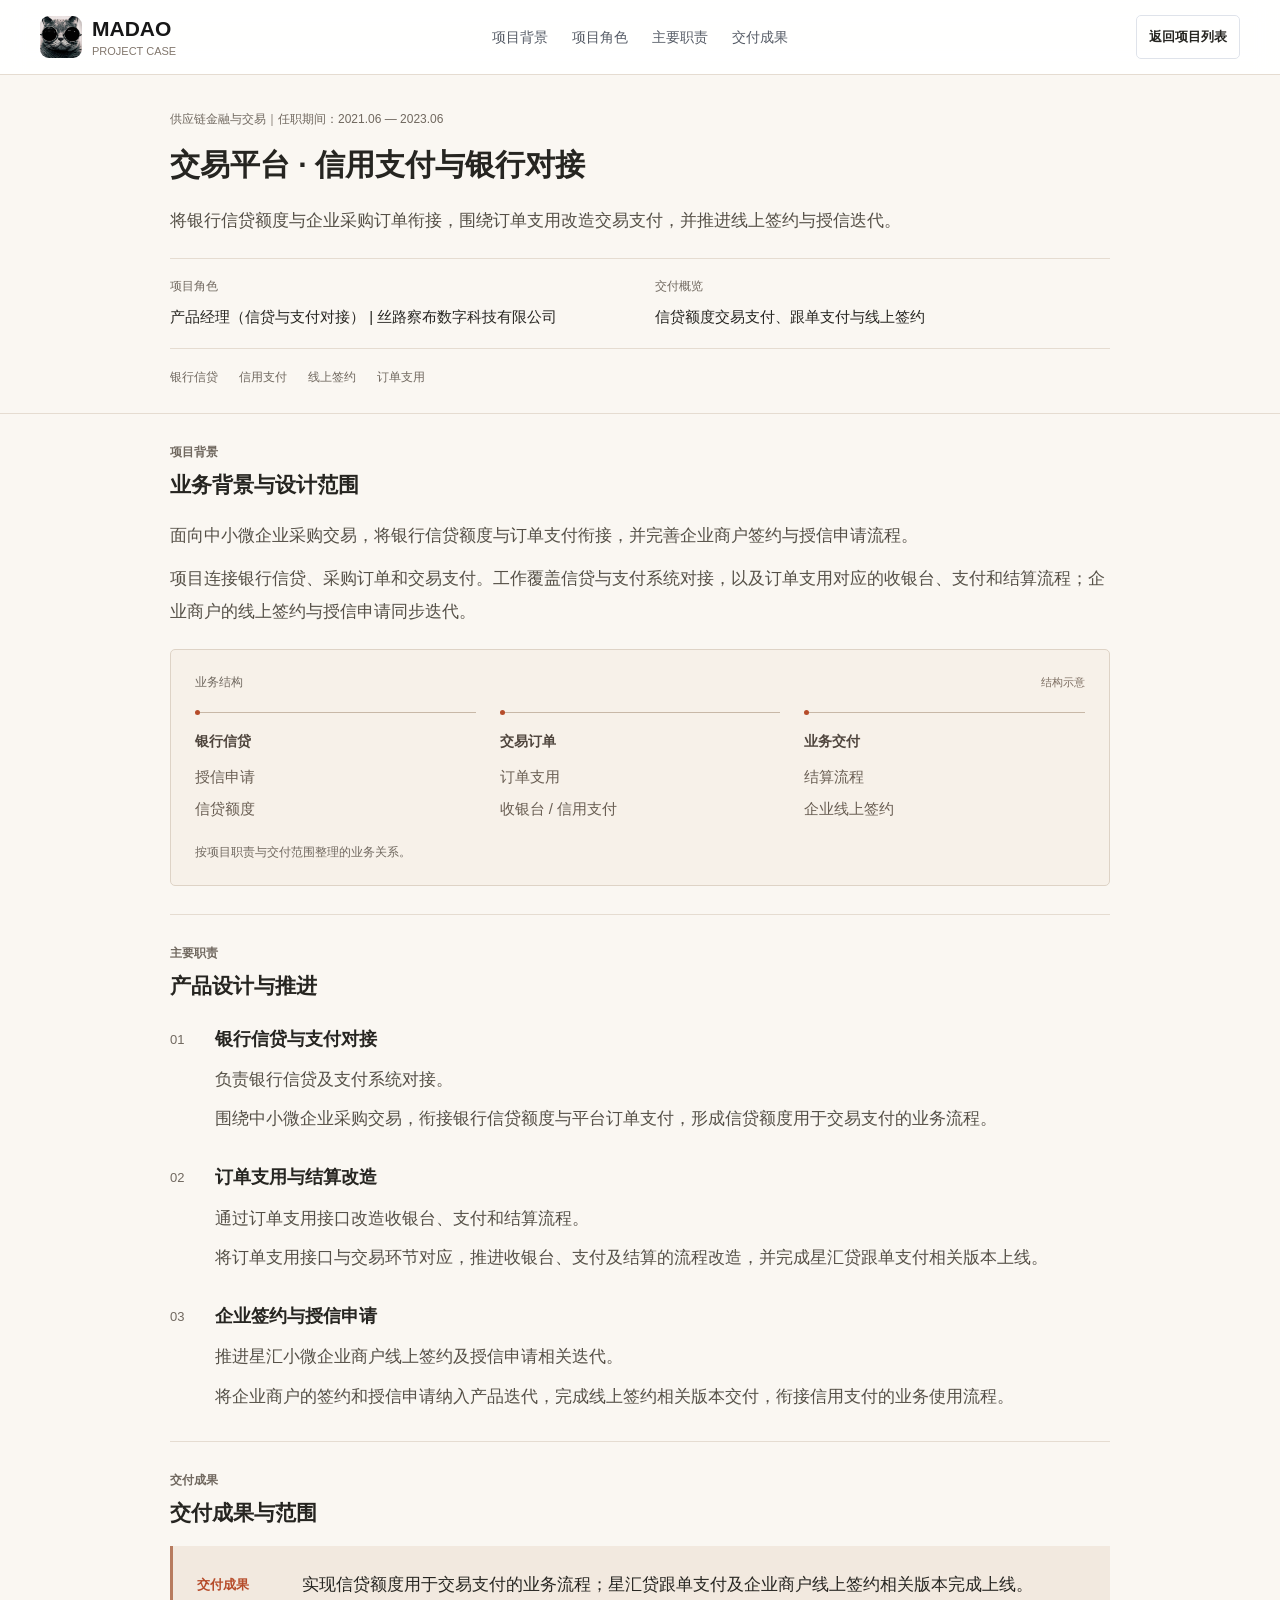
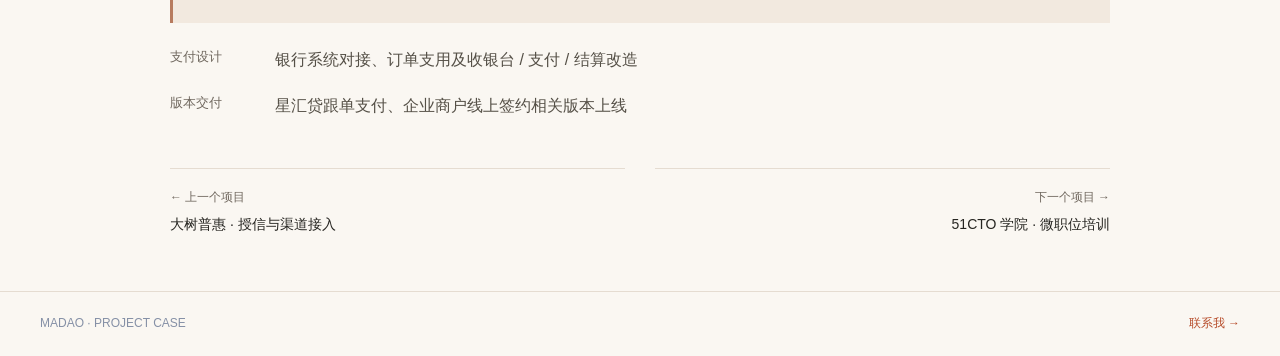
<file: projects/b2b-platform/index.html>
<!DOCTYPE html>
<html lang="zh-CN"><head><meta http-equiv="Content-Security-Policy" content="upgrade-insecure-requests"><meta charset="utf-8"><meta name="viewport" content="width=device-width, initial-scale=1"><link rel="preload" href="[data-uri]" as="image"><link rel="stylesheet" href="/assets/index-SglAvg2i.css" data-rsc-css-href="/assets/index-SglAvg2i.css" data-precedence="vite-rsc/importer-resources"><title>交易平台信用支付与银行对接｜MADAO</title><meta name="description" content="面向中小微企业采购交易，将银行信贷额度与订单支付衔接，并完善企业商户签约与授信申请流程。"><meta name="application-name" content="MADAO 的面试工作简介"><meta name="author" content="MADAO"><meta name="creator" content="MADAO"><meta property="og:title" content="交易平台信用支付与银行对接"><meta property="og:description" content="面向中小微企业采购交易，将银行信贷额度与订单支付衔接，并完善企业商户签约与授信申请流程。"><meta property="og:site_name" content="MADAO 的面试工作简介"><meta property="og:type" content="website"><meta property="og:locale" content="zh_CN"><meta property="og:image" content="https://yangshuai.work/og-bright.png"><meta property="og:image:width" content="1680"><meta property="og:image:height" content="941"><meta property="og:image:alt" content="MADAO 资深产品经理 / 产品负责人"><meta name="twitter:card" content="summary_large_image"><meta name="twitter:title" content="交易平台信用支付与银行对接"><meta name="twitter:description" content="面向中小微企业采购交易，将银行信贷额度与订单支付衔接，并完善企业商户签约与授信申请流程。"><meta name="twitter:image" content="https://yangshuai.work/og-bright.png"><link rel="canonical" href="https://yangshuai.work/projects/b2b-platform"><meta name="content-version" content="2026-10-04-resumes-v1"><link rel="stylesheet" href="/assets/resume-update-20261004.css"><link rel="stylesheet" href="/assets/portfolio-design-20261004.css"><link rel="stylesheet" href="/assets/gallery-design-20261006.css"><link rel="icon" type="image/jpeg" href="/cat-avatar.jpg"><link rel="stylesheet" href="/assets/editorial-refinement-20261007.css"></head><body><header class="detail-header"><div class="shell detail-nav"><a class="brand" href="/#top"><img src="[data-uri]" alt=""><span><strong>MADAO</strong><small>PROJECT CASE</small></span></a><nav aria-label="项目详情导航"><a href="#background">项目背景</a><a href="#role">项目角色</a><a href="#work">主要职责</a><a href="#results">交付成果</a></nav><a class="detail-back" href="/#cases">返回项目列表</a></div></header><main class="project-detail detail-focused" id="main-content"><section class="project-hero detail-focus-hero" id="overview"><div class="shell detail-reading"><p class="project-eyebrow">供应链金融与交易｜任职期间：2021.06 — 2023.06</p><h1>交易平台 · 信用支付与银行对接</h1><p class="project-summary">将银行信贷额度与企业采购订单衔接，围绕订单支用改造交易支付，并推进线上签约与授信迭代。</p><dl class="detail-facts" id="role"><div><dt>项目角色</dt><dd>产品经理（信贷与支付对接）  |  丝路察布数字科技有限公司</dd></div><div><dt>交付概览</dt><dd>信贷额度交易支付、跟单支付与线上签约</dd></div></dl><div class="project-tags"><span>银行信贷</span><span>信用支付</span><span>线上签约</span><span>订单支用</span></div></div></section><section class="project-section shell detail-reading detail-background" id="background"><div class="detail-section-heading"><span>01</span><div><p>项目背景</p><h2>业务背景与设计范围</h2></div></div><p class="project-copy">面向中小微企业采购交易，将银行信贷额度与订单支付衔接，并完善企业商户签约与授信申请流程。</p><p class="project-context">项目连接银行信贷、采购订单和交易支付。工作覆盖信贷与支付系统对接，以及订单支用对应的收银台、支付和结算流程；企业商户的线上签约与授信申请同步迭代。</p><figure class="business-map business-map-full" aria-label="交易平台 · 信用支付与银行对接业务结构示意"><div class="business-map-heading"><span>业务结构</span><span class="business-map-note">结构示意</span></div><div class="business-map-groups"><div class="business-map-group"><p>银行信贷</p><div><span>授信申请</span><span>信贷额度</span></div></div><div class="business-map-group"><p>交易订单</p><div><span>订单支用</span><span>收银台 / 信用支付</span></div></div><div class="business-map-group"><p>业务交付</p><div><span>结算流程</span><span>企业线上签约</span></div></div></div><figcaption>按项目职责与交付范围整理的业务关系。</figcaption></figure></section><section class="project-section shell detail-reading detail-work" id="work"><div class="detail-section-heading"><div><p>主要职责</p><h2>产品设计与推进</h2></div></div><ol class="detail-steps"><li><span class="detail-step-index">01</span><div><h3>银行信贷与支付对接</h3><p>负责银行信贷及支付系统对接。</p><p class="step-explanation">围绕中小微企业采购交易，衔接银行信贷额度与平台订单支付，形成信贷额度用于交易支付的业务流程。</p></div></li><li><span class="detail-step-index">02</span><div><h3>订单支用与结算改造</h3><p>通过订单支用接口改造收银台、支付和结算流程。</p><p class="step-explanation">将订单支用接口与交易环节对应，推进收银台、支付及结算的流程改造，并完成星汇贷跟单支付相关版本上线。</p></div></li><li><span class="detail-step-index">03</span><div><h3>企业签约与授信申请</h3><p>推进星汇小微企业商户线上签约及授信申请相关迭代。</p><p class="step-explanation">将企业商户的签约和授信申请纳入产品迭代，完成线上签约相关版本交付，衔接信用支付的业务使用流程。</p></div></li></ol></section><section class="project-section shell detail-reading detail-results" id="results"><div class="detail-section-heading"><span>04</span><div><p>交付成果</p><h2>交付成果与范围</h2></div></div><div class="result-panel"><span>交付成果</span><strong>实现信贷额度用于交易支付的业务流程；星汇贷跟单支付及企业商户线上签约相关版本完成上线。</strong></div><dl class="delivery-details"><div><dt>支付设计</dt><dd>银行系统对接、订单支用及收银台 / 支付 / 结算改造</dd></div><div><dt>版本交付</dt><dd>星汇贷跟单支付、企业商户线上签约相关版本上线</dd></div></dl></section><nav class="project-switch shell detail-reading" aria-label="切换项目"><a href="/projects/supply-chain-finance"><span>← 上一个项目</span><strong>大树普惠 · 授信与渠道接入</strong></a><a href="/projects/online-training"><span>下一个项目 →</span><strong>51CTO 学院 · 微职位培训</strong></a></nav></main><footer class="site-footer"><div class="shell"><span>MADAO · PROJECT CASE</span><a href="/#contact">联系我 →</a></div></footer></body></html>
</file>
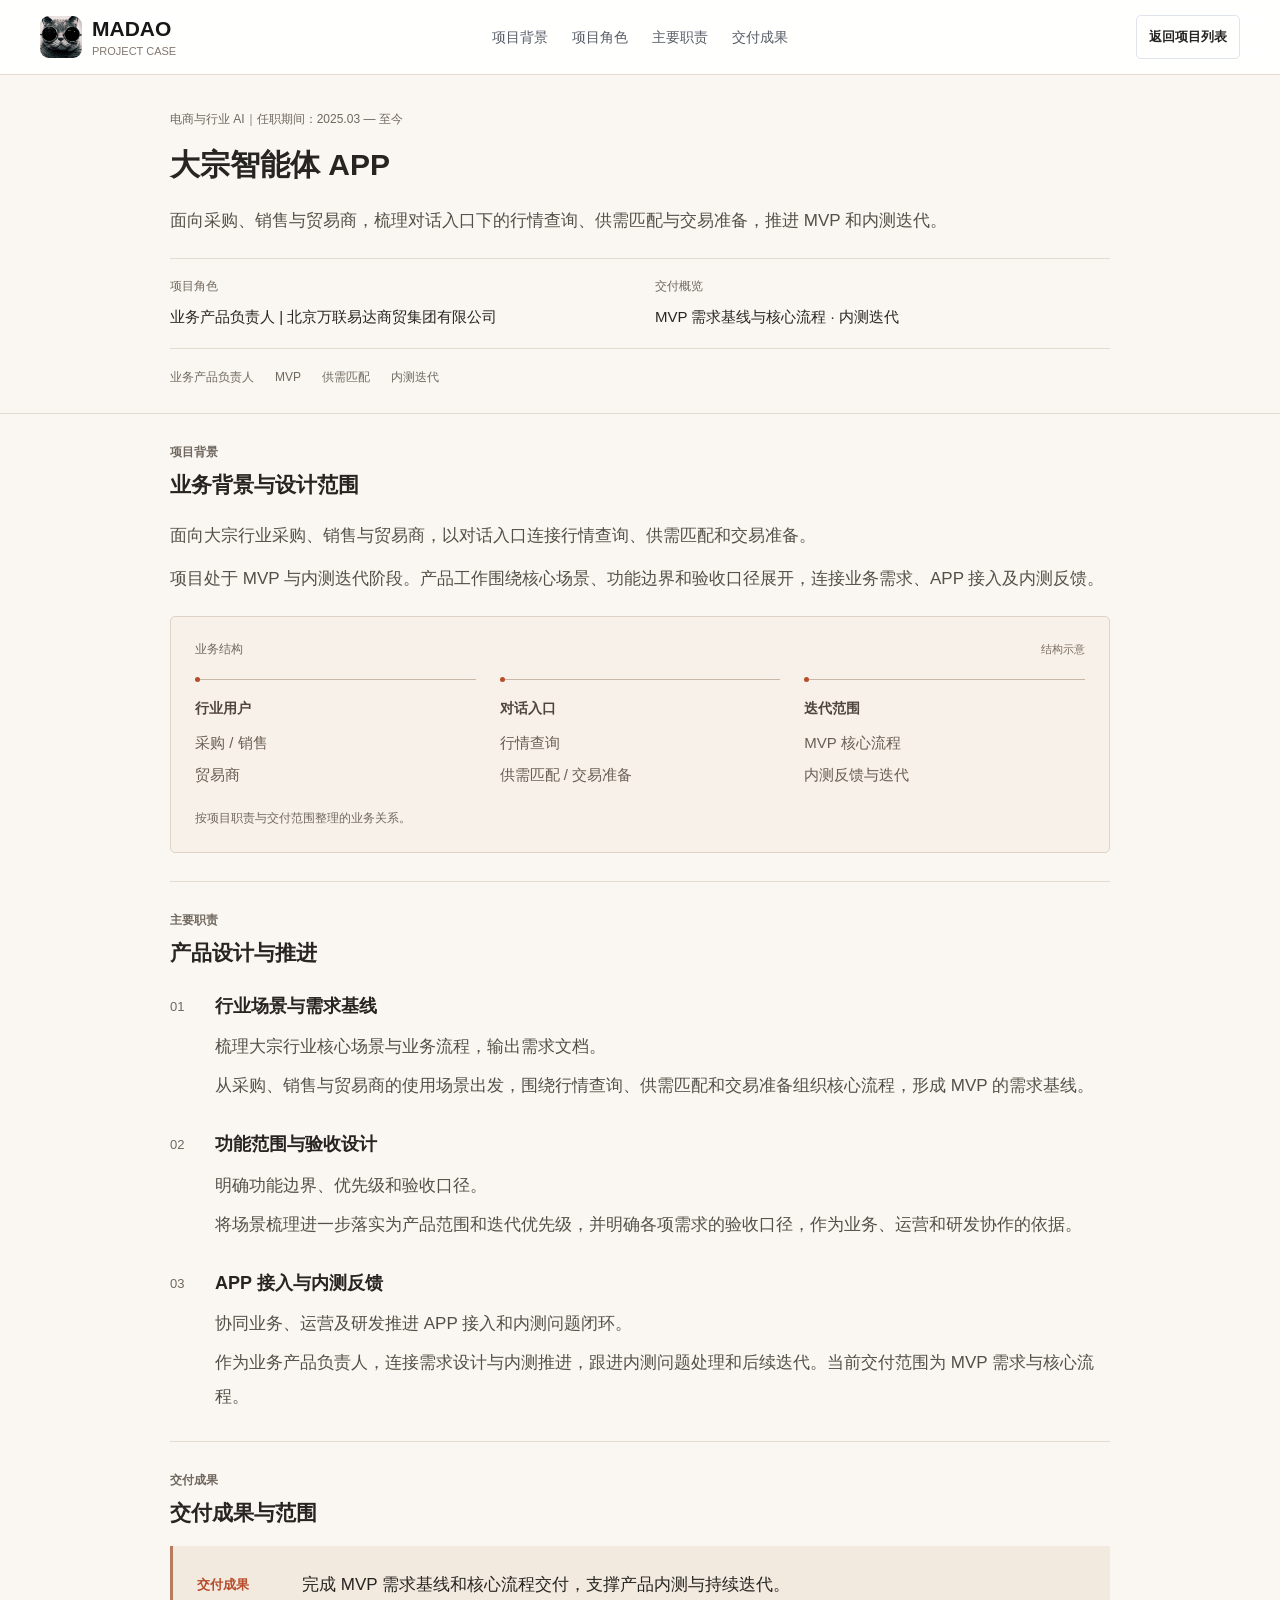
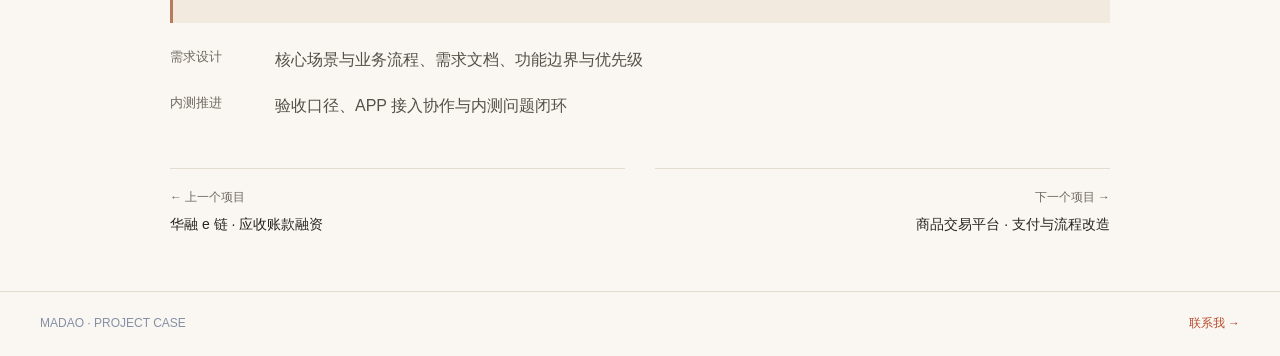
<file: projects/bulk-ai-app/index.html>
<!DOCTYPE html>
<html lang="zh-CN"><head><meta http-equiv="Content-Security-Policy" content="upgrade-insecure-requests"><meta charset="utf-8"><meta name="viewport" content="width=device-width, initial-scale=1"><link rel="preload" href="[data-uri]" as="image"><link rel="stylesheet" href="/assets/index-SglAvg2i.css" data-rsc-css-href="/assets/index-SglAvg2i.css" data-precedence="vite-rsc/importer-resources"><title>大宗智能体 APP｜MADAO</title><meta name="description" content="面向大宗行业采购、销售与贸易商，以对话入口连接行情查询、供需匹配和交易准备。"><meta name="application-name" content="MADAO 的面试工作简介"><meta name="author" content="MADAO"><meta name="creator" content="MADAO"><meta property="og:title" content="大宗智能体 APP"><meta property="og:description" content="面向大宗行业采购、销售与贸易商，以对话入口连接行情查询、供需匹配和交易准备。"><meta property="og:site_name" content="MADAO 的面试工作简介"><meta property="og:type" content="website"><meta property="og:locale" content="zh_CN"><meta property="og:image" content="https://yangshuai.work/og-bright.png"><meta property="og:image:width" content="1680"><meta property="og:image:height" content="941"><meta property="og:image:alt" content="MADAO 资深产品经理 / 产品负责人"><meta name="twitter:card" content="summary_large_image"><meta name="twitter:title" content="大宗智能体 APP"><meta name="twitter:description" content="面向大宗行业采购、销售与贸易商，以对话入口连接行情查询、供需匹配和交易准备。"><meta name="twitter:image" content="https://yangshuai.work/og-bright.png"><link rel="canonical" href="https://yangshuai.work/projects/bulk-ai-app"><meta name="content-version" content="2026-10-04-resumes-v1"><link rel="stylesheet" href="/assets/resume-update-20261004.css"><link rel="stylesheet" href="/assets/portfolio-design-20261004.css"><link rel="stylesheet" href="/assets/gallery-design-20261006.css"><link rel="icon" type="image/jpeg" href="/cat-avatar.jpg"><link rel="stylesheet" href="/assets/editorial-refinement-20261007.css"></head><body><header class="detail-header"><div class="shell detail-nav"><a class="brand" href="/#top"><img src="[data-uri]" alt=""><span><strong>MADAO</strong><small>PROJECT CASE</small></span></a><nav aria-label="项目详情导航"><a href="#background">项目背景</a><a href="#role">项目角色</a><a href="#work">主要职责</a><a href="#results">交付成果</a></nav><a class="detail-back" href="/#cases">返回项目列表</a></div></header><main class="project-detail detail-focused" id="main-content"><section class="project-hero detail-focus-hero" id="overview"><div class="shell detail-reading"><p class="project-eyebrow">电商与行业 AI｜任职期间：2025.03 — 至今</p><h1>大宗智能体 APP</h1><p class="project-summary">面向采购、销售与贸易商，梳理对话入口下的行情查询、供需匹配与交易准备，推进 MVP 和内测迭代。</p><dl class="detail-facts" id="role"><div><dt>项目角色</dt><dd>业务产品负责人  |  北京万联易达商贸集团有限公司</dd></div><div><dt>交付概览</dt><dd>MVP 需求基线与核心流程 · 内测迭代</dd></div></dl><div class="project-tags"><span>业务产品负责人</span><span>MVP</span><span>供需匹配</span><span>内测迭代</span></div></div></section><section class="project-section shell detail-reading detail-background" id="background"><div class="detail-section-heading"><span>01</span><div><p>项目背景</p><h2>业务背景与设计范围</h2></div></div><p class="project-copy">面向大宗行业采购、销售与贸易商，以对话入口连接行情查询、供需匹配和交易准备。</p><p class="project-context">项目处于 MVP 与内测迭代阶段。产品工作围绕核心场景、功能边界和验收口径展开，连接业务需求、APP 接入及内测反馈。</p><figure class="business-map business-map-full" aria-label="大宗智能体 APP业务结构示意"><div class="business-map-heading"><span>业务结构</span><span class="business-map-note">结构示意</span></div><div class="business-map-groups"><div class="business-map-group"><p>行业用户</p><div><span>采购 / 销售</span><span>贸易商</span></div></div><div class="business-map-group"><p>对话入口</p><div><span>行情查询</span><span>供需匹配 / 交易准备</span></div></div><div class="business-map-group"><p>迭代范围</p><div><span>MVP 核心流程</span><span>内测反馈与迭代</span></div></div></div><figcaption>按项目职责与交付范围整理的业务关系。</figcaption></figure></section><section class="project-section shell detail-reading detail-work" id="work"><div class="detail-section-heading"><div><p>主要职责</p><h2>产品设计与推进</h2></div></div><ol class="detail-steps"><li><span class="detail-step-index">01</span><div><h3>行业场景与需求基线</h3><p>梳理大宗行业核心场景与业务流程，输出需求文档。</p><p class="step-explanation">从采购、销售与贸易商的使用场景出发，围绕行情查询、供需匹配和交易准备组织核心流程，形成 MVP 的需求基线。</p></div></li><li><span class="detail-step-index">02</span><div><h3>功能范围与验收设计</h3><p>明确功能边界、优先级和验收口径。</p><p class="step-explanation">将场景梳理进一步落实为产品范围和迭代优先级，并明确各项需求的验收口径，作为业务、运营和研发协作的依据。</p></div></li><li><span class="detail-step-index">03</span><div><h3>APP 接入与内测反馈</h3><p>协同业务、运营及研发推进 APP 接入和内测问题闭环。</p><p class="step-explanation">作为业务产品负责人，连接需求设计与内测推进，跟进内测问题处理和后续迭代。当前交付范围为 MVP 需求与核心流程。</p></div></li></ol></section><section class="project-section shell detail-reading detail-results" id="results"><div class="detail-section-heading"><span>04</span><div><p>交付成果</p><h2>交付成果与范围</h2></div></div><div class="result-panel"><span>交付成果</span><strong>完成 MVP 需求基线和核心流程交付，支撑产品内测与持续迭代。</strong></div><dl class="delivery-details"><div><dt>需求设计</dt><dd>核心场景与业务流程、需求文档、功能边界与优先级</dd></div><div><dt>内测推进</dt><dd>验收口径、APP 接入协作与内测问题闭环</dd></div></dl></section><nav class="project-switch shell detail-reading" aria-label="切换项目"><a href="/projects/huarong-echain"><span>← 上一个项目</span><strong>华融 e 链 · 应收账款融资</strong></a><a href="/projects/industry-trade-finance"><span>下一个项目 →</span><strong>商品交易平台 · 支付与流程改造</strong></a></nav></main><footer class="site-footer"><div class="shell"><span>MADAO · PROJECT CASE</span><a href="/#contact">联系我 →</a></div></footer></body></html>
</file>
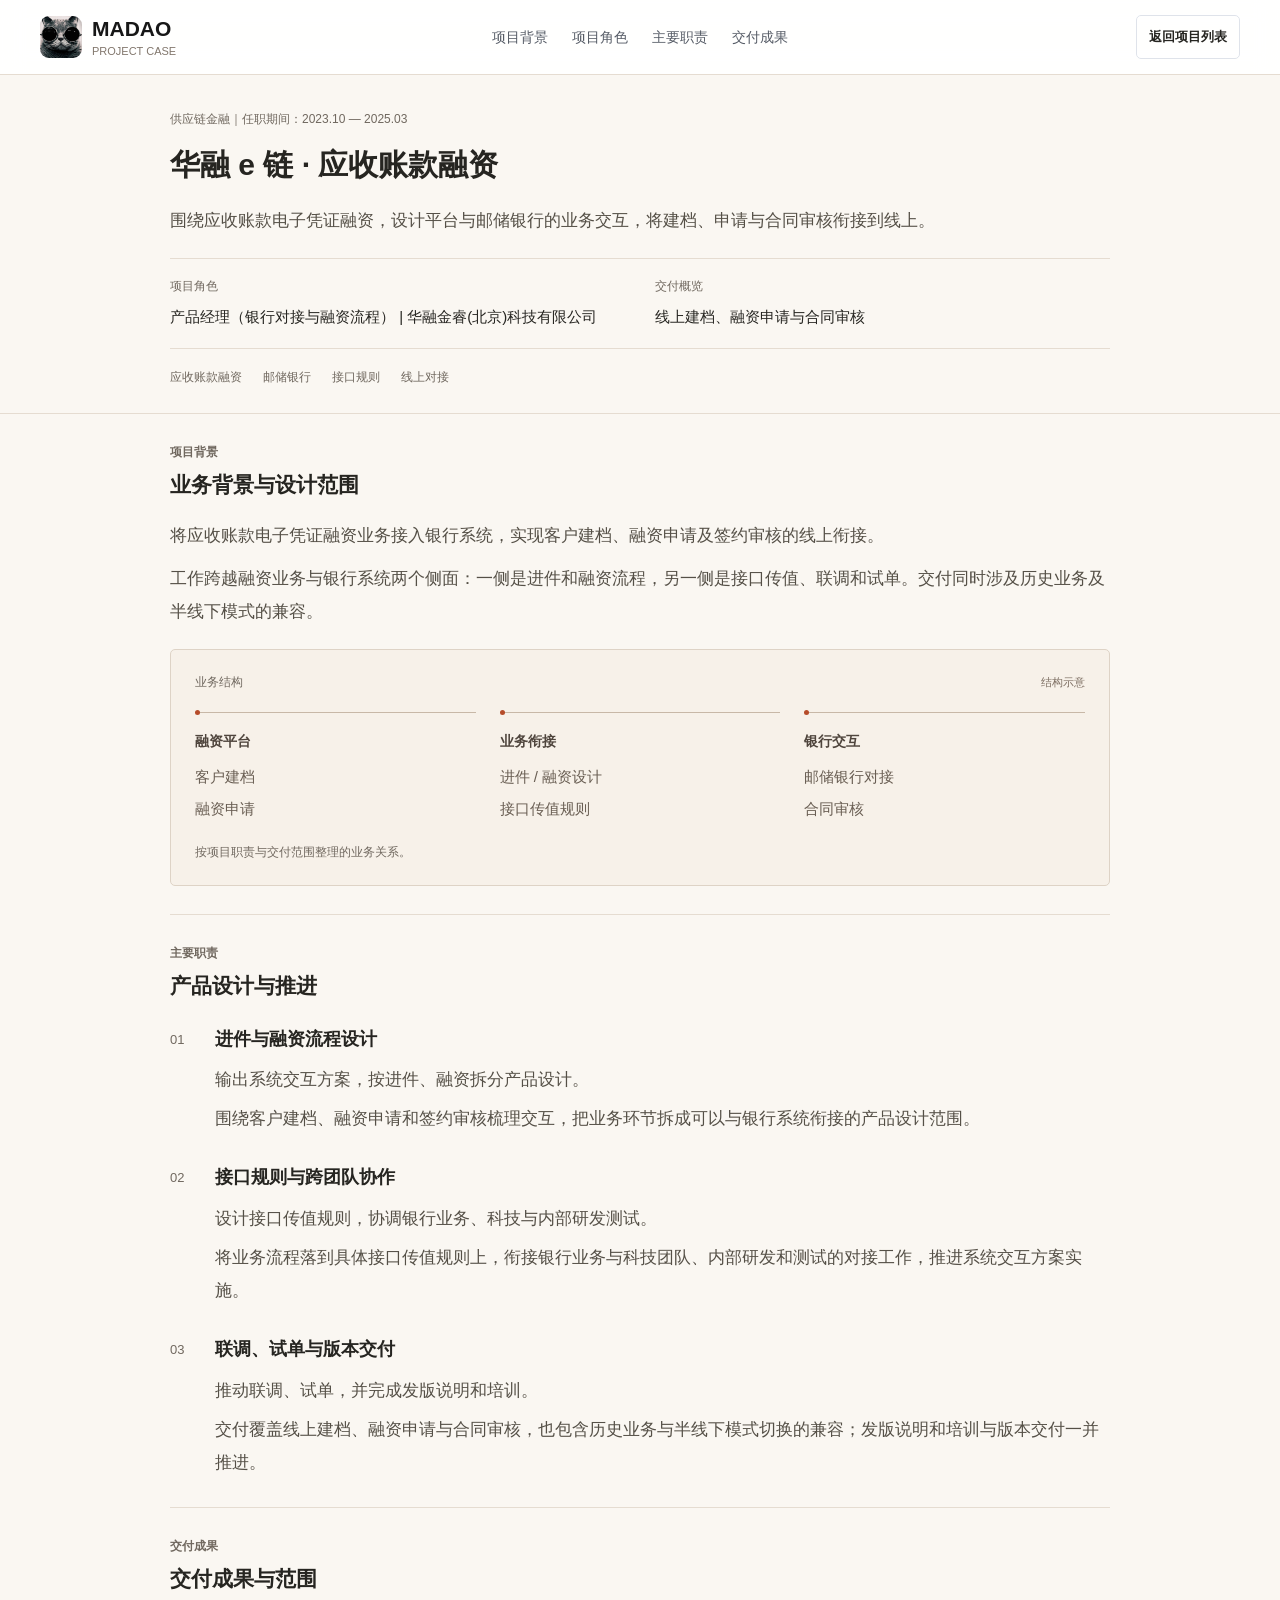
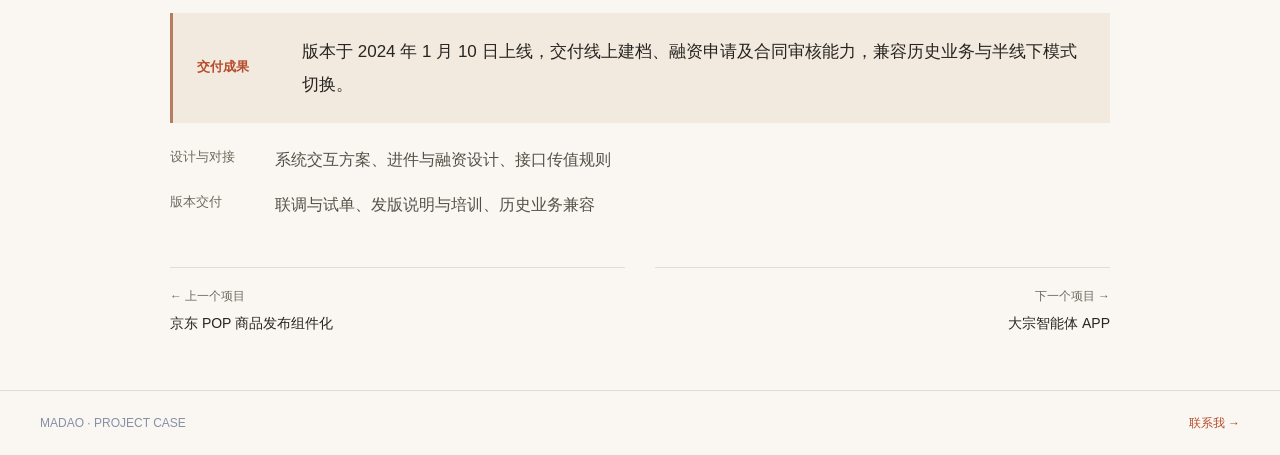
<file: projects/huarong-echain/index.html>
<!DOCTYPE html>
<html lang="zh-CN"><head><meta http-equiv="Content-Security-Policy" content="upgrade-insecure-requests"><meta charset="utf-8"><meta name="viewport" content="width=device-width, initial-scale=1"><link rel="preload" href="[data-uri]" as="image"><link rel="stylesheet" href="/assets/index-SglAvg2i.css" data-rsc-css-href="/assets/index-SglAvg2i.css" data-precedence="vite-rsc/importer-resources"><title>华融 e 链应收账款融资与邮储银行线上对接｜MADAO</title><meta name="description" content="将应收账款电子凭证融资业务接入银行系统，实现客户建档、融资申请及签约审核的线上衔接。"><meta name="application-name" content="MADAO 的面试工作简介"><meta name="author" content="MADAO"><meta name="creator" content="MADAO"><meta property="og:title" content="华融 e 链应收账款融资与邮储银行线上对接"><meta property="og:description" content="将应收账款电子凭证融资业务接入银行系统，实现客户建档、融资申请及签约审核的线上衔接。"><meta property="og:site_name" content="MADAO 的面试工作简介"><meta property="og:type" content="website"><meta property="og:locale" content="zh_CN"><meta property="og:image" content="https://yangshuai.work/og-bright.png"><meta property="og:image:width" content="1680"><meta property="og:image:height" content="941"><meta property="og:image:alt" content="MADAO 资深产品经理 / 产品负责人"><meta name="twitter:card" content="summary_large_image"><meta name="twitter:title" content="华融 e 链应收账款融资与邮储银行线上对接"><meta name="twitter:description" content="将应收账款电子凭证融资业务接入银行系统，实现客户建档、融资申请及签约审核的线上衔接。"><meta name="twitter:image" content="https://yangshuai.work/og-bright.png"><link rel="canonical" href="https://yangshuai.work/projects/huarong-echain"><meta name="content-version" content="2026-10-04-resumes-v1"><link rel="stylesheet" href="/assets/resume-update-20261004.css"><link rel="stylesheet" href="/assets/portfolio-design-20261004.css"><link rel="stylesheet" href="/assets/gallery-design-20261006.css"><link rel="icon" type="image/jpeg" href="/cat-avatar.jpg"><link rel="stylesheet" href="/assets/editorial-refinement-20261007.css"></head><body><header class="detail-header"><div class="shell detail-nav"><a class="brand" href="/#top"><img src="[data-uri]" alt=""><span><strong>MADAO</strong><small>PROJECT CASE</small></span></a><nav aria-label="项目详情导航"><a href="#background">项目背景</a><a href="#role">项目角色</a><a href="#work">主要职责</a><a href="#results">交付成果</a></nav><a class="detail-back" href="/#cases">返回项目列表</a></div></header><main class="project-detail detail-focused" id="main-content"><section class="project-hero detail-focus-hero" id="overview"><div class="shell detail-reading"><p class="project-eyebrow">供应链金融｜任职期间：2023.10 — 2025.03</p><h1>华融 e 链 · 应收账款融资</h1><p class="project-summary">围绕应收账款电子凭证融资，设计平台与邮储银行的业务交互，将建档、申请与合同审核衔接到线上。</p><dl class="detail-facts" id="role"><div><dt>项目角色</dt><dd>产品经理（银行对接与融资流程）  |  华融金睿(北京)科技有限公司</dd></div><div><dt>交付概览</dt><dd>线上建档、融资申请与合同审核</dd></div></dl><div class="project-tags"><span>应收账款融资</span><span>邮储银行</span><span>接口规则</span><span>线上对接</span></div></div></section><section class="project-section shell detail-reading detail-background" id="background"><div class="detail-section-heading"><span>01</span><div><p>项目背景</p><h2>业务背景与设计范围</h2></div></div><p class="project-copy">将应收账款电子凭证融资业务接入银行系统，实现客户建档、融资申请及签约审核的线上衔接。</p><p class="project-context">工作跨越融资业务与银行系统两个侧面：一侧是进件和融资流程，另一侧是接口传值、联调和试单。交付同时涉及历史业务及半线下模式的兼容。</p><figure class="business-map business-map-full" aria-label="华融 e 链 · 应收账款融资业务结构示意"><div class="business-map-heading"><span>业务结构</span><span class="business-map-note">结构示意</span></div><div class="business-map-groups"><div class="business-map-group"><p>融资平台</p><div><span>客户建档</span><span>融资申请</span></div></div><div class="business-map-group"><p>业务衔接</p><div><span>进件 / 融资设计</span><span>接口传值规则</span></div></div><div class="business-map-group"><p>银行交互</p><div><span>邮储银行对接</span><span>合同审核</span></div></div></div><figcaption>按项目职责与交付范围整理的业务关系。</figcaption></figure></section><section class="project-section shell detail-reading detail-work" id="work"><div class="detail-section-heading"><div><p>主要职责</p><h2>产品设计与推进</h2></div></div><ol class="detail-steps"><li><span class="detail-step-index">01</span><div><h3>进件与融资流程设计</h3><p>输出系统交互方案，按进件、融资拆分产品设计。</p><p class="step-explanation">围绕客户建档、融资申请和签约审核梳理交互，把业务环节拆成可以与银行系统衔接的产品设计范围。</p></div></li><li><span class="detail-step-index">02</span><div><h3>接口规则与跨团队协作</h3><p>设计接口传值规则，协调银行业务、科技与内部研发测试。</p><p class="step-explanation">将业务流程落到具体接口传值规则上，衔接银行业务与科技团队、内部研发和测试的对接工作，推进系统交互方案实施。</p></div></li><li><span class="detail-step-index">03</span><div><h3>联调、试单与版本交付</h3><p>推动联调、试单，并完成发版说明和培训。</p><p class="step-explanation">交付覆盖线上建档、融资申请与合同审核，也包含历史业务与半线下模式切换的兼容；发版说明和培训与版本交付一并推进。</p></div></li></ol></section><section class="project-section shell detail-reading detail-results" id="results"><div class="detail-section-heading"><span>04</span><div><p>交付成果</p><h2>交付成果与范围</h2></div></div><div class="result-panel"><span>交付成果</span><strong>版本于 2024 年 1 月 10 日上线，交付线上建档、融资申请及合同审核能力，兼容历史业务与半线下模式切换。</strong></div><dl class="delivery-details"><div><dt>设计与对接</dt><dd>系统交互方案、进件与融资设计、接口传值规则</dd></div><div><dt>版本交付</dt><dd>联调与试单、发版说明与培训、历史业务兼容</dd></div></dl></section><nav class="project-switch shell detail-reading" aria-label="切换项目"><a href="/projects/jd-merchant-products"><span>← 上一个项目</span><strong>京东 POP 商品发布组件化</strong></a><a href="/projects/bulk-ai-app"><span>下一个项目 →</span><strong>大宗智能体 APP</strong></a></nav></main><footer class="site-footer"><div class="shell"><span>MADAO · PROJECT CASE</span><a href="/#contact">联系我 →</a></div></footer></body></html>
</file>
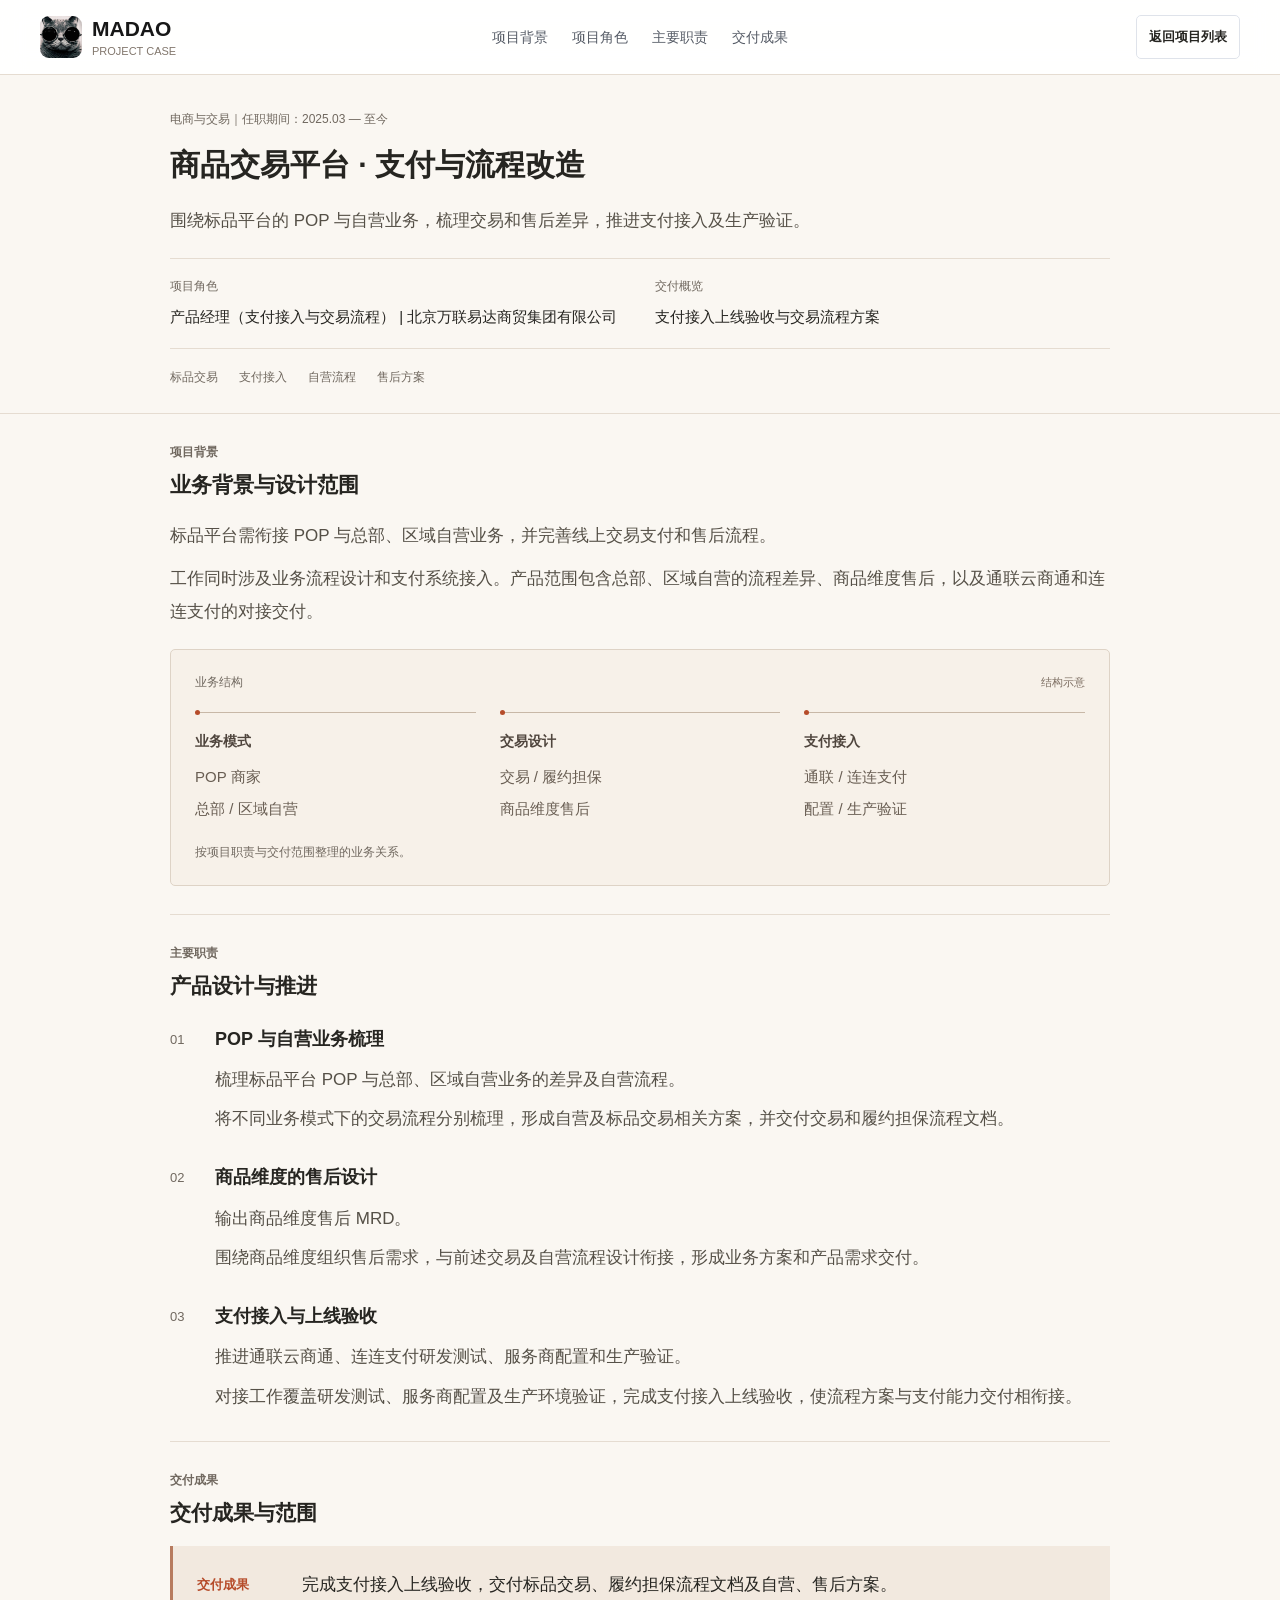
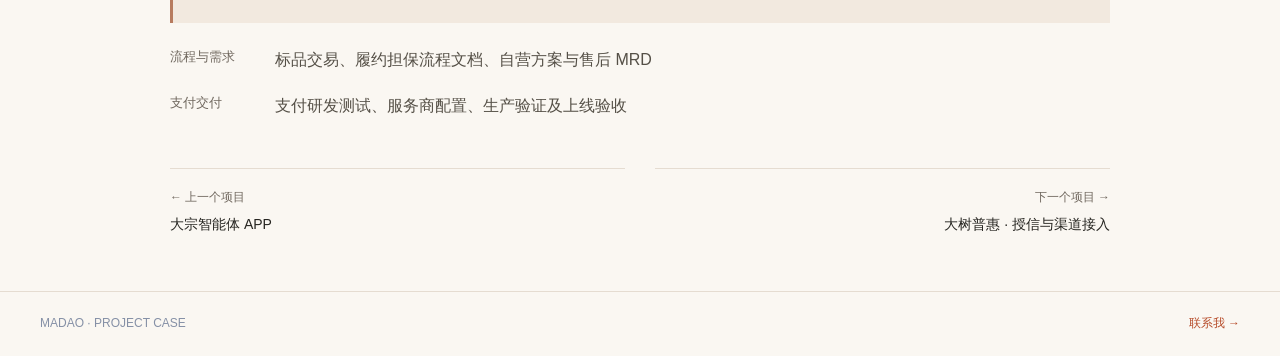
<file: projects/industry-trade-finance/index.html>
<!DOCTYPE html>
<html lang="zh-CN"><head><meta http-equiv="Content-Security-Policy" content="upgrade-insecure-requests"><meta charset="utf-8"><meta name="viewport" content="width=device-width, initial-scale=1"><link rel="preload" href="[data-uri]" as="image"><link rel="stylesheet" href="/assets/index-SglAvg2i.css" data-rsc-css-href="/assets/index-SglAvg2i.css" data-precedence="vite-rsc/importer-resources"><title>商品交易平台支付接入与标品流程改造｜MADAO</title><meta name="description" content="标品平台需衔接 POP 与总部、区域自营业务，并完善线上交易支付和售后流程。"><meta name="application-name" content="MADAO 的面试工作简介"><meta name="author" content="MADAO"><meta name="creator" content="MADAO"><meta property="og:title" content="商品交易平台支付接入与标品流程改造"><meta property="og:description" content="标品平台需衔接 POP 与总部、区域自营业务，并完善线上交易支付和售后流程。"><meta property="og:site_name" content="MADAO 的面试工作简介"><meta property="og:type" content="website"><meta property="og:locale" content="zh_CN"><meta property="og:image" content="https://yangshuai.work/og-bright.png"><meta property="og:image:width" content="1680"><meta property="og:image:height" content="941"><meta property="og:image:alt" content="MADAO 资深产品经理 / 产品负责人"><meta name="twitter:card" content="summary_large_image"><meta name="twitter:title" content="商品交易平台支付接入与标品流程改造"><meta name="twitter:description" content="标品平台需衔接 POP 与总部、区域自营业务，并完善线上交易支付和售后流程。"><meta name="twitter:image" content="https://yangshuai.work/og-bright.png"><link rel="canonical" href="https://yangshuai.work/projects/industry-trade-finance"><meta name="content-version" content="2026-10-04-resumes-v1"><link rel="stylesheet" href="/assets/resume-update-20261004.css"><link rel="stylesheet" href="/assets/portfolio-design-20261004.css"><link rel="stylesheet" href="/assets/gallery-design-20261006.css"><link rel="icon" type="image/jpeg" href="/cat-avatar.jpg"><link rel="stylesheet" href="/assets/editorial-refinement-20261007.css"></head><body><header class="detail-header"><div class="shell detail-nav"><a class="brand" href="/#top"><img src="[data-uri]" alt=""><span><strong>MADAO</strong><small>PROJECT CASE</small></span></a><nav aria-label="项目详情导航"><a href="#background">项目背景</a><a href="#role">项目角色</a><a href="#work">主要职责</a><a href="#results">交付成果</a></nav><a class="detail-back" href="/#cases">返回项目列表</a></div></header><main class="project-detail detail-focused" id="main-content"><section class="project-hero detail-focus-hero" id="overview"><div class="shell detail-reading"><p class="project-eyebrow">电商与交易｜任职期间：2025.03 — 至今</p><h1>商品交易平台 · 支付与流程改造</h1><p class="project-summary">围绕标品平台的 POP 与自营业务，梳理交易和售后差异，推进支付接入及生产验证。</p><dl class="detail-facts" id="role"><div><dt>项目角色</dt><dd>产品经理（支付接入与交易流程）  |  北京万联易达商贸集团有限公司</dd></div><div><dt>交付概览</dt><dd>支付接入上线验收与交易流程方案</dd></div></dl><div class="project-tags"><span>标品交易</span><span>支付接入</span><span>自营流程</span><span>售后方案</span></div></div></section><section class="project-section shell detail-reading detail-background" id="background"><div class="detail-section-heading"><span>01</span><div><p>项目背景</p><h2>业务背景与设计范围</h2></div></div><p class="project-copy">标品平台需衔接 POP 与总部、区域自营业务，并完善线上交易支付和售后流程。</p><p class="project-context">工作同时涉及业务流程设计和支付系统接入。产品范围包含总部、区域自营的流程差异、商品维度售后，以及通联云商通和连连支付的对接交付。</p><figure class="business-map business-map-full" aria-label="商品交易平台 · 支付与流程改造业务结构示意"><div class="business-map-heading"><span>业务结构</span><span class="business-map-note">结构示意</span></div><div class="business-map-groups"><div class="business-map-group"><p>业务模式</p><div><span>POP 商家</span><span>总部 / 区域自营</span></div></div><div class="business-map-group"><p>交易设计</p><div><span>交易 / 履约担保</span><span>商品维度售后</span></div></div><div class="business-map-group"><p>支付接入</p><div><span>通联 / 连连支付</span><span>配置 / 生产验证</span></div></div></div><figcaption>按项目职责与交付范围整理的业务关系。</figcaption></figure></section><section class="project-section shell detail-reading detail-work" id="work"><div class="detail-section-heading"><div><p>主要职责</p><h2>产品设计与推进</h2></div></div><ol class="detail-steps"><li><span class="detail-step-index">01</span><div><h3>POP 与自营业务梳理</h3><p>梳理标品平台 POP 与总部、区域自营业务的差异及自营流程。</p><p class="step-explanation">将不同业务模式下的交易流程分别梳理，形成自营及标品交易相关方案，并交付交易和履约担保流程文档。</p></div></li><li><span class="detail-step-index">02</span><div><h3>商品维度的售后设计</h3><p>输出商品维度售后 MRD。</p><p class="step-explanation">围绕商品维度组织售后需求，与前述交易及自营流程设计衔接，形成业务方案和产品需求交付。</p></div></li><li><span class="detail-step-index">03</span><div><h3>支付接入与上线验收</h3><p>推进通联云商通、连连支付研发测试、服务商配置和生产验证。</p><p class="step-explanation">对接工作覆盖研发测试、服务商配置及生产环境验证，完成支付接入上线验收，使流程方案与支付能力交付相衔接。</p></div></li></ol></section><section class="project-section shell detail-reading detail-results" id="results"><div class="detail-section-heading"><span>04</span><div><p>交付成果</p><h2>交付成果与范围</h2></div></div><div class="result-panel"><span>交付成果</span><strong>完成支付接入上线验收，交付标品交易、履约担保流程文档及自营、售后方案。</strong></div><dl class="delivery-details"><div><dt>流程与需求</dt><dd>标品交易、履约担保流程文档、自营方案与售后 MRD</dd></div><div><dt>支付交付</dt><dd>支付研发测试、服务商配置、生产验证及上线验收</dd></div></dl></section><nav class="project-switch shell detail-reading" aria-label="切换项目"><a href="/projects/bulk-ai-app"><span>← 上一个项目</span><strong>大宗智能体 APP</strong></a><a href="/projects/supply-chain-finance"><span>下一个项目 →</span><strong>大树普惠 · 授信与渠道接入</strong></a></nav></main><footer class="site-footer"><div class="shell"><span>MADAO · PROJECT CASE</span><a href="/#contact">联系我 →</a></div></footer></body></html>
</file>
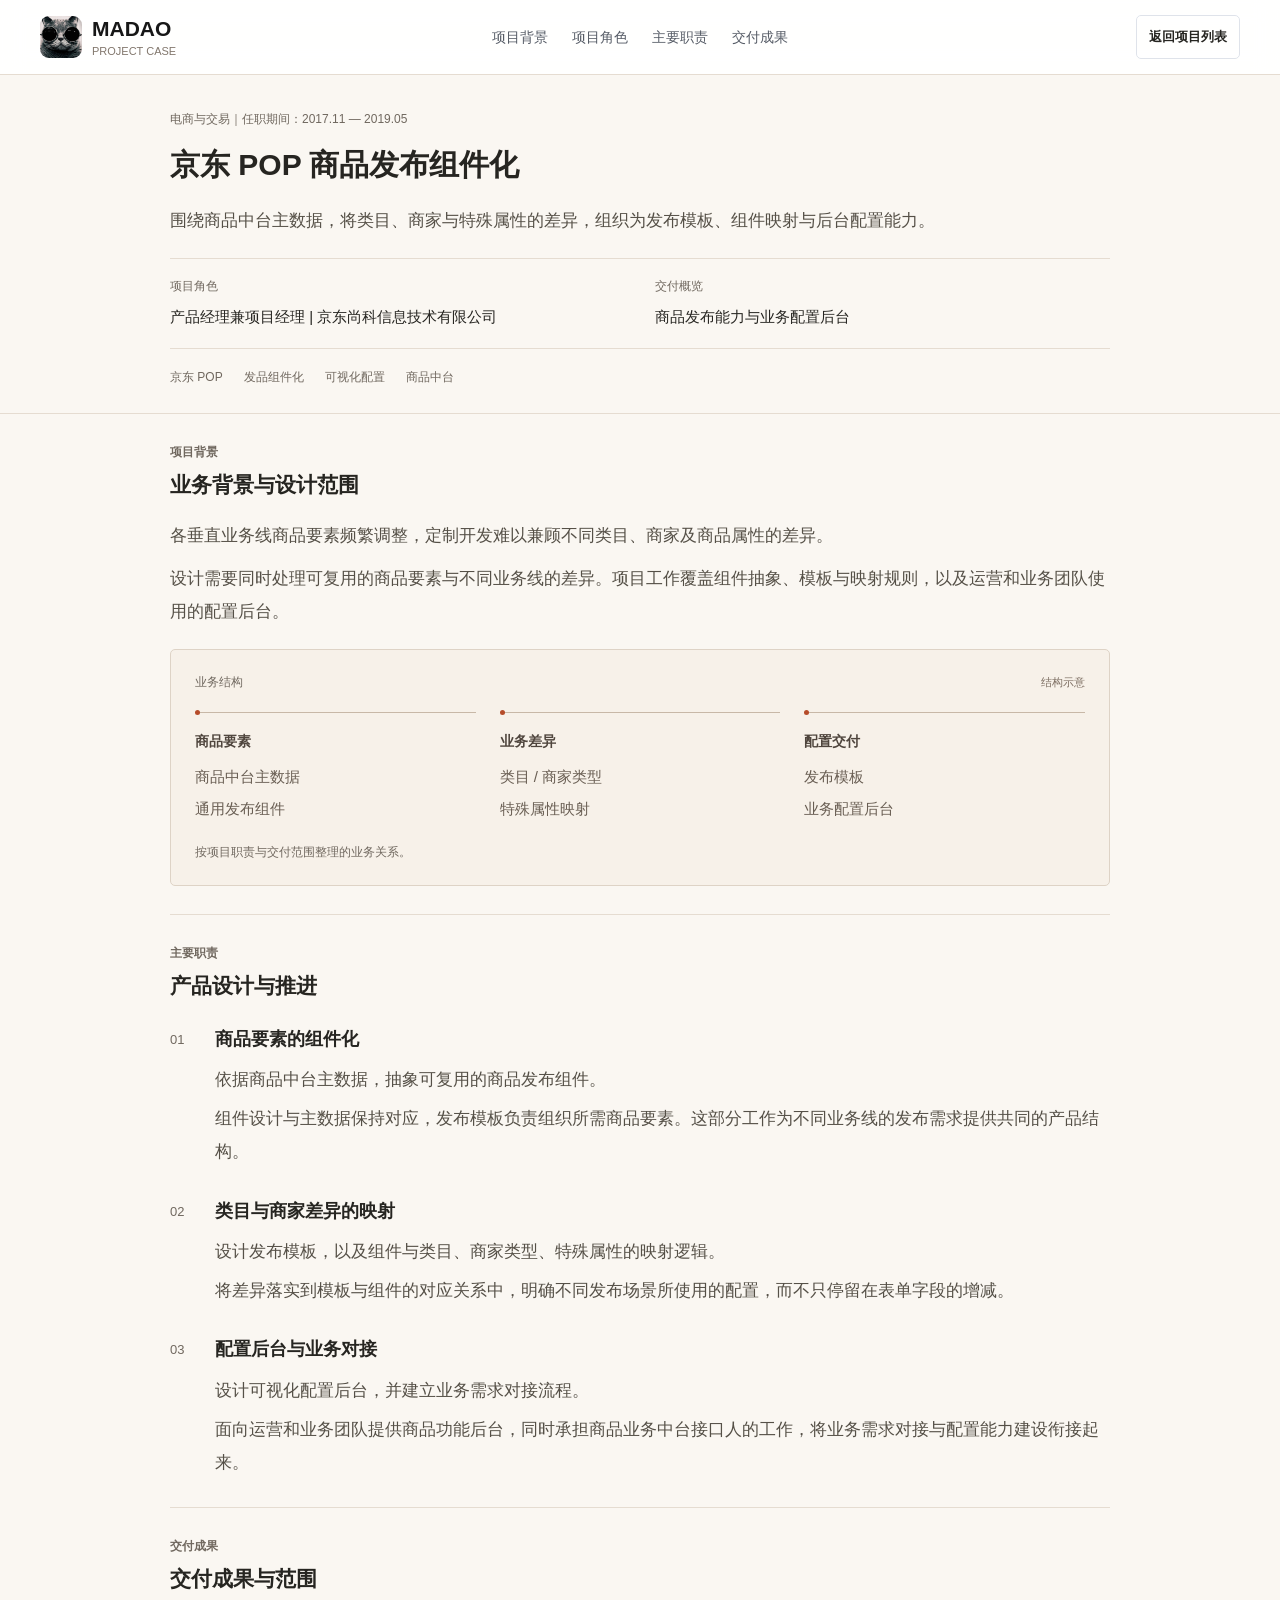
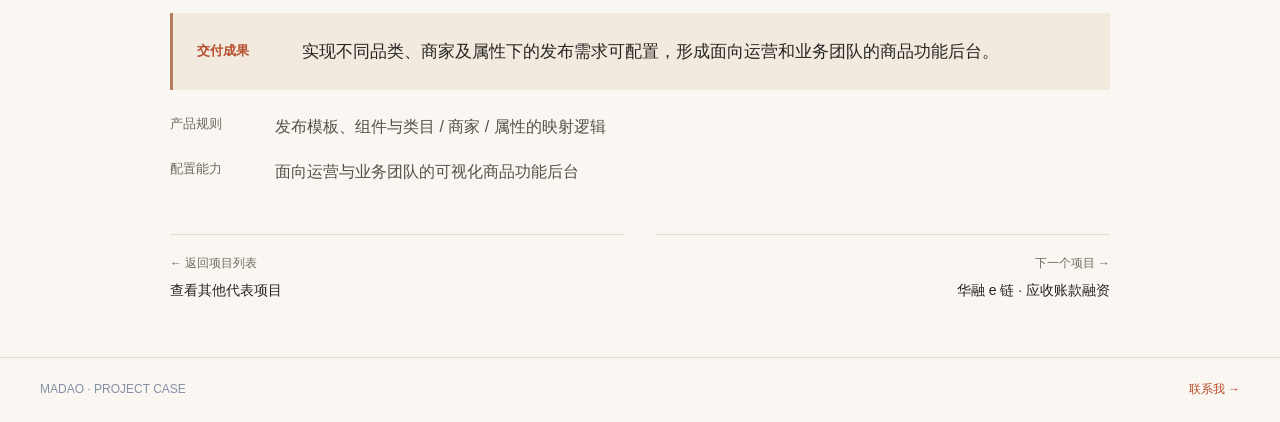
<file: projects/jd-merchant-products/index.html>
<!DOCTYPE html>
<html lang="zh-CN"><head><meta http-equiv="Content-Security-Policy" content="upgrade-insecure-requests"><meta charset="utf-8"><meta name="viewport" content="width=device-width, initial-scale=1"><link rel="preload" href="[data-uri]" as="image"><link rel="stylesheet" href="/assets/index-SglAvg2i.css" data-rsc-css-href="/assets/index-SglAvg2i.css" data-precedence="vite-rsc/importer-resources"><title>京东 POP 商品发布组件化｜MADAO</title><meta name="description" content="各垂直业务线商品要素频繁调整，定制开发难以兼顾不同类目、商家及商品属性的差异。"><meta name="application-name" content="MADAO 的面试工作简介"><meta name="author" content="MADAO"><meta name="creator" content="MADAO"><meta property="og:title" content="京东 POP 商品发布组件化"><meta property="og:description" content="各垂直业务线商品要素频繁调整，定制开发难以兼顾不同类目、商家及商品属性的差异。"><meta property="og:site_name" content="MADAO 的面试工作简介"><meta property="og:type" content="website"><meta property="og:locale" content="zh_CN"><meta property="og:image" content="https://yangshuai.work/og-bright.png"><meta property="og:image:width" content="1680"><meta property="og:image:height" content="941"><meta property="og:image:alt" content="MADAO 资深产品经理 / 产品负责人"><meta name="twitter:card" content="summary_large_image"><meta name="twitter:title" content="京东 POP 商品发布组件化"><meta name="twitter:description" content="各垂直业务线商品要素频繁调整，定制开发难以兼顾不同类目、商家及商品属性的差异。"><meta name="twitter:image" content="https://yangshuai.work/og-bright.png"><link rel="canonical" href="https://yangshuai.work/projects/jd-merchant-products"><meta name="content-version" content="2026-10-04-resumes-v1"><link rel="stylesheet" href="/assets/resume-update-20261004.css"><link rel="stylesheet" href="/assets/portfolio-design-20261004.css"><link rel="stylesheet" href="/assets/gallery-design-20261006.css"><link rel="icon" type="image/jpeg" href="/cat-avatar.jpg"><link rel="stylesheet" href="/assets/editorial-refinement-20261007.css"></head><body><header class="detail-header"><div class="shell detail-nav"><a class="brand" href="/#top"><img src="[data-uri]" alt=""><span><strong>MADAO</strong><small>PROJECT CASE</small></span></a><nav aria-label="项目详情导航"><a href="#background">项目背景</a><a href="#role">项目角色</a><a href="#work">主要职责</a><a href="#results">交付成果</a></nav><a class="detail-back" href="/#cases">返回项目列表</a></div></header><main class="project-detail detail-focused" id="main-content"><section class="project-hero detail-focus-hero" id="overview"><div class="shell detail-reading"><p class="project-eyebrow">电商与交易｜任职期间：2017.11 — 2019.05</p><h1>京东 POP 商品发布组件化</h1><p class="project-summary">围绕商品中台主数据，将类目、商家与特殊属性的差异，组织为发布模板、组件映射与后台配置能力。</p><dl class="detail-facts" id="role"><div><dt>项目角色</dt><dd>产品经理兼项目经理  |  京东尚科信息技术有限公司</dd></div><div><dt>交付概览</dt><dd>商品发布能力与业务配置后台</dd></div></dl><div class="project-tags"><span>京东 POP</span><span>发品组件化</span><span>可视化配置</span><span>商品中台</span></div></div></section><section class="project-section shell detail-reading detail-background" id="background"><div class="detail-section-heading"><span>01</span><div><p>项目背景</p><h2>业务背景与设计范围</h2></div></div><p class="project-copy">各垂直业务线商品要素频繁调整，定制开发难以兼顾不同类目、商家及商品属性的差异。</p><p class="project-context">设计需要同时处理可复用的商品要素与不同业务线的差异。项目工作覆盖组件抽象、模板与映射规则，以及运营和业务团队使用的配置后台。</p><figure class="business-map business-map-full" aria-label="京东 POP 商品发布组件化业务结构示意"><div class="business-map-heading"><span>业务结构</span><span class="business-map-note">结构示意</span></div><div class="business-map-groups"><div class="business-map-group"><p>商品要素</p><div><span>商品中台主数据</span><span>通用发布组件</span></div></div><div class="business-map-group"><p>业务差异</p><div><span>类目 / 商家类型</span><span>特殊属性映射</span></div></div><div class="business-map-group"><p>配置交付</p><div><span>发布模板</span><span>业务配置后台</span></div></div></div><figcaption>按项目职责与交付范围整理的业务关系。</figcaption></figure></section><section class="project-section shell detail-reading detail-work" id="work"><div class="detail-section-heading"><div><p>主要职责</p><h2>产品设计与推进</h2></div></div><ol class="detail-steps"><li><span class="detail-step-index">01</span><div><h3>商品要素的组件化</h3><p>依据商品中台主数据，抽象可复用的商品发布组件。</p><p class="step-explanation">组件设计与主数据保持对应，发布模板负责组织所需商品要素。这部分工作为不同业务线的发布需求提供共同的产品结构。</p></div></li><li><span class="detail-step-index">02</span><div><h3>类目与商家差异的映射</h3><p>设计发布模板，以及组件与类目、商家类型、特殊属性的映射逻辑。</p><p class="step-explanation">将差异落实到模板与组件的对应关系中，明确不同发布场景所使用的配置，而不只停留在表单字段的增减。</p></div></li><li><span class="detail-step-index">03</span><div><h3>配置后台与业务对接</h3><p>设计可视化配置后台，并建立业务需求对接流程。</p><p class="step-explanation">面向运营和业务团队提供商品功能后台，同时承担商品业务中台接口人的工作，将业务需求对接与配置能力建设衔接起来。</p></div></li></ol></section><section class="project-section shell detail-reading detail-results" id="results"><div class="detail-section-heading"><span>04</span><div><p>交付成果</p><h2>交付成果与范围</h2></div></div><div class="result-panel"><span>交付成果</span><strong>实现不同品类、商家及属性下的发布需求可配置，形成面向运营和业务团队的商品功能后台。</strong></div><dl class="delivery-details"><div><dt>产品规则</dt><dd>发布模板、组件与类目 / 商家 / 属性的映射逻辑</dd></div><div><dt>配置能力</dt><dd>面向运营与业务团队的可视化商品功能后台</dd></div></dl></section><nav class="project-switch shell detail-reading" aria-label="切换项目"><a href="/#cases"><span>← 返回项目列表</span><strong>查看其他代表项目</strong></a><a href="/projects/huarong-echain"><span>下一个项目 →</span><strong>华融 e 链 · 应收账款融资</strong></a></nav></main><footer class="site-footer"><div class="shell"><span>MADAO · PROJECT CASE</span><a href="/#contact">联系我 →</a></div></footer></body></html>
</file>
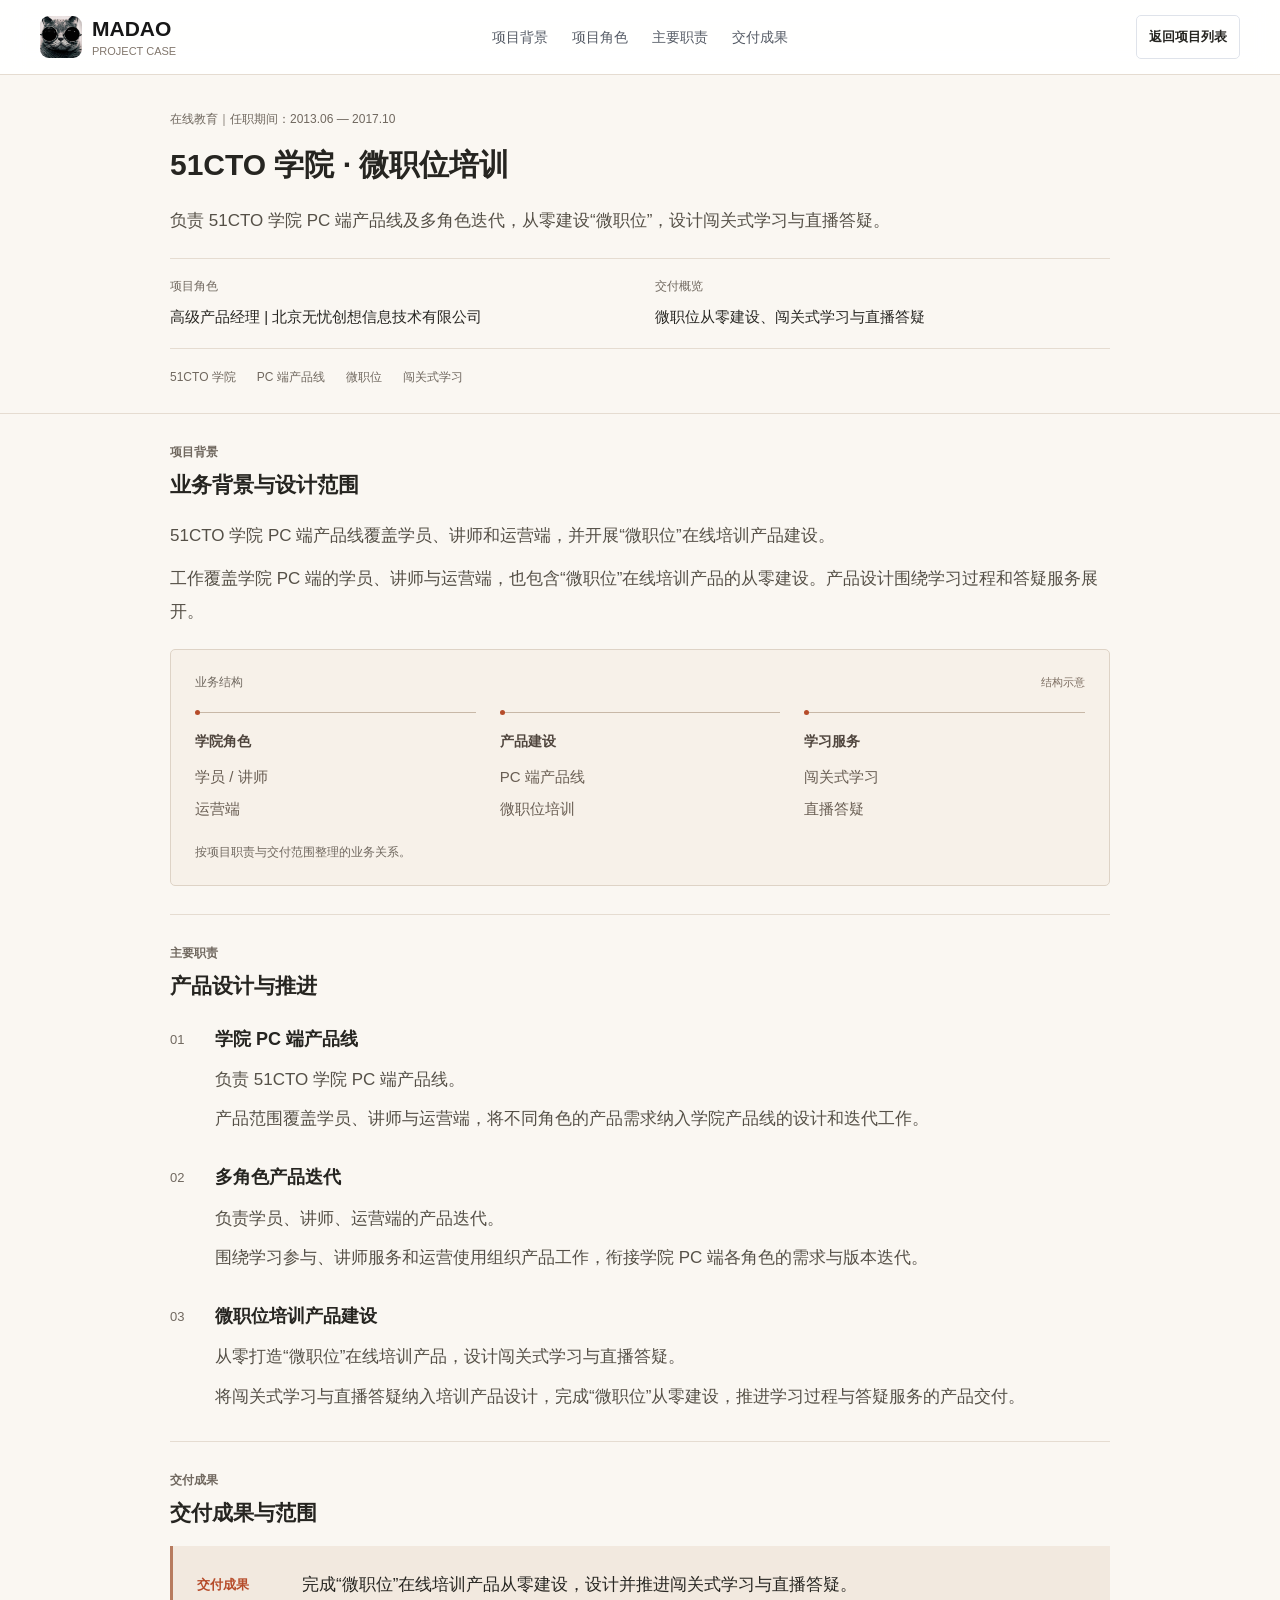
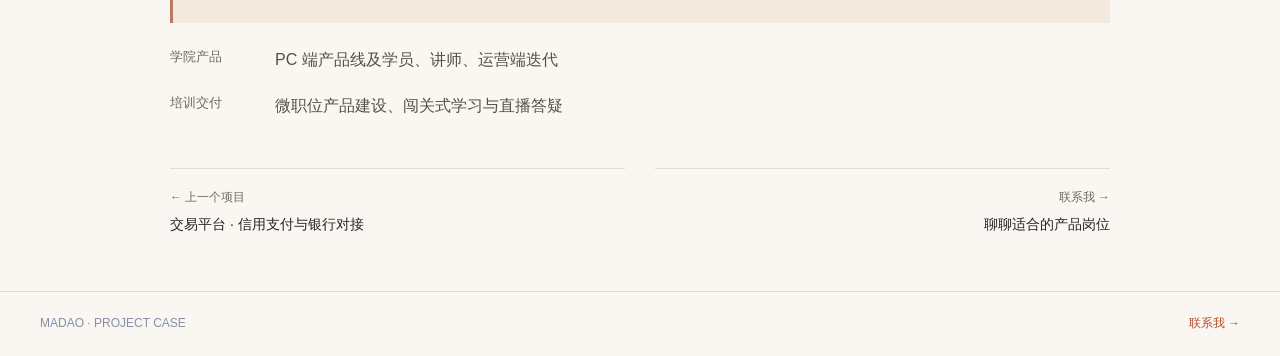
<file: projects/online-training/index.html>
<!DOCTYPE html>
<html lang="zh-CN"><head><meta http-equiv="Content-Security-Policy" content="upgrade-insecure-requests"><meta charset="utf-8"><meta name="viewport" content="width=device-width, initial-scale=1"><link rel="preload" href="[data-uri]" as="image"><link rel="stylesheet" href="/assets/index-SglAvg2i.css" data-rsc-css-href="/assets/index-SglAvg2i.css" data-precedence="vite-rsc/importer-resources"><title>51CTO 学院与“微职位”在线培训产品｜MADAO</title><meta name="description" content="51CTO 学院 PC 端产品线覆盖学员、讲师和运营端，并开展“微职位”在线培训产品建设。"><meta name="application-name" content="MADAO 的面试工作简介"><meta name="author" content="MADAO"><meta name="creator" content="MADAO"><meta property="og:title" content="51CTO 学院与“微职位”在线培训产品"><meta property="og:description" content="51CTO 学院 PC 端产品线覆盖学员、讲师和运营端，并开展“微职位”在线培训产品建设。"><meta property="og:site_name" content="MADAO 的面试工作简介"><meta property="og:type" content="website"><meta property="og:locale" content="zh_CN"><meta property="og:image" content="https://yangshuai.work/og-bright.png"><meta property="og:image:width" content="1680"><meta property="og:image:height" content="941"><meta property="og:image:alt" content="MADAO 资深产品经理 / 产品负责人"><meta name="twitter:card" content="summary_large_image"><meta name="twitter:title" content="51CTO 学院与“微职位”在线培训产品"><meta name="twitter:description" content="51CTO 学院 PC 端产品线覆盖学员、讲师和运营端，并开展“微职位”在线培训产品建设。"><meta name="twitter:image" content="https://yangshuai.work/og-bright.png"><link rel="canonical" href="https://yangshuai.work/projects/online-training"><meta name="content-version" content="2026-10-04-resumes-v1"><link rel="stylesheet" href="/assets/resume-update-20261004.css"><link rel="stylesheet" href="/assets/portfolio-design-20261004.css"><link rel="stylesheet" href="/assets/gallery-design-20261006.css"><link rel="icon" type="image/jpeg" href="/cat-avatar.jpg"><link rel="stylesheet" href="/assets/editorial-refinement-20261007.css"></head><body><header class="detail-header"><div class="shell detail-nav"><a class="brand" href="/#top"><img src="[data-uri]" alt=""><span><strong>MADAO</strong><small>PROJECT CASE</small></span></a><nav aria-label="项目详情导航"><a href="#background">项目背景</a><a href="#role">项目角色</a><a href="#work">主要职责</a><a href="#results">交付成果</a></nav><a class="detail-back" href="/#cases">返回项目列表</a></div></header><main class="project-detail detail-focused" id="main-content"><section class="project-hero detail-focus-hero" id="overview"><div class="shell detail-reading"><p class="project-eyebrow">在线教育｜任职期间：2013.06 — 2017.10</p><h1>51CTO 学院 · 微职位培训</h1><p class="project-summary">负责 51CTO 学院 PC 端产品线及多角色迭代，从零建设“微职位”，设计闯关式学习与直播答疑。</p><dl class="detail-facts" id="role"><div><dt>项目角色</dt><dd>高级产品经理  |  北京无忧创想信息技术有限公司</dd></div><div><dt>交付概览</dt><dd>微职位从零建设、闯关式学习与直播答疑</dd></div></dl><div class="project-tags"><span>51CTO 学院</span><span>PC 端产品线</span><span>微职位</span><span>闯关式学习</span></div></div></section><section class="project-section shell detail-reading detail-background" id="background"><div class="detail-section-heading"><span>01</span><div><p>项目背景</p><h2>业务背景与设计范围</h2></div></div><p class="project-copy">51CTO 学院 PC 端产品线覆盖学员、讲师和运营端，并开展“微职位”在线培训产品建设。</p><p class="project-context">工作覆盖学院 PC 端的学员、讲师与运营端，也包含“微职位”在线培训产品的从零建设。产品设计围绕学习过程和答疑服务展开。</p><figure class="business-map business-map-full" aria-label="51CTO 学院 · 微职位培训业务结构示意"><div class="business-map-heading"><span>业务结构</span><span class="business-map-note">结构示意</span></div><div class="business-map-groups"><div class="business-map-group"><p>学院角色</p><div><span>学员 / 讲师</span><span>运营端</span></div></div><div class="business-map-group"><p>产品建设</p><div><span>PC 端产品线</span><span>微职位培训</span></div></div><div class="business-map-group"><p>学习服务</p><div><span>闯关式学习</span><span>直播答疑</span></div></div></div><figcaption>按项目职责与交付范围整理的业务关系。</figcaption></figure></section><section class="project-section shell detail-reading detail-work" id="work"><div class="detail-section-heading"><div><p>主要职责</p><h2>产品设计与推进</h2></div></div><ol class="detail-steps"><li><span class="detail-step-index">01</span><div><h3>学院 PC 端产品线</h3><p>负责 51CTO 学院 PC 端产品线。</p><p class="step-explanation">产品范围覆盖学员、讲师与运营端，将不同角色的产品需求纳入学院产品线的设计和迭代工作。</p></div></li><li><span class="detail-step-index">02</span><div><h3>多角色产品迭代</h3><p>负责学员、讲师、运营端的产品迭代。</p><p class="step-explanation">围绕学习参与、讲师服务和运营使用组织产品工作，衔接学院 PC 端各角色的需求与版本迭代。</p></div></li><li><span class="detail-step-index">03</span><div><h3>微职位培训产品建设</h3><p>从零打造“微职位”在线培训产品，设计闯关式学习与直播答疑。</p><p class="step-explanation">将闯关式学习与直播答疑纳入培训产品设计，完成“微职位”从零建设，推进学习过程与答疑服务的产品交付。</p></div></li></ol></section><section class="project-section shell detail-reading detail-results" id="results"><div class="detail-section-heading"><span>04</span><div><p>交付成果</p><h2>交付成果与范围</h2></div></div><div class="result-panel"><span>交付成果</span><strong>完成“微职位”在线培训产品从零建设，设计并推进闯关式学习与直播答疑。</strong></div><dl class="delivery-details"><div><dt>学院产品</dt><dd>PC 端产品线及学员、讲师、运营端迭代</dd></div><div><dt>培训交付</dt><dd>微职位产品建设、闯关式学习与直播答疑</dd></div></dl></section><nav class="project-switch shell detail-reading" aria-label="切换项目"><a href="/projects/b2b-platform"><span>← 上一个项目</span><strong>交易平台 · 信用支付与银行对接</strong></a><a href="/#contact"><span>联系我 →</span><strong>聊聊适合的产品岗位</strong></a></nav></main><footer class="site-footer"><div class="shell"><span>MADAO · PROJECT CASE</span><a href="/#contact">联系我 →</a></div></footer></body></html>
</file>
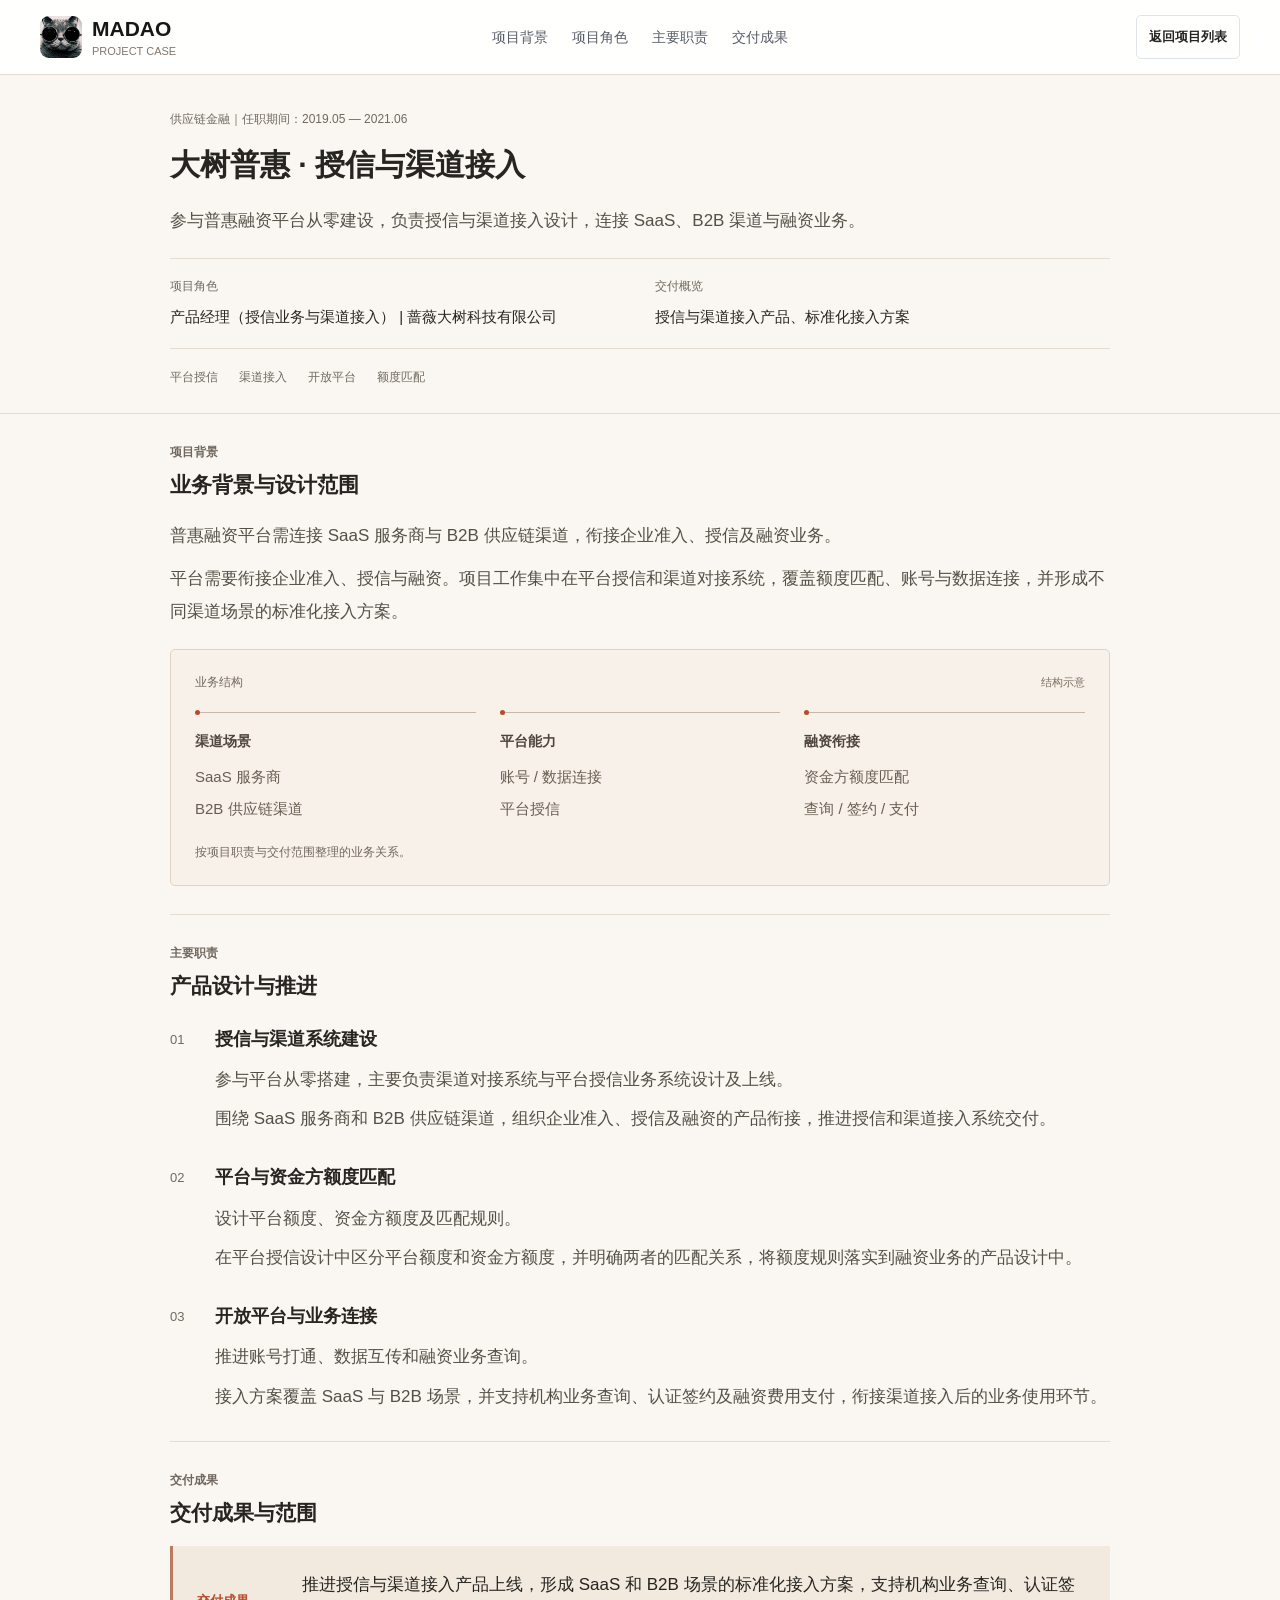
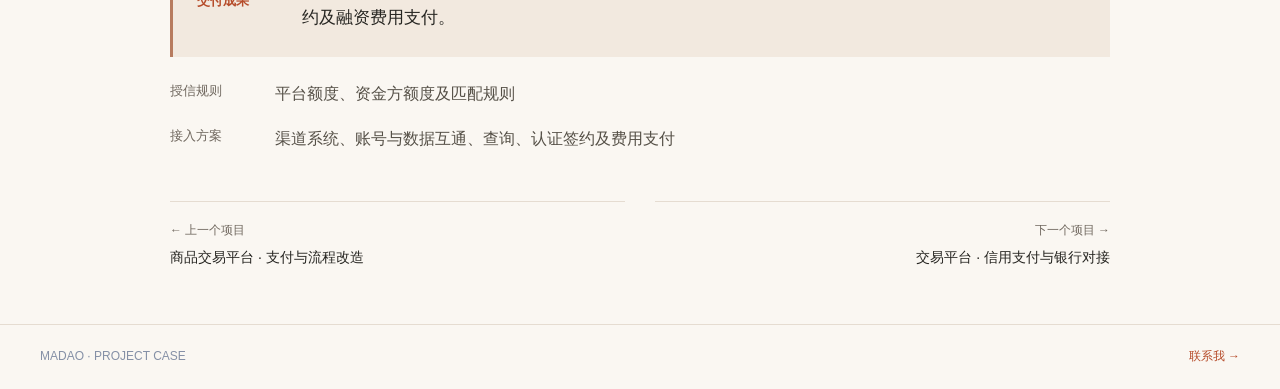
<file: projects/supply-chain-finance/index.html>
<!DOCTYPE html>
<html lang="zh-CN"><head><meta http-equiv="Content-Security-Policy" content="upgrade-insecure-requests"><meta charset="utf-8"><meta name="viewport" content="width=device-width, initial-scale=1"><link rel="preload" href="[data-uri]" as="image"><link rel="stylesheet" href="/assets/index-SglAvg2i.css" data-rsc-css-href="/assets/index-SglAvg2i.css" data-precedence="vite-rsc/importer-resources"><title>大树普惠授信业务与开放平台接入｜MADAO</title><meta name="description" content="普惠融资平台需连接 SaaS 服务商与 B2B 供应链渠道，衔接企业准入、授信及融资业务。"><meta name="application-name" content="MADAO 的面试工作简介"><meta name="author" content="MADAO"><meta name="creator" content="MADAO"><meta property="og:title" content="大树普惠授信业务与开放平台接入"><meta property="og:description" content="普惠融资平台需连接 SaaS 服务商与 B2B 供应链渠道，衔接企业准入、授信及融资业务。"><meta property="og:site_name" content="MADAO 的面试工作简介"><meta property="og:type" content="website"><meta property="og:locale" content="zh_CN"><meta property="og:image" content="https://yangshuai.work/og-bright.png"><meta property="og:image:width" content="1680"><meta property="og:image:height" content="941"><meta property="og:image:alt" content="MADAO 资深产品经理 / 产品负责人"><meta name="twitter:card" content="summary_large_image"><meta name="twitter:title" content="大树普惠授信业务与开放平台接入"><meta name="twitter:description" content="普惠融资平台需连接 SaaS 服务商与 B2B 供应链渠道，衔接企业准入、授信及融资业务。"><meta name="twitter:image" content="https://yangshuai.work/og-bright.png"><link rel="canonical" href="https://yangshuai.work/projects/supply-chain-finance"><meta name="content-version" content="2026-10-04-resumes-v1"><link rel="stylesheet" href="/assets/resume-update-20261004.css"><link rel="stylesheet" href="/assets/portfolio-design-20261004.css"><link rel="stylesheet" href="/assets/gallery-design-20261006.css"><link rel="icon" type="image/jpeg" href="/cat-avatar.jpg"><link rel="stylesheet" href="/assets/editorial-refinement-20261007.css"></head><body><header class="detail-header"><div class="shell detail-nav"><a class="brand" href="/#top"><img src="[data-uri]" alt=""><span><strong>MADAO</strong><small>PROJECT CASE</small></span></a><nav aria-label="项目详情导航"><a href="#background">项目背景</a><a href="#role">项目角色</a><a href="#work">主要职责</a><a href="#results">交付成果</a></nav><a class="detail-back" href="/#cases">返回项目列表</a></div></header><main class="project-detail detail-focused" id="main-content"><section class="project-hero detail-focus-hero" id="overview"><div class="shell detail-reading"><p class="project-eyebrow">供应链金融｜任职期间：2019.05 — 2021.06</p><h1>大树普惠 · 授信与渠道接入</h1><p class="project-summary">参与普惠融资平台从零建设，负责授信与渠道接入设计，连接 SaaS、B2B 渠道与融资业务。</p><dl class="detail-facts" id="role"><div><dt>项目角色</dt><dd>产品经理（授信业务与渠道接入）  |  蔷薇大树科技有限公司</dd></div><div><dt>交付概览</dt><dd>授信与渠道接入产品、标准化接入方案</dd></div></dl><div class="project-tags"><span>平台授信</span><span>渠道接入</span><span>开放平台</span><span>额度匹配</span></div></div></section><section class="project-section shell detail-reading detail-background" id="background"><div class="detail-section-heading"><span>01</span><div><p>项目背景</p><h2>业务背景与设计范围</h2></div></div><p class="project-copy">普惠融资平台需连接 SaaS 服务商与 B2B 供应链渠道，衔接企业准入、授信及融资业务。</p><p class="project-context">平台需要衔接企业准入、授信与融资。项目工作集中在平台授信和渠道对接系统，覆盖额度匹配、账号与数据连接，并形成不同渠道场景的标准化接入方案。</p><figure class="business-map business-map-full" aria-label="大树普惠 · 授信与渠道接入业务结构示意"><div class="business-map-heading"><span>业务结构</span><span class="business-map-note">结构示意</span></div><div class="business-map-groups"><div class="business-map-group"><p>渠道场景</p><div><span>SaaS 服务商</span><span>B2B 供应链渠道</span></div></div><div class="business-map-group"><p>平台能力</p><div><span>账号 / 数据连接</span><span>平台授信</span></div></div><div class="business-map-group"><p>融资衔接</p><div><span>资金方额度匹配</span><span>查询 / 签约 / 支付</span></div></div></div><figcaption>按项目职责与交付范围整理的业务关系。</figcaption></figure></section><section class="project-section shell detail-reading detail-work" id="work"><div class="detail-section-heading"><div><p>主要职责</p><h2>产品设计与推进</h2></div></div><ol class="detail-steps"><li><span class="detail-step-index">01</span><div><h3>授信与渠道系统建设</h3><p>参与平台从零搭建，主要负责渠道对接系统与平台授信业务系统设计及上线。</p><p class="step-explanation">围绕 SaaS 服务商和 B2B 供应链渠道，组织企业准入、授信及融资的产品衔接，推进授信和渠道接入系统交付。</p></div></li><li><span class="detail-step-index">02</span><div><h3>平台与资金方额度匹配</h3><p>设计平台额度、资金方额度及匹配规则。</p><p class="step-explanation">在平台授信设计中区分平台额度和资金方额度，并明确两者的匹配关系，将额度规则落实到融资业务的产品设计中。</p></div></li><li><span class="detail-step-index">03</span><div><h3>开放平台与业务连接</h3><p>推进账号打通、数据互传和融资业务查询。</p><p class="step-explanation">接入方案覆盖 SaaS 与 B2B 场景，并支持机构业务查询、认证签约及融资费用支付，衔接渠道接入后的业务使用环节。</p></div></li></ol></section><section class="project-section shell detail-reading detail-results" id="results"><div class="detail-section-heading"><span>04</span><div><p>交付成果</p><h2>交付成果与范围</h2></div></div><div class="result-panel"><span>交付成果</span><strong>推进授信与渠道接入产品上线，形成 SaaS 和 B2B 场景的标准化接入方案，支持机构业务查询、认证签约及融资费用支付。</strong></div><dl class="delivery-details"><div><dt>授信规则</dt><dd>平台额度、资金方额度及匹配规则</dd></div><div><dt>接入方案</dt><dd>渠道系统、账号与数据互通、查询、认证签约及费用支付</dd></div></dl></section><nav class="project-switch shell detail-reading" aria-label="切换项目"><a href="/projects/industry-trade-finance"><span>← 上一个项目</span><strong>商品交易平台 · 支付与流程改造</strong></a><a href="/projects/b2b-platform"><span>下一个项目 →</span><strong>交易平台 · 信用支付与银行对接</strong></a></nav></main><footer class="site-footer"><div class="shell"><span>MADAO · PROJECT CASE</span><a href="/#contact">联系我 →</a></div></footer></body></html>
</file>
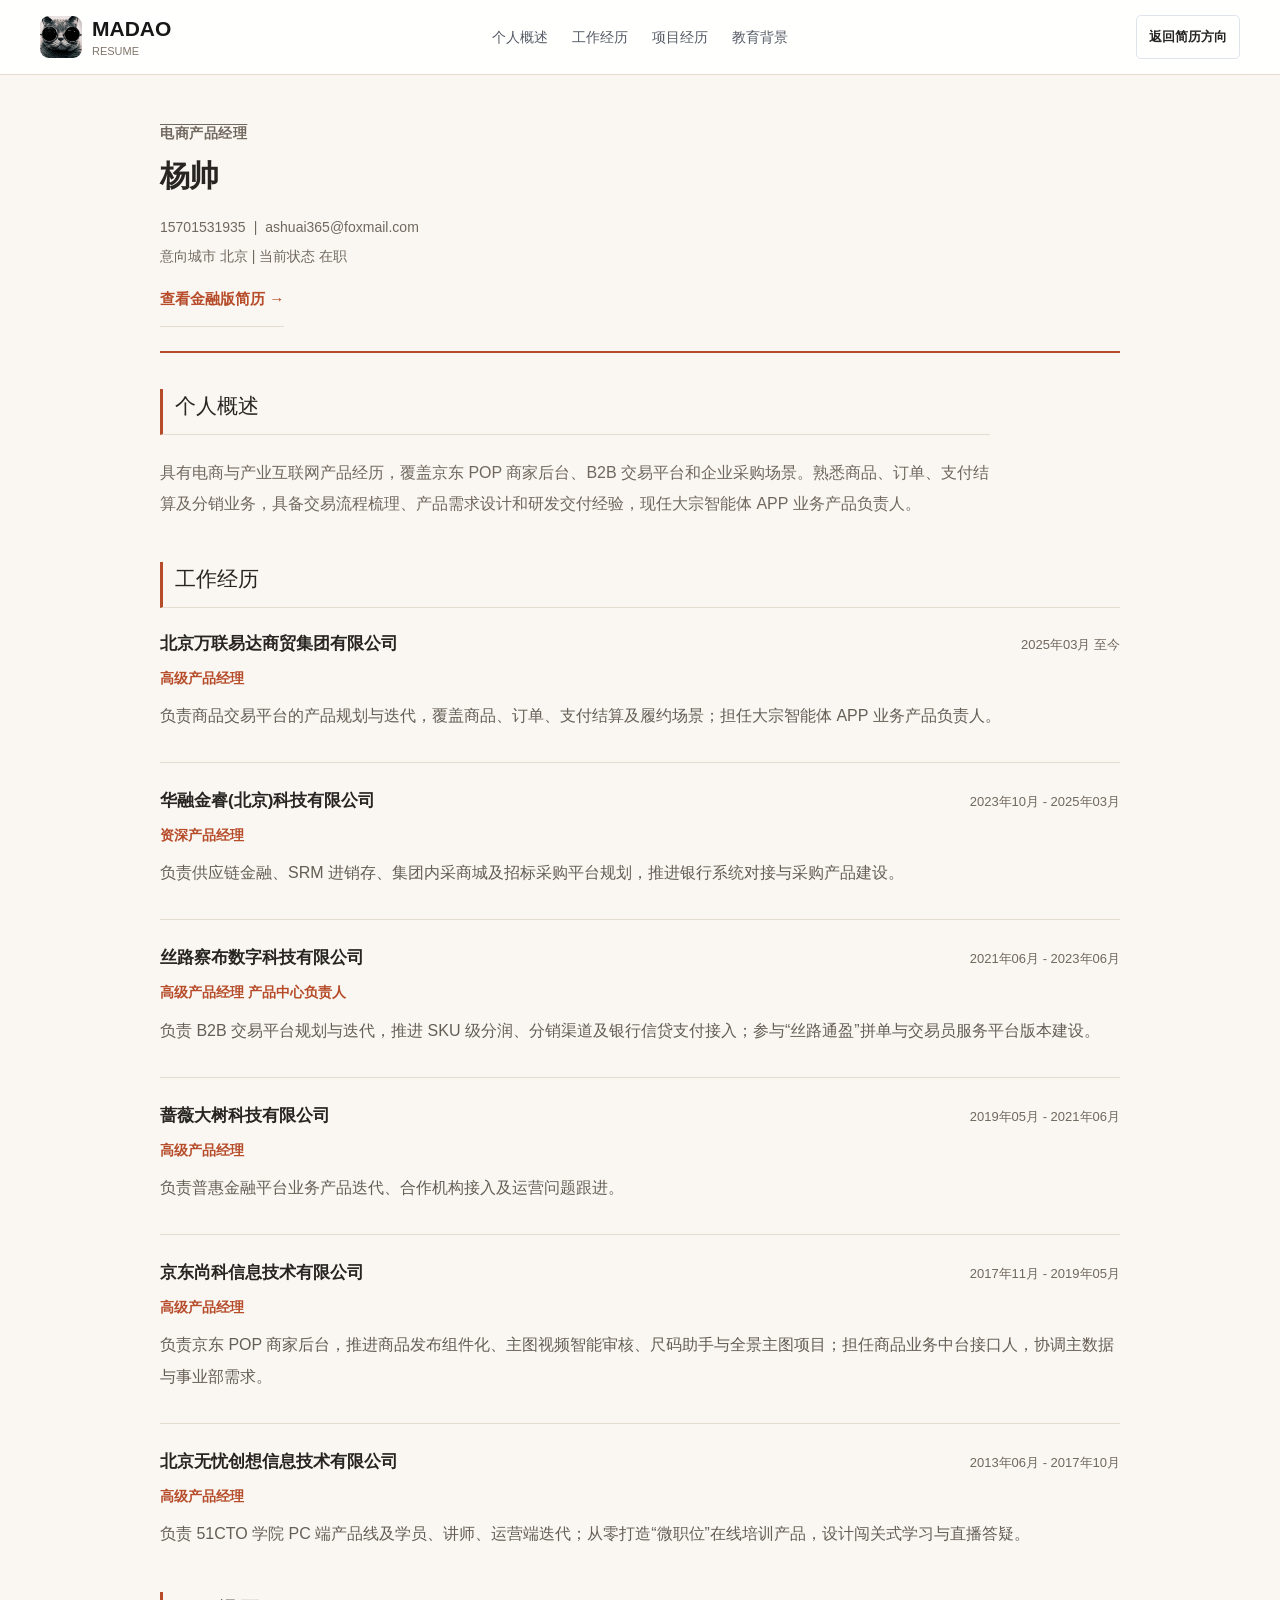
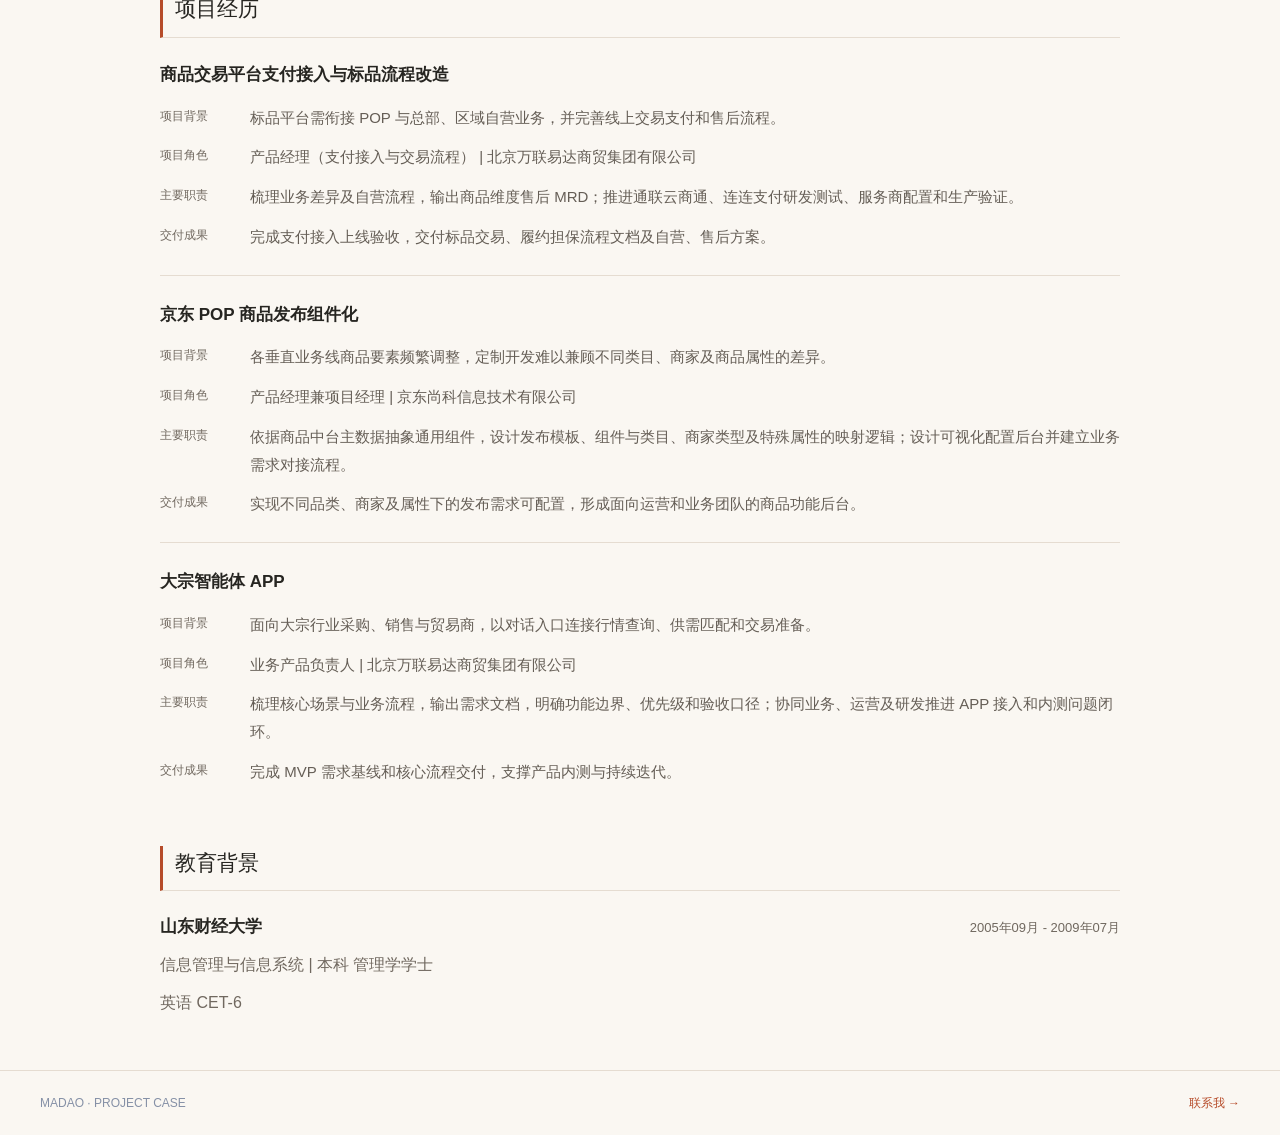
<file: resumes/ecommerce/index.html>
<!DOCTYPE html>
<html lang="zh-CN"><head><meta http-equiv="Content-Security-Policy" content="upgrade-insecure-requests"><meta charset="utf-8"><meta name="viewport" content="width=device-width, initial-scale=1"><link rel="preload" href="[data-uri]" as="image"><link rel="stylesheet" href="/assets/index-SglAvg2i.css" data-rsc-css-href="/assets/index-SglAvg2i.css" data-precedence="vite-rsc/importer-resources"><title>杨帅｜电商产品经理｜MADAO</title><meta name="description" content="具有电商与产业互联网产品经历，覆盖京东 POP 商家后台、B2B 交易平台和企业采购场景。熟悉商品、订单、支付结算及分销业务，具备交易流程梳理、产品需求设计和研发交付经验，现任大宗智能体 APP 业务产品负责人。"><meta name="application-name" content="MADAO 的面试工作简介"><meta name="author" content="MADAO"><meta name="creator" content="MADAO"><meta property="og:title" content="杨帅｜电商产品经理"><meta property="og:description" content="具有电商与产业互联网产品经历，覆盖京东 POP 商家后台、B2B 交易平台和企业采购场景。熟悉商品、订单、支付结算及分销业务，具备交易流程梳理、产品需求设计和研发交付经验，现任大宗智能体 APP 业务产品负责人。"><meta property="og:site_name" content="MADAO 的面试工作简介"><meta property="og:type" content="website"><meta property="og:locale" content="zh_CN"><meta property="og:image" content="https://yangshuai.work/og-bright.png"><meta property="og:image:width" content="1680"><meta property="og:image:height" content="941"><meta property="og:image:alt" content="MADAO 资深产品经理 / 产品负责人"><meta name="twitter:card" content="summary_large_image"><meta name="twitter:title" content="杨帅｜电商产品经理"><meta name="twitter:description" content="具有电商与产业互联网产品经历，覆盖京东 POP 商家后台、B2B 交易平台和企业采购场景。熟悉商品、订单、支付结算及分销业务，具备交易流程梳理、产品需求设计和研发交付经验，现任大宗智能体 APP 业务产品负责人。"><meta name="twitter:image" content="https://yangshuai.work/og-bright.png"><link rel="canonical" href="https://yangshuai.work/resumes/ecommerce"><meta name="content-version" content="2026-10-04-resumes-v1"><link rel="stylesheet" href="/assets/resume-update-20261004.css"><link rel="stylesheet" href="/assets/portfolio-design-20261004.css"><link rel="stylesheet" href="/assets/gallery-design-20261006.css"><link rel="icon" type="image/jpeg" href="/cat-avatar.jpg"><link rel="stylesheet" href="/assets/editorial-refinement-20261007.css"></head><body><header class="detail-header"><div class="shell detail-nav"><a class="brand" href="/#top"><img src="[data-uri]" alt=""><span><strong>MADAO</strong><small>RESUME</small></span></a><nav aria-label="简历导航"><a href="#summary">个人概述</a><a href="#experience">工作经历</a><a href="#projects">项目经历</a><a href="#education">教育背景</a></nav><a class="detail-back" href="/#resumes">返回简历方向</a></div></header><main class="resume-page shell" id="main-content"><header class="resume-heading"><p class="overline">电商产品经理</p><h1>杨帅</h1><p class="resume-contact"><a href="tel:15701531935">15701531935</a><span> | </span><a href="mailto:ashuai365@foxmail.com">ashuai365@foxmail.com</a></p><p>意向城市 北京  |  当前状态 在职</p><a class="case-detail-link resume-other" href="/resumes/finance">查看金融版简历 →</a></header><section class="resume-section" id="summary"><h2>个人概述</h2><p>具有电商与产业互联网产品经历，覆盖京东 POP 商家后台、B2B 交易平台和企业采购场景。熟悉商品、订单、支付结算及分销业务，具备交易流程梳理、产品需求设计和研发交付经验，现任大宗智能体 APP 业务产品负责人。</p></section><section class="resume-section" id="experience"><h2>工作经历</h2><div class="resume-job-list"><article class="resume-job"><div class="resume-row"><h3>北京万联易达商贸集团有限公司</h3><time>2025年03月 至今</time></div><p class="resume-job-role">高级产品经理</p><p>负责商品交易平台的产品规划与迭代，覆盖商品、订单、支付结算及履约场景；担任大宗智能体 APP 业务产品负责人。</p></article><article class="resume-job"><div class="resume-row"><h3>华融金睿(北京)科技有限公司</h3><time>2023年10月 - 2025年03月</time></div><p class="resume-job-role">资深产品经理</p><p>负责供应链金融、SRM 进销存、集团内采商城及招标采购平台规划，推进银行系统对接与采购产品建设。</p></article><article class="resume-job"><div class="resume-row"><h3>丝路察布数字科技有限公司</h3><time>2021年06月 - 2023年06月</time></div><p class="resume-job-role">高级产品经理  产品中心负责人</p><p>负责 B2B 交易平台规划与迭代，推进 SKU 级分润、分销渠道及银行信贷支付接入；参与“丝路通盈”拼单与交易员服务平台版本建设。</p></article><article class="resume-job"><div class="resume-row"><h3>蔷薇大树科技有限公司</h3><time>2019年05月 - 2021年06月</time></div><p class="resume-job-role">高级产品经理</p><p>负责普惠金融平台业务产品迭代、合作机构接入及运营问题跟进。</p></article><article class="resume-job"><div class="resume-row"><h3>京东尚科信息技术有限公司</h3><time>2017年11月 - 2019年05月</time></div><p class="resume-job-role">高级产品经理</p><p>负责京东 POP 商家后台，推进商品发布组件化、主图视频智能审核、尺码助手与全景主图项目；担任商品业务中台接口人，协调主数据与事业部需求。</p></article><article class="resume-job"><div class="resume-row"><h3>北京无忧创想信息技术有限公司</h3><time>2013年06月 - 2017年10月</time></div><p class="resume-job-role">高级产品经理</p><p>负责 51CTO 学院 PC 端产品线及学员、讲师、运营端迭代；从零打造“微职位”在线培训产品，设计闯关式学习与直播答疑。</p></article></div></section><section class="resume-section" id="projects"><h2>项目经历</h2><article class="resume-project"><h3><a href="/projects/industry-trade-finance">商品交易平台支付接入与标品流程改造</a></h3><dl class="case-fields"><div><dt>项目背景</dt><dd>标品平台需衔接 POP 与总部、区域自营业务，并完善线上交易支付和售后流程。</dd></div><div><dt>项目角色</dt><dd>产品经理（支付接入与交易流程）  |  北京万联易达商贸集团有限公司</dd></div><div><dt>主要职责</dt><dd>梳理业务差异及自营流程，输出商品维度售后 MRD；推进通联云商通、连连支付研发测试、服务商配置和生产验证。</dd></div><div><dt>交付成果</dt><dd>完成支付接入上线验收，交付标品交易、履约担保流程文档及自营、售后方案。</dd></div></dl></article><article class="resume-project"><h3><a href="/projects/jd-merchant-products">京东 POP 商品发布组件化</a></h3><dl class="case-fields"><div><dt>项目背景</dt><dd>各垂直业务线商品要素频繁调整，定制开发难以兼顾不同类目、商家及商品属性的差异。</dd></div><div><dt>项目角色</dt><dd>产品经理兼项目经理  |  京东尚科信息技术有限公司</dd></div><div><dt>主要职责</dt><dd>依据商品中台主数据抽象通用组件，设计发布模板、组件与类目、商家类型及特殊属性的映射逻辑；设计可视化配置后台并建立业务需求对接流程。</dd></div><div><dt>交付成果</dt><dd>实现不同品类、商家及属性下的发布需求可配置，形成面向运营和业务团队的商品功能后台。</dd></div></dl></article><article class="resume-project"><h3><a href="/projects/bulk-ai-app">大宗智能体 APP</a></h3><dl class="case-fields"><div><dt>项目背景</dt><dd>面向大宗行业采购、销售与贸易商，以对话入口连接行情查询、供需匹配和交易准备。</dd></div><div><dt>项目角色</dt><dd>业务产品负责人  |  北京万联易达商贸集团有限公司</dd></div><div><dt>主要职责</dt><dd>梳理核心场景与业务流程，输出需求文档，明确功能边界、优先级和验收口径；协同业务、运营及研发推进 APP 接入和内测问题闭环。</dd></div><div><dt>交付成果</dt><dd>完成 MVP 需求基线和核心流程交付，支撑产品内测与持续迭代。</dd></div></dl></article></section><section class="resume-section" id="education"><h2>教育背景</h2><div class="resume-row"><h3>山东财经大学</h3><time>2005年09月 - 2009年07月</time></div><p>信息管理与信息系统  |  本科  管理学学士</p><p>英语 CET-6</p></section></main><footer class="site-footer"><div class="shell"><span>MADAO · PROJECT CASE</span><a href="/#contact">联系我 →</a></div></footer></body></html>
</file>
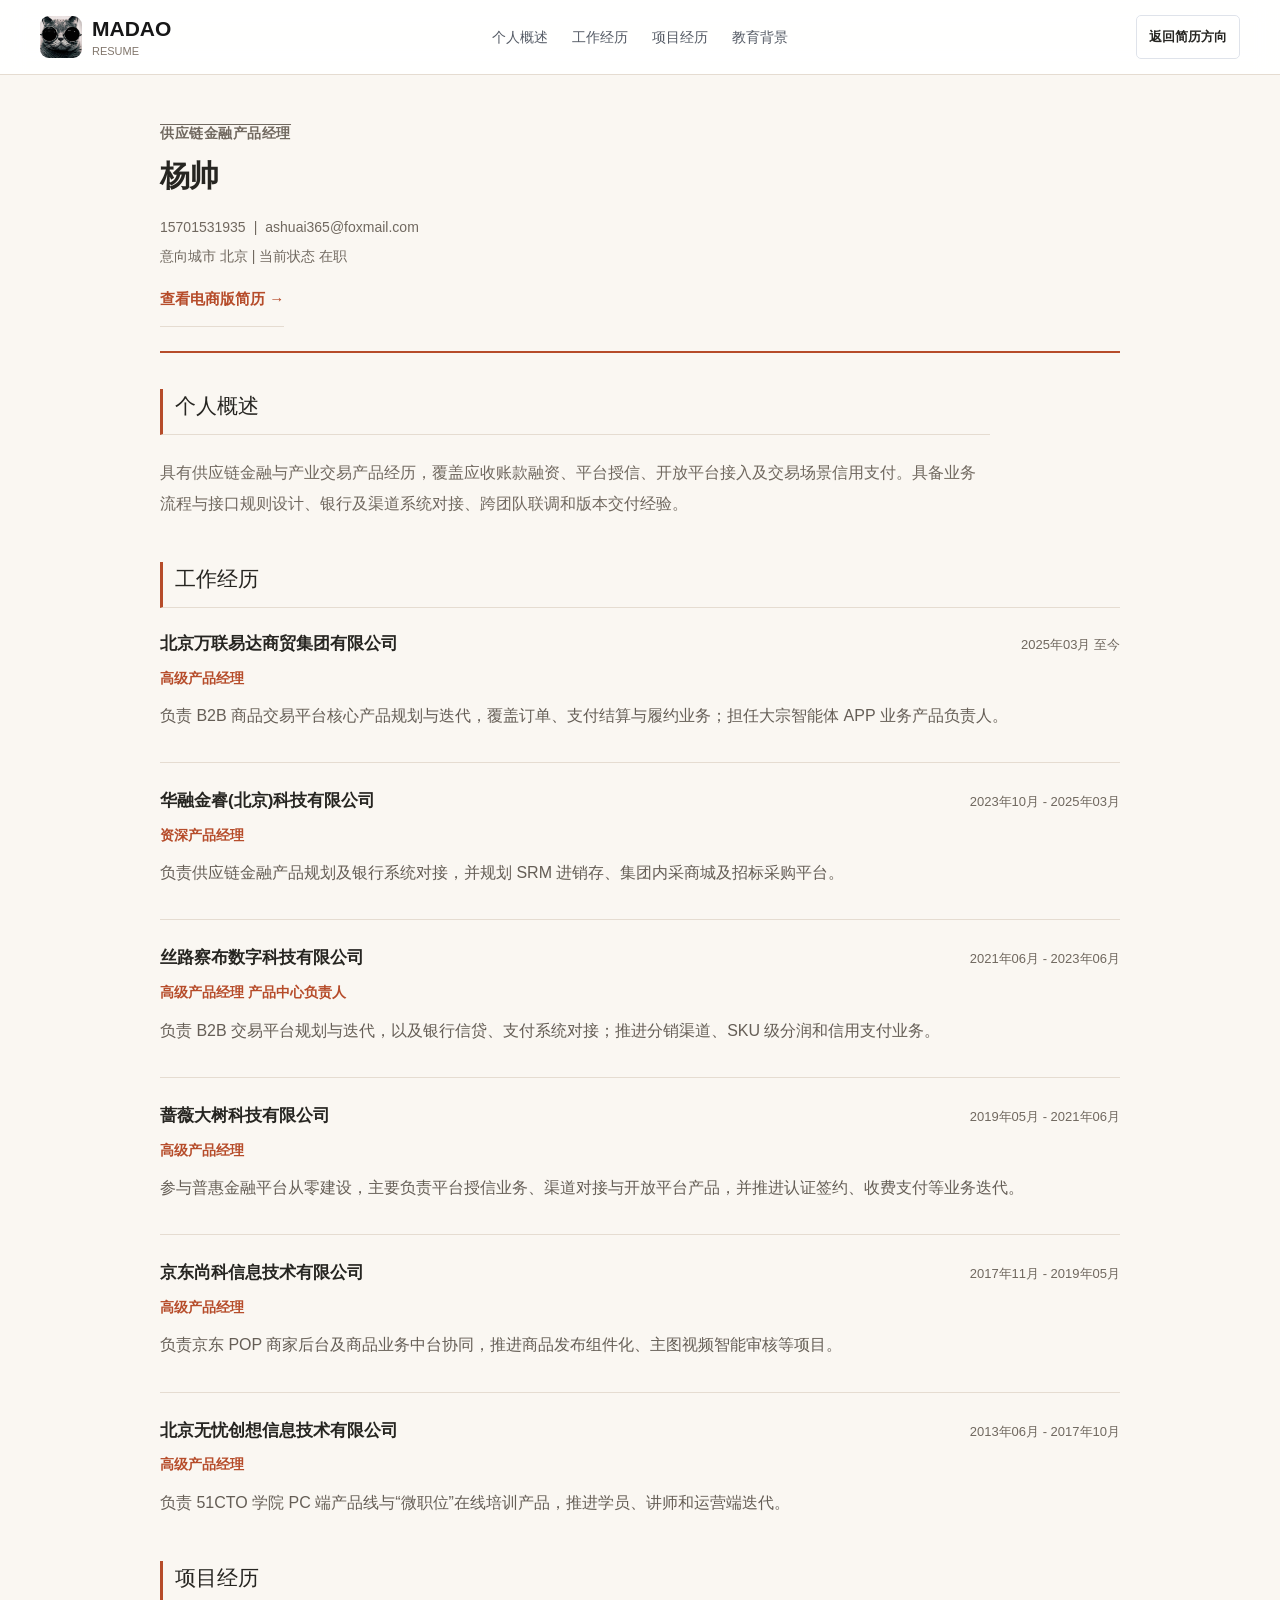
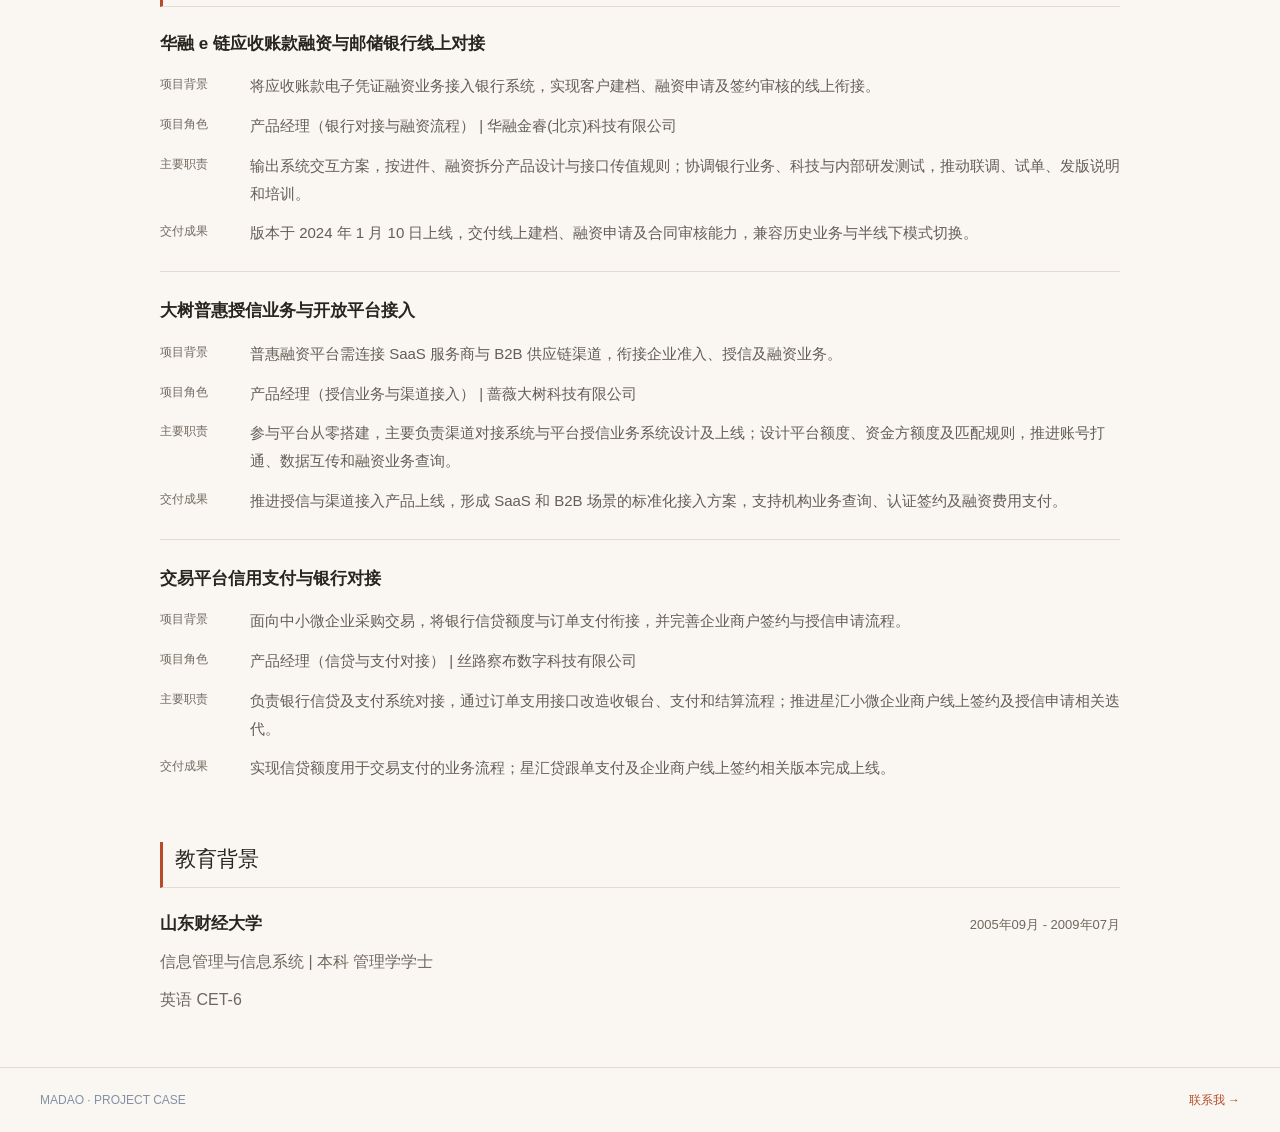
<file: resumes/finance/index.html>
<!DOCTYPE html>
<html lang="zh-CN"><head><meta http-equiv="Content-Security-Policy" content="upgrade-insecure-requests"><meta charset="utf-8"><meta name="viewport" content="width=device-width, initial-scale=1"><link rel="preload" href="[data-uri]" as="image"><link rel="stylesheet" href="/assets/index-SglAvg2i.css" data-rsc-css-href="/assets/index-SglAvg2i.css" data-precedence="vite-rsc/importer-resources"><title>杨帅｜供应链金融产品经理｜MADAO</title><meta name="description" content="具有供应链金融与产业交易产品经历，覆盖应收账款融资、平台授信、开放平台接入及交易场景信用支付。具备业务流程与接口规则设计、银行及渠道系统对接、跨团队联调和版本交付经验。"><meta name="application-name" content="MADAO 的面试工作简介"><meta name="author" content="MADAO"><meta name="creator" content="MADAO"><meta property="og:title" content="杨帅｜供应链金融产品经理"><meta property="og:description" content="具有供应链金融与产业交易产品经历，覆盖应收账款融资、平台授信、开放平台接入及交易场景信用支付。具备业务流程与接口规则设计、银行及渠道系统对接、跨团队联调和版本交付经验。"><meta property="og:site_name" content="MADAO 的面试工作简介"><meta property="og:type" content="website"><meta property="og:locale" content="zh_CN"><meta property="og:image" content="https://yangshuai.work/og-bright.png"><meta property="og:image:width" content="1680"><meta property="og:image:height" content="941"><meta property="og:image:alt" content="MADAO 资深产品经理 / 产品负责人"><meta name="twitter:card" content="summary_large_image"><meta name="twitter:title" content="杨帅｜供应链金融产品经理"><meta name="twitter:description" content="具有供应链金融与产业交易产品经历，覆盖应收账款融资、平台授信、开放平台接入及交易场景信用支付。具备业务流程与接口规则设计、银行及渠道系统对接、跨团队联调和版本交付经验。"><meta name="twitter:image" content="https://yangshuai.work/og-bright.png"><link rel="canonical" href="https://yangshuai.work/resumes/finance"><meta name="content-version" content="2026-10-04-resumes-v1"><link rel="stylesheet" href="/assets/resume-update-20261004.css"><link rel="stylesheet" href="/assets/portfolio-design-20261004.css"><link rel="stylesheet" href="/assets/gallery-design-20261006.css"><link rel="icon" type="image/jpeg" href="/cat-avatar.jpg"><link rel="stylesheet" href="/assets/editorial-refinement-20261007.css"></head><body><header class="detail-header"><div class="shell detail-nav"><a class="brand" href="/#top"><img src="[data-uri]" alt=""><span><strong>MADAO</strong><small>RESUME</small></span></a><nav aria-label="简历导航"><a href="#summary">个人概述</a><a href="#experience">工作经历</a><a href="#projects">项目经历</a><a href="#education">教育背景</a></nav><a class="detail-back" href="/#resumes">返回简历方向</a></div></header><main class="resume-page shell" id="main-content"><header class="resume-heading"><p class="overline">供应链金融产品经理</p><h1>杨帅</h1><p class="resume-contact"><a href="tel:15701531935">15701531935</a><span> | </span><a href="mailto:ashuai365@foxmail.com">ashuai365@foxmail.com</a></p><p>意向城市 北京  |  当前状态 在职</p><a class="case-detail-link resume-other" href="/resumes/ecommerce">查看电商版简历 →</a></header><section class="resume-section" id="summary"><h2>个人概述</h2><p>具有供应链金融与产业交易产品经历，覆盖应收账款融资、平台授信、开放平台接入及交易场景信用支付。具备业务流程与接口规则设计、银行及渠道系统对接、跨团队联调和版本交付经验。</p></section><section class="resume-section" id="experience"><h2>工作经历</h2><div class="resume-job-list"><article class="resume-job"><div class="resume-row"><h3>北京万联易达商贸集团有限公司</h3><time>2025年03月 至今</time></div><p class="resume-job-role">高级产品经理</p><p>负责 B2B 商品交易平台核心产品规划与迭代，覆盖订单、支付结算与履约业务；担任大宗智能体 APP 业务产品负责人。</p></article><article class="resume-job"><div class="resume-row"><h3>华融金睿(北京)科技有限公司</h3><time>2023年10月 - 2025年03月</time></div><p class="resume-job-role">资深产品经理</p><p>负责供应链金融产品规划及银行系统对接，并规划 SRM 进销存、集团内采商城及招标采购平台。</p></article><article class="resume-job"><div class="resume-row"><h3>丝路察布数字科技有限公司</h3><time>2021年06月 - 2023年06月</time></div><p class="resume-job-role">高级产品经理  产品中心负责人</p><p>负责 B2B 交易平台规划与迭代，以及银行信贷、支付系统对接；推进分销渠道、SKU 级分润和信用支付业务。</p></article><article class="resume-job"><div class="resume-row"><h3>蔷薇大树科技有限公司</h3><time>2019年05月 - 2021年06月</time></div><p class="resume-job-role">高级产品经理</p><p>参与普惠金融平台从零建设，主要负责平台授信业务、渠道对接与开放平台产品，并推进认证签约、收费支付等业务迭代。</p></article><article class="resume-job"><div class="resume-row"><h3>京东尚科信息技术有限公司</h3><time>2017年11月 - 2019年05月</time></div><p class="resume-job-role">高级产品经理</p><p>负责京东 POP 商家后台及商品业务中台协同，推进商品发布组件化、主图视频智能审核等项目。</p></article><article class="resume-job"><div class="resume-row"><h3>北京无忧创想信息技术有限公司</h3><time>2013年06月 - 2017年10月</time></div><p class="resume-job-role">高级产品经理</p><p>负责 51CTO 学院 PC 端产品线与“微职位”在线培训产品，推进学员、讲师和运营端迭代。</p></article></div></section><section class="resume-section" id="projects"><h2>项目经历</h2><article class="resume-project"><h3><a href="/projects/huarong-echain">华融 e 链应收账款融资与邮储银行线上对接</a></h3><dl class="case-fields"><div><dt>项目背景</dt><dd>将应收账款电子凭证融资业务接入银行系统，实现客户建档、融资申请及签约审核的线上衔接。</dd></div><div><dt>项目角色</dt><dd>产品经理（银行对接与融资流程）  |  华融金睿(北京)科技有限公司</dd></div><div><dt>主要职责</dt><dd>输出系统交互方案，按进件、融资拆分产品设计与接口传值规则；协调银行业务、科技与内部研发测试，推动联调、试单、发版说明和培训。</dd></div><div><dt>交付成果</dt><dd>版本于 2024 年 1 月 10 日上线，交付线上建档、融资申请及合同审核能力，兼容历史业务与半线下模式切换。</dd></div></dl></article><article class="resume-project"><h3><a href="/projects/supply-chain-finance">大树普惠授信业务与开放平台接入</a></h3><dl class="case-fields"><div><dt>项目背景</dt><dd>普惠融资平台需连接 SaaS 服务商与 B2B 供应链渠道，衔接企业准入、授信及融资业务。</dd></div><div><dt>项目角色</dt><dd>产品经理（授信业务与渠道接入）  |  蔷薇大树科技有限公司</dd></div><div><dt>主要职责</dt><dd>参与平台从零搭建，主要负责渠道对接系统与平台授信业务系统设计及上线；设计平台额度、资金方额度及匹配规则，推进账号打通、数据互传和融资业务查询。</dd></div><div><dt>交付成果</dt><dd>推进授信与渠道接入产品上线，形成 SaaS 和 B2B 场景的标准化接入方案，支持机构业务查询、认证签约及融资费用支付。</dd></div></dl></article><article class="resume-project"><h3><a href="/projects/b2b-platform">交易平台信用支付与银行对接</a></h3><dl class="case-fields"><div><dt>项目背景</dt><dd>面向中小微企业采购交易，将银行信贷额度与订单支付衔接，并完善企业商户签约与授信申请流程。</dd></div><div><dt>项目角色</dt><dd>产品经理（信贷与支付对接）  |  丝路察布数字科技有限公司</dd></div><div><dt>主要职责</dt><dd>负责银行信贷及支付系统对接，通过订单支用接口改造收银台、支付和结算流程；推进星汇小微企业商户线上签约及授信申请相关迭代。</dd></div><div><dt>交付成果</dt><dd>实现信贷额度用于交易支付的业务流程；星汇贷跟单支付及企业商户线上签约相关版本完成上线。</dd></div></dl></article></section><section class="resume-section" id="education"><h2>教育背景</h2><div class="resume-row"><h3>山东财经大学</h3><time>2005年09月 - 2009年07月</time></div><p>信息管理与信息系统  |  本科  管理学学士</p><p>英语 CET-6</p></section></main><footer class="site-footer"><div class="shell"><span>MADAO · PROJECT CASE</span><a href="/#contact">联系我 →</a></div></footer></body></html>
</file>
<file: assets/resume-update-20261004.css>
/* Content-only update to the existing visual system. Version 2026-10-04. */
.resume-directions{padding-top:38px;padding-bottom:40px}.resume-direction-grid{display:grid;grid-template-columns:1fr 1fr;gap:18px}.resume-direction-grid article{background:#fff;border:1px solid var(--line);border-radius:16px;padding:26px 28px}.direction-kicker{font-size:12px;color:var(--blue);font-weight:600}.resume-direction-grid h3{margin:10px 0;font-size:22px;letter-spacing:-.02em}.resume-direction-grid p{font-size:14px;line-height:1.85;color:var(--muted);margin:0}.case-fields{margin:20px 0 18px;display:grid;gap:15px}.case-fields>div{display:grid;grid-template-columns:70px minmax(0,1fr);gap:10px}.case-fields dt{font-size:12px;line-height:1.85;color:var(--blue);font-weight:600;padding-top:1px}.case-fields dd{margin:0;font-size:14px;line-height:1.85;color:var(--muted);overflow-wrap:anywhere}.resume-flow{display:flex;flex-direction:column;justify-content:center;gap:12px;padding:30px}.resume-flow span{background:#fff;border:1px solid #dce5f7;border-radius:8px;padding:10px 18px;font-size:14px;font-weight:600;min-width:140px;text-align:center}.resume-flow i{font-style:normal;color:var(--blue);transform:rotate(90deg)}.experience-list strong{line-height:1.65;display:block}.experience-list li{align-items:start}.experience-more{display:block;margin-top:8px;color:var(--blue);font-size:12px}.project-copy{max-width:880px;font-size:17px;line-height:1.9;margin:0;color:#444a53}.project-role-section{background:#f7f9fc}.project-hero{padding-bottom:52px}.resume-project-section{padding-top:54px}.resume-business-flow{margin-top:28px;max-width:920px}.resume-business-flow .flow-step-wrap article{min-height:120px}.resume-page{max-width:960px;padding-top:60px;padding-bottom:60px}.resume-heading{padding-bottom:26px;border-bottom:1px solid var(--line)}.resume-heading h1{font-size:42px;letter-spacing:-.04em;margin:10px 0 16px}.resume-heading p{line-height:1.8;color:var(--muted);font-size:14px}.resume-contact{display:flex;flex-wrap:wrap;gap:8px}.resume-contact a:hover{color:var(--blue)}.resume-other{display:inline-block}.resume-section{padding-top:30px}.resume-section h2{font-size:22px;margin:0 0 20px}.resume-section h3{font-size:16px;line-height:1.6;margin:0}.resume-section p{font-size:14px;line-height:1.9;color:var(--muted);margin:7px 0}.resume-job{margin:0 0 25px}.resume-row{display:flex;align-items:baseline;justify-content:space-between;gap:14px}.resume-row time{flex-shrink:0;color:var(--muted);font-size:13px}.resume-job .resume-job-role{font-weight:600;color:#222}.resume-project{padding:22px 0;border-bottom:1px solid var(--line)}.resume-project:first-of-type{padding-top:0}.resume-project h3 a:hover{color:var(--blue)}.resume-project .case-fields{margin-bottom:0}.resume-page section{scroll-margin-top:100px}
@media(max-width:700px){.resume-direction-grid{grid-template-columns:1fr}.resume-direction-grid article{padding:22px}.case-fields>div{grid-template-columns:1fr;gap:3px}.case-fields{gap:16px}.resume-flow{padding:24px}.resume-flow span{min-width:0;width:100%}.resume-page{padding-top:38px}.resume-row{display:block}.resume-row time{display:block;margin-top:4px}.project-copy{font-size:15px}.project-eyebrow{max-width:100%;white-space:normal;line-height:1.7}.project-hero h1{overflow-wrap:anywhere}.resume-business-flow{display:grid;gap:12px}.resume-business-flow .flow-step-wrap{display:block}.resume-business-flow .flow-step-wrap>i{display:none}.resume-business-flow .flow-step-wrap article{min-height:0;padding:20px}.resume-business-flow .flow-step-wrap h3{margin:12px 0 0}}
@media print{.detail-header,.site-footer,.resume-other{display:none}.resume-page{width:100%;max-width:none;padding:0}.resume-heading h1{font-size:26px}.resume-section{padding-top:18px}.resume-section h2{font-size:18px;margin-bottom:12px}.resume-project,.resume-job{break-inside:avoid}.resume-section p,.case-fields dd{font-size:10pt}.resume-heading{padding-bottom:12px}a{color:inherit!important;text-decoration:none!important}}
</file>
<file: assets/portfolio-design-20261004.css>
/* Product work archive. Keep factual content and embedded image bytes intact. */
:root{--bg:#fafbfc;--blue:#087f82;--blue-dark:#08666a;--blue-soft:#edf6f6;--line:#d8e4e7;--muted:#5c6c72;--shadow:none;--ink:#173034}
html{scroll-behavior:smooth;scroll-padding-top:100px}
body{background:var(--bg);color:var(--ink);font-family:"PingFang SC","Hiragino Sans GB","Microsoft YaHei",sans-serif;line-height:1.75;-webkit-font-smoothing:antialiased}
a{transition:color .15s,background .15s}
a:focus-visible{outline:2px solid var(--blue);outline-offset:5px}
.shell{width:min(1160px,100% - 64px)}
.site-header,.detail-header{background:#fafbfcef;border-bottom:1px solid var(--line);backdrop-filter:blur(12px)}
.header-inner{min-height:70px;gap:28px}.brand{gap:10px}.brand img{box-shadow:none;border-radius:9px;width:36px;height:36px}.brand strong{letter-spacing:.015em;font-size:16px}.brand small{letter-spacing:0;font-size:9px;color:var(--muted)}
.main-nav{gap:16px;justify-content:center}.main-nav a{display:block;min-width:0;padding:8px 0;border-radius:0}.main-nav small{display:none}.main-nav strong{font-size:13px}.main-nav a:hover{transform:none;background:none}.main-nav a:hover strong{border-bottom:1px solid var(--blue)}
.nav-actions{gap:14px}.demo-link{font-size:12px;padding:0}.contact-link{background:var(--blue);border-color:var(--blue);border-radius:5px;padding:7px 15px}.contact-link:hover{background:var(--blue-dark)}
.hero{padding:54px 0 38px;background:none}.hero:before,.hero:after,.project-hero:before{display:none}.hero-grid{grid-template-columns:minmax(0,1fr) 310px;align-items:start;gap:64px}
.hero-copy{border-left:4px solid var(--blue);padding-left:26px}.overline{background:none;border:0;padding:0;margin-bottom:14px;color:var(--blue);font-size:12px;border-radius:0}
.hero h1{font-family:"Songti SC","STSong",serif;font-weight:600;font-size:clamp(30px,3vw,42px);line-height:1.4;letter-spacing:-.025em;max-width:720px}.hero h1 span{color:var(--ink);background:none;display:block}
.hero-lead{font-size:15px;font-weight:500;line-height:1.9;margin-top:19px;max-width:660px}.hero-summary{font-size:13px;line-height:1.9;margin-top:11px;max-width:650px}
.hero-tags{margin-top:18px;gap:6px}.hero-tags span,.tag-list span,.project-tags span{background:var(--blue-soft);color:#32656a;border:0;border-radius:3px;padding:3px 8px;font-size:11px}
.hero-actions{margin-top:22px;gap:10px}.button{min-height:39px;padding:0 18px;border-radius:5px;font-size:13px;transition:background .15s}.button:hover{transform:none;box-shadow:none}.button.primary{background:var(--blue);border-color:var(--blue)}.button.secondary{background:#fff}
.hero-route{display:none}.profile-card{border:0;border-top:2px solid var(--ink);border-radius:0;background:none;padding:20px 0 0;box-shadow:none;backdrop-filter:none}.profile-head{gap:12px;padding-bottom:16px}.profile-head img{width:54px;height:54px;border-radius:10px}.profile-head strong{font-size:21px}.profile-head span{font-size:12px}.profile-card dl{margin-top:14px}.profile-card dl div{grid-template-columns:38px 1fr;gap:12px;padding:6px 0}.profile-card dd{font-size:12px;font-weight:500;line-height:1.9}.profile-card dt{color:var(--muted);font-size:11px}.profile-card>p{background:none;border-top:1px solid var(--line);border-radius:0;margin-top:15px;padding:14px 0 0;font-size:12px}
.resume-directions{padding:24px 0 42px}.section-heading,.section-heading.compact{margin-bottom:24px;max-width:750px}.section-heading>.overline{margin-bottom:7px}.section-heading h2,.contact-section h2{font-size:26px;line-height:1.5;letter-spacing:-.02em;font-weight:600}.section-heading>p:last-child{font-size:13px;margin-top:7px;line-height:1.8}
.resume-direction-grid{gap:0;border-top:1px solid var(--line);border-bottom:1px solid var(--line)}.resume-direction-grid article{border:0;border-radius:0;padding:24px 28px 24px 0;background:none}.resume-direction-grid article+article{border-left:1px solid var(--line);padding-left:28px;padding-right:0}.direction-kicker{font-size:11px}.resume-direction-grid h3{font-size:20px;margin:6px 0 10px}.resume-direction-grid p{font-size:13px;line-height:1.9}.case-detail-link{border:0;border-bottom:1px solid #a5c7cb;border-radius:0;background:none;padding:3px 0;gap:6px;margin-top:14px;font-size:12px}.case-detail-link:hover{background:none;border-color:var(--blue)}
.section,.cases-section{padding:48px 0}.cases-section{background:#f1f6f7;border-block:1px solid var(--line)}.case-list{gap:0}.case-item{background:none;border:0;border-bottom:1px solid #cbdcde;border-radius:0;box-shadow:none;grid-template-columns:minmax(0,1fr) 260px;gap:34px;padding:27px 0;transition:none}.case-item:first-child{padding-top:0}.case-item:last-child{padding-bottom:0;border-bottom:0}.case-item:hover,.role-item:hover{box-shadow:none;transform:none}
.case-meta{gap:0}.case-meta>span{display:none}.case-meta p{font-size:11px;font-weight:500;color:#486d74;font-variant-numeric:tabular-nums}.case-main h3{font-size:21px;font-weight:600;margin:6px 0 14px;line-height:1.5}.case-fields{gap:11px;margin:14px 0}.case-fields>div{grid-template-columns:64px minmax(0,1fr);gap:12px}.case-fields dt{font-size:11px;line-height:1.9;color:var(--muted);font-weight:500}.case-fields dd{font-size:13px;color:#3f555d;line-height:1.9}.case-main .tag-list{margin-top:13px;gap:5px}.case-side{gap:15px;padding-top:30px;align-content:start;border-left:1px solid #cbdcde;padding-left:25px}
.resume-flow{padding:0;min-height:0;background:none;gap:7px;align-items:flex-start}.resume-flow span{background:none;border:0;border-left:2px solid #a9c8cb;border-radius:0;padding:2px 10px;min-width:0;text-align:left;font-size:12px;font-weight:500}.resume-flow i{display:none}.case-result{background:none;border:0;border-top:1px solid #cbdcde;padding:13px 0 0}.case-result span{font-size:11px}.case-result strong{font-size:13px;font-weight:500;line-height:1.9;margin-top:6px}
.experience-list{gap:0;border-top:1px solid var(--line)}.experience-list li{background:none;border:0;border-bottom:1px solid var(--line);border-radius:0;box-shadow:none;grid-template-columns:138px 260px 1fr;gap:24px;padding:19px 0}.experience-list time{font-size:12px;font-variant-numeric:tabular-nums;color:#486d74;font-weight:500}.experience-list strong{font-size:14px;line-height:1.7}.experience-list p{font-size:12px}.experience-list>li>span{font-size:12px;line-height:1.9}.experience-more{font-size:11px;margin-top:5px}
.role-grid{gap:28px}.role-item{background:none;border:0;border-radius:0;padding:0;box-shadow:none}.role-item+.role-item{border-left:1px solid var(--line);padding-left:28px}.role-figure{height:146px;padding:8px 12px;border:0;background:#eef4f5;border-radius:5px;margin-bottom:16px}.figure-top b{font-size:10px}.figure-top span{width:24px;height:24px;background:var(--blue);font-size:10px}.figure-canvas{margin-top:2px;transform:scale(.85);transform-origin:50% 30%}.role-item h3{font-size:16px;margin-bottom:8px}.role-item>p{font-size:12px;line-height:1.9}.role-item .tag-list{margin-top:12px;gap:5px}
.metrics{margin-top:0;gap:0;border-block:1px solid var(--line);padding:19px 0}.metrics div{background:none;border:0!important;border-radius:0;box-shadow:none;padding:0 20px}.metrics div:first-child{padding-left:0}.metrics div+div{border-left:1px solid var(--line)!important}.metrics strong{font-size:17px;color:var(--ink);font-weight:600}.metrics span{font-size:11px;color:var(--muted);margin-top:4px}
.demo-promo{background:none;border:0;border-radius:0;box-shadow:none;grid-template-columns:1fr auto;gap:24px;padding:28px 0;margin-top:0}.demo-promo-preview{display:none}.demo-promo-label{font-size:11px}.demo-promo h2{font-size:18px}.demo-promo-copy>p:nth-of-type(2){font-size:12px;max-width:720px}.demo-promo-copy ul{margin-top:9px;gap:10px}.demo-promo-copy li{background:none;color:var(--muted);border-radius:0;padding:0;font-size:11px}.demo-promo-link{border:1px solid #a5c7cb;border-radius:5px;min-height:36px;font-size:12px}
.contact-section{padding:40px 0;background:#fff}.contact-grid{grid-template-columns:minmax(0,1fr) 390px;gap:50px}.contact-section h2{font-size:24px;max-width:620px}.contact-section h2+p{font-size:13px;line-height:1.9;max-width:620px;margin-top:12px}.wechat-panel{background:#f7fafb;border:1px solid var(--line);border-radius:8px;box-shadow:none;grid-template-columns:1fr 150px;padding:18px;gap:14px}.wechat-identity{gap:9px}.wechat-identity strong{font-size:13px}.wechat-identity span{font-size:10px}.wechat-identity p{font-size:10px;line-height:1.7}.wechat-code{border-radius:0}.site-footer{background:var(--bg)}.site-footer .shell{min-height:52px;font-size:11px}
.detail-nav{min-height:66px;gap:22px}.detail-nav nav{gap:24px;font-size:12px}.detail-back{border-radius:5px;padding:7px 12px;font-size:11px;background:none}
.project-detail{background:var(--bg)}.project-hero{padding:44px 0 30px;border-bottom:1px solid var(--line)}.project-hero>.shell{border-left:4px solid var(--blue);padding-left:25px}.project-eyebrow{background:none;border:0;border-radius:0;padding:0;margin-bottom:11px;font-size:11px;color:#486d74;font-weight:500}.project-hero h1{font-family:"Songti SC","STSong",serif;font-size:clamp(28px,3vw,40px);font-weight:600;line-height:1.45;letter-spacing:-.025em;max-width:900px}.project-summary{font-size:14px;line-height:1.9;margin-top:16px;max-width:780px}.project-tags{gap:6px;margin-top:16px}
.project-section,.resume-project-section{padding:32px 0}.project-role-section,.project-work-section{background:none;border-bottom:1px solid var(--line)}.project-role-section{border-top:1px solid var(--line)}.detail-section-heading{gap:0;margin-bottom:13px}.detail-section-heading>span{display:none}.detail-section-heading p{font-size:11px;margin-bottom:3px}.detail-section-heading h2{font-size:22px;line-height:1.5;letter-spacing:-.02em;font-weight:600}.project-copy{font-size:14px;line-height:2;max-width:820px;color:#3f555d}.business-flow.resume-business-flow{max-width:850px;margin-top:20px;gap:12px}.resume-business-flow .flow-step-wrap{display:block}.resume-business-flow .flow-step-wrap>i{display:none}.resume-business-flow .flow-step-wrap article{min-height:0;background:#eef4f5;border:0;border-radius:4px;padding:15px 18px}.resume-business-flow .flow-step-wrap article>span{display:none}.resume-business-flow .flow-step-wrap h3{font-size:13px;margin:0;color:#32656a;font-weight:500}.result-panel{background:#edf6f6;border-left:3px solid var(--blue);border-radius:0;padding:18px 22px;margin-top:0;grid-template-columns:88px 1fr;gap:20px;max-width:850px}.result-panel strong{font-size:14px;font-weight:500;line-height:1.9}.result-panel span{font-size:11px}.project-switch{gap:20px;padding:12px 0 40px}.project-switch a{background:none;border:0;border-top:1px solid var(--line);border-radius:0;box-shadow:none;padding:18px 0;gap:5px}.project-switch span{font-size:11px}.project-switch strong{font-size:13px;font-weight:500}
.resume-page{max-width:980px;padding:40px 0 45px;display:grid;grid-template-columns:1fr;gap:0}.resume-heading{padding:0 0 22px;border-bottom:2px solid var(--ink)}.resume-heading .project-eyebrow{margin-bottom:4px}.resume-heading h1{font-family:"Songti SC","STSong",serif;font-size:36px;margin:4px 0 9px;font-weight:600}.resume-heading p{font-size:12px;margin:4px 0}.resume-heading .resume-other{margin-top:10px}.resume-section{padding-top:25px}.resume-section h2{font-size:19px;margin-bottom:17px;color:var(--ink);border-left:3px solid var(--blue);padding-left:12px}.resume-section h3{font-size:14px;font-weight:600}.resume-section p{font-size:13px;line-height:1.9}.resume-job-list{display:grid;grid-template-columns:1fr 1fr;gap:20px 34px}.resume-job{margin:0;padding:0 0 17px;border-bottom:1px solid var(--line)}.resume-row{align-items:start;flex-wrap:wrap;gap:3px}.resume-row time{font-size:11px;color:#486d74;font-variant-numeric:tabular-nums}.resume-job .resume-job-role{font-size:12px;color:var(--blue);margin-top:5px}.resume-job p:last-child{font-size:12px;line-height:1.9}.resume-project{padding:18px 0}.resume-project .case-fields{margin-top:12px}.resume-section#summary{max-width:830px}.resume-contact{gap:8px}
@media(max-width:1040px){.shell{width:calc(100% - 48px)}.header-inner{grid-template-columns:auto 1fr auto;gap:20px}.main-nav{display:flex;gap:18px}.main-nav a{padding:8px 0}.nav-actions .demo-link{display:none}.hero-grid{gap:36px;grid-template-columns:minmax(0,1fr) 275px}.case-item{grid-template-columns:minmax(0,1fr) 230px;gap:25px}.experience-list li{grid-template-columns:115px 225px 1fr;gap:20px}.contact-grid{gap:30px;grid-template-columns:1fr 370px}}
@media(max-width:760px){html{scroll-padding-top:120px}.shell{width:calc(100% - 36px)}.header-inner{grid-template-columns:1fr auto;gap:0;min-height:60px;padding-top:10px}.main-nav{grid-row:2;grid-column:1/-1;justify-content:flex-start;gap:24px;overflow-x:auto;white-space:nowrap;padding:6px 0 8px;scrollbar-width:none}.main-nav a{padding:4px 0}.main-nav strong{font-size:12px}.brand span{display:grid}.brand img{width:32px;height:32px}.brand small{font-size:8px}.contact-link{font-size:11px;padding:5px 12px}.hero{padding:30px 0 22px}.hero-grid{grid-template-columns:1fr;gap:24px}.hero-copy{padding-left:18px;border-left-width:3px}.hero h1{font-size:30px;line-height:1.5}.hero-lead{font-size:14px;margin-top:14px}.hero-summary{font-size:12px}.hero-tags{margin-top:14px}.hero-actions{display:flex;flex-wrap:wrap;gap:9px;margin-top:18px}.button{min-height:37px;padding:0 14px;font-size:12px}.profile-card{max-width:none;padding:17px 0 0}.profile-head{padding-bottom:12px}.profile-head strong{font-size:18px}.profile-head img{width:46px;height:46px}.profile-card dl{display:grid;grid-template-columns:1fr 1fr;gap:0 18px;margin-top:9px}.profile-card dl div:last-child{grid-column:1/-1}.profile-card>p{margin-top:8px;padding-top:10px}.resume-directions{padding:18px 0 30px}.section-heading,.section-heading.compact{margin-bottom:18px}.section-heading h2{font-size:23px}.section-heading>p:last-child{font-size:12px}.resume-direction-grid article{padding:20px 18px 20px 0}.resume-direction-grid article+article{padding-left:18px}.resume-direction-grid h3{font-size:18px}.resume-direction-grid p{font-size:12px}.section,.cases-section{padding:30px 0}.case-item{grid-template-columns:1fr;padding:24px 0;gap:15px}.case-main h3{font-size:19px}.case-side{border-left:0;border-top:1px dashed #cbdcde;padding:13px 0 0;grid-template-columns:1fr;gap:12px}.resume-flow{display:flex;flex-direction:row;gap:10px;flex-wrap:wrap}.resume-flow span{font-size:11px;width:auto;padding:0 8px;min-width:0;border-left-width:1px}.case-result{border:0;padding:0}.case-result strong{margin-top:3px}.case-fields>div{grid-template-columns:60px minmax(0,1fr);gap:8px}.case-fields{gap:11px}.case-fields dd{font-size:12px;line-height:1.9}.case-fields dt{font-size:10px}.experience-list li{grid-template-columns:105px 1fr;gap:5px 15px;padding:16px 0}.experience-list>li>span{grid-column:2;font-size:12px}.experience-list strong{font-size:13px}.experience-list time{font-size:11px}.role-grid{grid-template-columns:1fr;gap:22px}.role-item+.role-item{border-left:0;border-top:1px solid var(--line);padding:22px 0 0}.role-item{display:grid;grid-template-columns:150px 1fr;gap:0 18px;align-items:start}.role-figure{grid-row:1/4;margin:0;height:140px;padding:9px}.role-item h3{font-size:15px}.role-item>p{font-size:12px}.role-item .tag-list{grid-column:2;margin-top:10px}.metrics{grid-template-columns:1fr 1fr;padding:0;gap:0}.metrics div{padding:14px 16px!important}.metrics div:nth-child(3){border-left:0!important}.metrics div:nth-child(n+3){border-top:1px solid var(--line)!important}.metrics strong{font-size:15px}.metrics span{font-size:10px}.demo-promo{grid-template-columns:1fr;gap:16px;padding:25px 0}.demo-promo-link{justify-self:start}.contact-section{padding:30px 0}.contact-grid{grid-template-columns:1fr;gap:22px}.contact-section h2{font-size:23px}.contact-section h2+p{font-size:12px}.wechat-panel{grid-template-columns:1fr 150px;padding:17px;max-width:430px}.wechat-identity{align-items:flex-start}.wechat-identity>img{width:38px;height:38px}.wechat-code{width:150px}.site-footer .shell{font-size:10px;min-height:48px}.detail-nav{grid-template-columns:1fr auto;gap:12px;min-height:60px}.detail-nav nav{display:flex;grid-column:1/-1;grid-row:2;gap:24px;overflow:auto;white-space:nowrap;padding:5px 0 10px;font-size:11px}.detail-back{font-size:10px;padding:5px 9px}.project-hero{padding:30px 0 25px}.project-hero>.shell{padding-left:18px;border-left-width:3px}.project-hero h1{font-size:28px}.project-eyebrow{font-size:10px;white-space:normal;line-height:1.8}.project-summary{font-size:13px;margin-top:12px}.project-tags{margin-top:13px}.project-section,.resume-project-section{padding:25px 0}.detail-section-heading{margin-bottom:11px}.detail-section-heading h2{font-size:21px}.project-copy{font-size:13px;line-height:1.95}.business-flow.resume-business-flow{display:flex;gap:8px;margin-top:15px}.resume-business-flow .flow-step-wrap article{padding:11px 12px}.resume-business-flow .flow-step-wrap h3{font-size:11px;line-height:1.7;margin:0}.result-panel{grid-template-columns:1fr;gap:5px;padding:14px 17px}.result-panel strong{font-size:13px}.project-switch{grid-template-columns:1fr 1fr;gap:16px;padding-bottom:30px}.project-switch a{padding:13px 0}.project-switch a:last-child{text-align:right}.project-switch strong{font-size:12px;line-height:1.8}.project-switch span{font-size:10px}.resume-page{padding:27px 0 35px}.resume-heading h1{font-size:31px}.resume-heading p{font-size:11px}.resume-section{padding-top:22px}.resume-section h2{font-size:18px;margin-bottom:15px}.resume-job-list{grid-template-columns:1fr;gap:15px}.resume-row{display:flex;justify-content:space-between;gap:4px 10px}.resume-row time{margin-top:0;font-size:10px}.resume-section h3{font-size:13px}.resume-section p{font-size:12px}.resume-project{padding:15px 0}}
@media(max-width:430px){.shell{width:calc(100% - 32px)}.hero h1{font-size:27px}.resume-direction-grid{grid-template-columns:1fr}.resume-direction-grid article{padding:18px 0}.resume-direction-grid article+article{border-left:0;border-top:1px solid var(--line);padding:18px 0}.role-item{grid-template-columns:1fr}.role-figure{display:none}.role-item .tag-list{grid-column:1}.wechat-panel{grid-template-columns:1fr 130px;padding:14px;gap:10px}.wechat-code{width:130px}.wechat-identity{flex-direction:column;gap:8px}.wechat-identity p{font-size:10px}.contact-section h2{font-size:22px}.experience-list li{grid-template-columns:90px 1fr;gap:5px 12px}.experience-list time{font-size:10px}.project-hero h1{font-size:26px}}
@media(max-width:760px){.case-fields dd,.resume-section p,.resume-job p:last-child,.experience-list>li>span,.resume-direction-grid p,.contact-section h2+p,.role-item>p{font-size:13px}.resume-heading p,.hero-summary{font-size:12px}.role-item .tag-list{margin-top:12px}.wechat-identity p{font-size:11px}}
@media(max-width:430px){.wechat-panel{grid-template-columns:1fr 150px}.wechat-code{width:150px}}
@media(prefers-reduced-motion:reduce){html{scroll-behavior:auto}a{transition:none}}
@media print{.site-header,.detail-header,.site-footer,.resume-other{display:none}.resume-page{width:100%;max-width:none;padding:0}.resume-heading h1{font-size:25px}.resume-job-list{grid-template-columns:1fr 1fr;gap:12px 25px}.resume-job,.resume-project{break-inside:avoid}.resume-section p,.case-fields dd{font-size:10pt}.resume-section{padding-top:17px}.resume-section h2{font-size:16px}}
</file>
<file: assets/gallery-design-20261006.css>
/* Selected visual: project gallery. Production facts remain in the HTML. */
:root{--bg:#faf7f2;--ink:#262521;--muted:#70685f;--blue:#b64c2a;--blue-dark:#8f351b;--blue-soft:#f4e9df;--line:#e5dcd1;--shadow:none}
*{box-sizing:border-box}html{scroll-padding-top:94px}body{font-family:"PingFang SC","Noto Sans SC","Microsoft YaHei",sans-serif;color:var(--ink);font-size:16px;line-height:1.75;background:var(--bg)}.shell{width:min(1320px,calc(100% - 80px))}a{color:inherit}a:hover{color:var(--blue)}a:focus-visible,summary:focus-visible{outline:3px solid var(--blue);outline-offset:5px}img{max-width:100%}.site-header,.detail-header{background:#ffffffed;border-bottom:1px solid var(--line)}.header-inner{min-height:76px;grid-template-columns:auto 1fr auto;gap:34px}.brand img{width:42px;height:42px;border-radius:9px}.brand strong{font-size:21px;letter-spacing:0}.brand small{font-size:11px;letter-spacing:0;color:#82776c}.main-nav{justify-content:flex-end;gap:30px}.main-nav a{min-height:44px;display:flex;align-items:center;padding:0}.main-nav strong{font-size:15px;font-weight:500}.main-nav small{display:none}.nav-actions{gap:0}.nav-actions .demo-link{display:none}.contact-link{min-height:44px;display:flex;align-items:center;padding:0 23px;border-radius:6px;background:var(--blue);font-size:14px;color:#fff}.contact-link:hover{background:var(--blue-dark);color:#fff}.overline{font-size:13px;letter-spacing:.04em;color:var(--blue);font-weight:600;margin-bottom:12px}.button{font-size:15px;min-height:44px;padding:0 20px;border-radius:5px}.button.primary{background:var(--blue);color:#fff}.button.secondary{border-color:var(--line)}
.gallery-hero{position:relative;min-height:320px;isolation:isolate;background:#faf7f2;overflow:hidden}.gallery-hero-art{position:absolute;inset:0;width:100%;height:100%;object-fit:cover;object-position:center;z-index:-1}.gallery-hero-inner{display:grid;grid-template-columns:1fr 1fr;gap:34px;padding-top:34px;padding-bottom:34px;min-height:320px;align-items:start}.gallery-intro h1{font-size:clamp(40px,4.5vw,62px);font-weight:750;line-height:1.16;letter-spacing:-.04em;margin:0 0 19px}.gallery-intro h1 span{color:var(--blue)}.gallery-domains{font-size:22px;line-height:1.45;font-weight:600;margin:0 0 8px}.gallery-subtitle{font-size:16px;color:var(--muted);margin:0;max-width:540px}.gallery-resume-links{display:flex;gap:14px;padding-top:30px}.gallery-resume-links a{background:#ffffffdb;border:1px solid #dac6b7;border-radius:5px;min-height:52px;display:flex;align-items:center;justify-content:space-between;gap:24px;font-size:15px;font-weight:600;padding:0 22px;min-width:182px;color:var(--blue-dark)}.gallery-resume-links a:hover{background:var(--blue-soft);border-color:var(--blue)}
.cases-section{padding:0 0 50px;border:0;background:var(--bg)}.cases-section>.shell{width:min(1400px,calc(100% - 40px))}.gallery-section-heading{display:flex;align-items:center;justify-content:space-between;padding:18px 22px;gap:24px}.gallery-section-heading .overline{margin:0;font-size:12px}.gallery-section-heading h2{font-size:21px;margin:0;font-weight:650}.gallery-section-heading>p:last-child{font-size:13px;color:var(--muted);max-width:580px;margin:0}.gallery-grid{display:grid;grid-template-columns:repeat(3,minmax(0,1fr));gap:16px}.gallery-project{position:relative;min-width:0;border:1px solid var(--line);border-radius:9px;overflow:hidden;background:#fff;display:grid;align-content:start}.gallery-feature{min-height:438px;grid-template-columns:1fr}.gallery-jd-merchant-products{grid-column:span 2}.gallery-bulk-ai-app{grid-column:span 1}.gallery-huarong-echain{grid-column:1/-1;min-height:275px}.gallery-preview{position:absolute;inset:0;z-index:0;background:#f0e9df}.gallery-preview img{display:block;width:100%;height:100%;object-fit:cover}.gallery-jd-merchant-products .gallery-preview img{object-position:right center}.gallery-bulk-ai-app .gallery-preview img{object-position:center center}.gallery-huarong-echain .gallery-preview img{object-position:center center}.illustration-label{position:absolute;top:15px;right:15px;padding:4px 10px;font-size:11px;background:#815643e6;color:#fff;border-radius:4px}.gallery-project-summary{position:relative;z-index:1;padding:29px 26px 20px;max-width:44%;pointer-events:none}.gallery-project-summary a{pointer-events:auto}.gallery-project-summary>p:first-child{font-size:12px;line-height:1.75;color:var(--blue);margin:0 0 12px;max-width:240px}.gallery-project-summary h3{font-size:24px;font-weight:650;line-height:1.45;margin:0 0 14px;letter-spacing:-.025em}.gallery-project-desc{font-size:15px;line-height:1.85;color:#675f57;margin:0 0 13px}.gallery-project-role{font-size:13px;font-weight:600;color:var(--blue);line-height:1.75;margin:0 0 13px}.gallery-project-summary .case-detail-link{min-height:44px;display:inline-flex;align-items:center;border:0;font-size:14px;font-weight:600;color:var(--blue);padding:0;margin:0;gap:7px}.gallery-bulk-ai-app .gallery-project-summary{max-width:100%;padding:30px 26px 0}.gallery-bulk-ai-app .gallery-project-desc{max-width:350px;font-size:14px;margin-bottom:10px}.gallery-bulk-ai-app .gallery-project-summary h3{font-size:25px;margin-bottom:8px}.gallery-bulk-ai-app .gallery-project-summary>p:first-child{max-width:none;margin-bottom:8px}.gallery-bulk-ai-app .gallery-project-role{margin:0;font-size:13px}.gallery-bulk-ai-app .gallery-project-summary .case-detail-link{margin:0}.gallery-huarong-echain .gallery-project-summary{max-width:36%;padding-top:26px}.gallery-huarong-echain h3{font-size:24px;max-width:360px}.gallery-huarong-echain .gallery-project-desc{font-size:14px;margin-bottom:9px}.gallery-small .gallery-project-summary{max-width:100%;padding:26px 25px 12px}.gallery-small{border-radius:7px;min-height:340px}.gallery-small h3{font-size:21px}.gallery-small .gallery-project-desc{font-size:15px}.gallery-small .gallery-project-role{font-size:13px}.gallery-record{position:relative;z-index:2;align-self:end;margin-top:auto;background:#ffffffed;grid-column:1/-1;border-top:1px solid var(--line)}.gallery-record summary{font-size:12px;color:var(--blue);cursor:pointer;min-height:44px;padding:10px 24px;list-style-position:inside}.gallery-record summary:hover{background:var(--blue-soft)}.gallery-record-content{padding:6px 24px 25px}.gallery-record .case-fields{margin:12px 0 16px;gap:12px}.gallery-record .case-fields>div{grid-template-columns:68px minmax(0,1fr);gap:12px}.gallery-record .case-fields dt{font-size:12px}.gallery-record .case-fields dd{font-size:15px;color:#5a524b}.gallery-record .case-side{border-left:0;border-top:1px solid var(--line);padding:15px 0 0;display:block}.gallery-record .resume-flow{display:flex;flex-direction:row;flex-wrap:wrap;gap:12px;margin-bottom:14px}.gallery-record .resume-flow span{border:0;padding:0;font-size:12px;min-width:0;width:auto}.gallery-record .case-result{border:0;padding:0}.gallery-record .case-result strong{font-size:15px}.gallery-record[open]{background:#fff}.gallery-feature:has(.gallery-record[open]) .gallery-preview{height:438px}.gallery-huarong-echain:has(.gallery-record[open]) .gallery-preview{height:275px}.gallery-feature:has(.gallery-record[open]) .gallery-project-summary{min-height:394px}.gallery-huarong-echain:has(.gallery-record[open]) .gallery-project-summary{min-height:231px}
.gallery-about{padding:48px 0;border-top:1px solid var(--line);display:grid;grid-template-columns:320px 1fr;gap:56px}.gallery-about h2{font-size:28px;line-height:1.55;margin:0;font-weight:650}.gallery-about-copy{max-width:850px}.gallery-about .hero-lead,.gallery-about .hero-summary{font-size:16px;line-height:1.9;margin:0 0 15px;max-width:none;font-weight:400;color:#655e56}.gallery-about .profile-card{border:0;border-top:1px solid var(--line);padding-top:22px;margin-top:24px}.gallery-about .profile-head img{width:56px;height:56px}.gallery-about .profile-head strong{font-size:21px}.gallery-about .profile-head span{font-size:14px}.gallery-about .profile-card dl{display:grid;grid-template-columns:1fr 1fr;gap:5px 24px}.gallery-about .profile-card dl div{grid-template-columns:40px 1fr;padding:4px 0}.gallery-about .profile-card dl div:last-child{grid-column:1/-1}.gallery-about .profile-card dd{font-size:14px}.gallery-about .profile-card dt{font-size:12px}.gallery-about .profile-card>p{font-size:14px}
.resume-directions{padding:28px 0 48px}.section,.contact-section{padding:48px 0}.section-heading h2,.contact-section h2{font-size:30px;font-weight:650}.section-heading>p:last-child{font-size:15px}.resume-direction-grid{gap:30px}.resume-direction-grid article,.resume-direction-grid article+article{padding:25px 0;border:0}.resume-direction-grid article+article{border-left:1px solid var(--line);padding-left:30px}.resume-direction-grid h3{font-size:24px}.resume-direction-grid p{font-size:16px}.direction-kicker{font-size:13px}.case-detail-link{font-size:15px;min-height:44px}.experience-list li{grid-template-columns:160px 280px 1fr;padding:24px 0;gap:32px}.experience-list time{font-size:14px;color:var(--blue)}.experience-list strong{font-size:17px}.experience-list p{font-size:14px}.experience-list>li>span{font-size:16px}.experience-more{font-size:14px}.role-grid{gap:30px}.role-item{padding-top:22px;border-top:2px solid var(--blue)}.role-item+.role-item{border-left:0;padding-left:0}.role-item h3{font-size:20px}.role-item>p{font-size:16px}.role-item .tag-list span,.tag-list span{font-size:12px;background:var(--blue-soft);color:var(--blue);padding:4px 9px}.metrics{padding:24px 0}.metrics strong{font-size:22px}.metrics span{font-size:13px}.demo-promo{padding:38px 0}.demo-promo h2{font-size:23px}.demo-promo-copy>p:nth-of-type(2){font-size:15px}.demo-promo-copy li,.demo-promo-link{font-size:13px}.demo-promo-link{min-height:44px}.contact-section{background:#f4e9df}.contact-grid{grid-template-columns:1fr 410px;gap:60px}.contact-section h2{font-size:30px}.contact-section h2+p{font-size:16px;line-height:1.9}.wechat-panel{background:#fff;grid-template-columns:1fr 160px;padding:22px;border-radius:8px;border-color:#e2d2c4}.wechat-code{width:160px}.wechat-identity strong{font-size:16px}.wechat-identity span{font-size:12px}.wechat-identity p{font-size:12px}.site-footer .shell{min-height:64px;font-size:12px}
.detail-nav{min-height:74px}.detail-nav nav{font-size:14px}.detail-back{min-height:44px;display:flex;align-items:center;font-size:13px}.project-hero{padding:44px 0 30px}.project-hero>.shell{border-left:0;padding-left:0}.project-eyebrow{font-size:13px;color:var(--blue)}.project-hero h1{font-family:inherit;font-size:42px;line-height:1.35;font-weight:650;max-width:950px}.project-summary{font-size:17px;max-width:880px}.project-tags span{font-size:12px}.project-section,.resume-project-section{padding:34px 0}.detail-section-heading h2{font-size:26px}.detail-section-heading p{font-size:12px}.project-copy{font-size:17px;max-width:950px;line-height:1.95}.business-flow.resume-business-flow{gap:12px;display:flex;flex-wrap:wrap}.resume-business-flow .flow-step-wrap article{background:var(--blue-soft);border:0;min-height:0}.resume-business-flow .flow-step-wrap h3{font-size:14px;color:var(--blue)}.result-panel{background:var(--blue-soft);border-color:var(--blue);max-width:950px;padding:22px}.result-panel strong{font-size:17px}.result-panel span{font-size:13px}.project-switch strong{font-size:16px}.project-switch span{font-size:12px}.gallery-detail-preview{position:relative;max-width:950px;margin-top:28px!important;margin-left:40px!important;height:280px;border-radius:8px;overflow:hidden;padding:0!important}.gallery-detail-preview img{width:100%;height:100%;object-fit:cover;object-position:center}.gallery-detail-preview figcaption{position:absolute;right:12px;bottom:12px;background:#fff;padding:3px 10px;font-size:12px;color:var(--muted);border-radius:4px}
.resume-page{max-width:1050px;padding-top:42px}.resume-heading{border-color:var(--blue)}.resume-heading h1{font-family:inherit;font-size:38px;font-weight:650}.resume-heading p{font-size:14px}.resume-section{padding-top:32px}.resume-section h2{font-size:23px;border-color:var(--blue)}.resume-section h3{font-size:17px}.resume-section p,.resume-job p:last-child{font-size:16px;line-height:1.85}.resume-job-list{grid-template-columns:1fr;gap:22px}.resume-row time{font-size:13px}.resume-job .resume-job-role{font-size:15px;color:var(--blue)}.resume-project .case-fields dd{font-size:15px}.resume-project .case-fields dt{font-size:12px}.resume-job{padding-bottom:20px}
@media(min-width:1500px){.gallery-detail-preview{margin-left:auto!important}}
@media(max-width:1050px){.shell{width:calc(100% - 48px)}.header-inner{gap:22px}.main-nav{gap:20px}.gallery-intro h1{font-size:48px}.gallery-resume-links{gap:10px;flex-wrap:wrap;max-width:220px;padding-top:20px}.gallery-resume-links a{min-width:190px}.gallery-project-summary{max-width:48%;padding:24px 22px}.gallery-project-summary h3{font-size:22px}.gallery-bulk-ai-app .gallery-project-summary{padding:25px 20px 0}.gallery-project-desc{font-size:14px}.gallery-huarong-echain .gallery-project-summary{max-width:40%}.experience-list li{grid-template-columns:140px 240px 1fr;gap:24px}.contact-grid{grid-template-columns:1fr 390px;gap:32px}.gallery-about{grid-template-columns:260px 1fr;gap:30px}.gallery-detail-preview{margin-left:24px!important}}
@media(max-width:760px){html{scroll-padding-top:115px}.shell{width:calc(100% - 36px)}.header-inner{grid-template-columns:1fr auto;min-height:64px;padding-top:10px;gap:0}.brand img{width:36px;height:36px}.brand strong{font-size:18px}.brand small{font-size:9px}.contact-link{padding:0 16px;font-size:13px}.main-nav{grid-row:2;grid-column:1/-1;justify-content:flex-start;gap:26px;padding:3px 0}.main-nav strong{font-size:13px}.main-nav a{min-height:40px}.gallery-hero-inner{grid-template-columns:1fr;gap:20px;padding:30px 0 150px;min-height:465px}.gallery-hero-art{object-fit:cover;object-position:67% center;opacity:.9}.gallery-intro h1{font-size:42px;line-height:1.2;margin-bottom:16px}.gallery-intro .overline{font-size:12px}.gallery-domains{font-size:18px}.gallery-subtitle{font-size:14px;max-width:310px}.gallery-resume-links{flex-wrap:nowrap;padding:0;max-width:none;gap:10px}.gallery-resume-links a{min-width:0;flex:1;min-height:48px;padding:0 14px;font-size:13px;gap:8px;background:#fffffff0}.cases-section{padding-bottom:24px}.cases-section>.shell{width:calc(100% - 24px)}.gallery-section-heading{display:block;padding:17px 7px}.gallery-section-heading .overline{font-size:11px;margin-bottom:5px}.gallery-section-heading h2{font-size:23px}.gallery-section-heading>p:last-child{display:none}.gallery-grid{grid-template-columns:1fr;gap:15px}.gallery-project,.gallery-jd-merchant-products,.gallery-bulk-ai-app,.gallery-huarong-echain{grid-column:1;min-height:0;display:flex;flex-direction:column}.gallery-preview{position:relative;order:2;width:100%;height:280px}.gallery-preview img{object-position:center!important}.gallery-project-summary,.gallery-bulk-ai-app .gallery-project-summary,.gallery-huarong-echain .gallery-project-summary,.gallery-small .gallery-project-summary{max-width:none;padding:24px 22px 16px;order:1;min-height:0!important;pointer-events:auto;background:#fff}.gallery-project-summary>p:first-child{max-width:none;font-size:12px;margin-bottom:9px}.gallery-project-summary h3,.gallery-bulk-ai-app .gallery-project-summary h3,.gallery-huarong-echain h3{font-size:24px;max-width:none;margin-bottom:10px}.gallery-project-desc,.gallery-bulk-ai-app .gallery-project-desc,.gallery-huarong-echain .gallery-project-desc{font-size:15px;max-width:none}.gallery-project-role{font-size:13px;margin-bottom:5px}.gallery-record{order:3;margin-top:0}.gallery-record summary{padding:12px 22px;font-size:12px}.gallery-record-content{padding:0 20px 20px}.gallery-record .case-fields>div{grid-template-columns:1fr;gap:4px}.gallery-record .case-fields dd{font-size:15px}.gallery-feature:has(.gallery-record[open]) .gallery-preview,.gallery-huarong-echain:has(.gallery-record[open]) .gallery-preview{height:280px}.gallery-about{grid-template-columns:1fr;gap:22px;padding:32px 0}.gallery-about h2{font-size:26px}.gallery-about .hero-lead,.gallery-about .hero-summary{font-size:15px}.gallery-about .profile-card dl{grid-template-columns:1fr}.gallery-about .profile-card dl div:last-child{grid-column:auto}.resume-directions,.section,.contact-section{padding:32px 0}.section-heading h2,.contact-section h2{font-size:26px}.section-heading>p:last-child{font-size:14px}.resume-direction-grid{grid-template-columns:1fr;gap:0}.resume-direction-grid article,.resume-direction-grid article+article{padding:22px 0;border-left:0}.resume-direction-grid article+article{border-top:1px solid var(--line)}.resume-direction-grid h3{font-size:23px}.resume-direction-grid p{font-size:15px}.experience-list li{grid-template-columns:1fr;gap:7px;padding:23px 0}.experience-list>li>span{grid-column:1;font-size:15px}.experience-list strong{font-size:17px}.experience-list time{font-size:13px}.role-grid{grid-template-columns:1fr;gap:26px}.role-item{display:block}.role-item h3{font-size:20px}.role-item>p{font-size:15px}.role-item+.role-item{padding-top:22px}.metrics strong{font-size:19px}.metrics span{font-size:12px}.demo-promo{padding:32px 0}.demo-promo-copy>p:nth-of-type(2){font-size:15px}.contact-grid{grid-template-columns:1fr;gap:22px}.contact-section h2+p{font-size:15px}.wechat-panel{grid-template-columns:1fr 150px;padding:18px;max-width:430px}.wechat-code{width:150px}.wechat-identity p{font-size:12px}.wechat-identity strong{font-size:15px}.detail-nav{min-height:64px;gap:10px}.detail-nav nav{font-size:12px;gap:20px}.detail-back{font-size:12px}.project-hero{padding:30px 0 24px}.project-hero h1{font-size:32px;line-height:1.4}.project-eyebrow{font-size:12px}.project-summary,.project-copy{font-size:16px}.project-section,.resume-project-section{padding:28px 0}.detail-section-heading h2{font-size:24px}.result-panel{padding:20px}.result-panel strong{font-size:16px}.project-switch strong{font-size:14px}.gallery-detail-preview{width:calc(100% - 36px);margin-left:18px!important;height:240px}.resume-page{padding-top:30px}.resume-heading h1{font-size:32px}.resume-heading p{font-size:13px}.resume-section h2{font-size:22px}.resume-section h3{font-size:17px}.resume-section p,.resume-job p:last-child{font-size:15px}.resume-row{display:flex;flex-direction:column;gap:4px}.resume-row time{font-size:12px}.resume-job .resume-job-role{font-size:14px}.resume-project .case-fields>div{grid-template-columns:1fr;gap:4px}.resume-project .case-fields dd{font-size:15px}}
@media(max-width:360px){.shell{width:calc(100% - 28px)}.gallery-intro h1{font-size:36px}.gallery-domains{font-size:16px}.gallery-resume-links a{font-size:12px;padding:0 10px}.main-nav{gap:21px}.wechat-panel{grid-template-columns:1fr 140px;padding:15px;gap:10px}.wechat-code{width:140px}.gallery-project-summary{padding:21px 18px!important}.gallery-project-summary h3{font-size:22px!important}}
@media(prefers-reduced-motion:reduce){html{scroll-behavior:auto}*{transition:none!important}}
@media print{body{background:#fff;color:#111}.resume-page{max-width:none;width:100%;padding:0}.resume-heading h1{font-size:26px}.resume-job-list{grid-template-columns:1fr}.resume-section h2{font-size:19px}.resume-section p,.resume-job p:last-child,.resume-project .case-fields dd{font-size:10pt}.gallery-detail-preview{display:none}.resume-job,.resume-project{break-inside:avoid}}

@media(min-width:761px){.gallery-jd-merchant-products .gallery-preview{left:41%}.gallery-jd-merchant-products .gallery-project-summary{max-width:41%;background:#f8f3ed}.gallery-bulk-ai-app .gallery-preview{top:185px}.gallery-huarong-echain .gallery-project-summary{max-width:34%;background:#ffffffd9}}
@media(min-width:761px){.gallery-hero-inner{padding-top:26px;padding-bottom:26px;min-height:300px}.gallery-hero{min-height:300px}.gallery-section-heading{padding:12px 22px}.gallery-section-heading>p:last-child{display:none}.gallery-feature{display:flex;flex-direction:column}.gallery-feature .gallery-record{width:100%;margin-top:auto}.gallery-feature:has(.gallery-record[open]){min-height:438px}.gallery-huarong-echain .gallery-project-summary>p:first-child{max-width:none}.gallery-feature:has(.gallery-record[open]) .gallery-preview{height:438px}}
@media(min-width:761px){.gallery-hero-inner{padding-top:18px;padding-bottom:18px}.gallery-section-heading{position:absolute;clip-path:inset(50%);width:1px;height:1px;overflow:hidden;padding:0;white-space:nowrap}.cases-section{padding-top:12px}.gallery-project-summary h3{font-size:27px}.gallery-bulk-ai-app .gallery-project-summary h3{font-size:27px}.gallery-bulk-ai-app .gallery-preview{top:150px}.gallery-bulk-ai-app .gallery-project-summary{background:#ffffffec}.gallery-huarong-echain h3{font-size:26px}.gallery-record{background:#fff}}
.project-hero h1,.contact-section h2,.gallery-project-summary h3{text-wrap:balance;word-break:normal}.project-copy{color:#655e56}.resume-other{border-color:var(--line)}
@media(max-width:760px){.gallery-hero-inner{min-height:420px;padding-bottom:105px}.gallery-hero-art{object-position:80% center}.project-hero h1{font-size:30px}.gallery-detail-preview{height:235px}}

/* Palette revision: warm ivory + burnt orange, from displayed concept 1. */
.gallery-preview img,.gallery-detail-preview img{filter:grayscale(1) sepia(.22)}.gallery-hero-art{filter:grayscale(1) sepia(.16)}.project-tags span{color:var(--blue);background:var(--blue-soft)}.brand small{color:#82776c}.hero-tags span{color:var(--blue)}.gallery-hero{background:#faf7f2}.gallery-intro .overline{color:var(--blue)}
@media(min-width:761px){.gallery-bulk-ai-app .illustration-label{top:auto;bottom:60px}}.resume-row time{color:var(--muted)}
@media(max-width:760px){.gallery-hero-art{object-fit:contain;object-position:center bottom}}
/* Focus revision: identity, evidence, one project route action. */
.focus-hero{min-height:0;padding:0;background:#faf7f2}.focus-hero .gallery-hero-inner{min-height:0;grid-template-columns:minmax(0,1fr) 290px;gap:40px;padding:42px 0 35px}.focus-hero .gallery-intro h1{font-size:56px;line-height:1.3;letter-spacing:-.035em;margin:0 0 15px}.focus-hero .gallery-intro h1 span{font-size:38px;color:var(--ink);font-weight:600}.focus-hero .overline{color:var(--muted);border:0;margin-bottom:10px;font-size:13px}.focus-hero .gallery-domains{font-size:21px;font-weight:500;max-width:800px;line-height:1.6;margin-bottom:8px}.focus-hero .gallery-subtitle{font-size:15px;color:var(--muted)}.focus-primary{margin-top:21px;display:inline-flex;align-items:center}.focus-hero .gallery-resume-links{flex-direction:column;gap:9px;padding-top:13px;max-width:none}.focus-hero .gallery-resume-links a{min-width:0;min-height:46px;padding:0 16px;font-size:14px;color:var(--ink);background:transparent;border-color:var(--line);font-weight:500}.focus-hero .gallery-resume-links a:hover{color:var(--blue);background:#fff}.focus-hero .gallery-hero-art{inset:auto 40px 5px auto;width:215px;height:100px;object-fit:cover;object-position:right bottom;opacity:.5;filter:grayscale(1) sepia(.16)}
.cases-section>.shell{width:min(1320px,calc(100% - 80px))}.cases-section{padding:22px 0 35px}.focus-section-heading{padding:0 0 24px;position:static;width:auto;height:auto;clip-path:none;overflow:visible;white-space:normal}.focus-section-heading .overline{font-size:12px;font-weight:500;letter-spacing:.04em;color:var(--muted);margin-bottom:5px}.focus-section-heading h2{font-size:28px;line-height:1.5;font-weight:650;letter-spacing:-.02em;margin:0}.focus-grid{display:grid;grid-template-columns:repeat(3,minmax(0,1fr));gap:24px;align-items:stretch}.focus-project{display:flex;flex-direction:column;min-height:0;grid-column:auto;border:1px solid var(--line);border-radius:7px;background:#fff}.focus-project .gallery-preview{position:relative;inset:auto;height:160px;width:100%;flex-shrink:0;order:0;background:#f4eee6}.focus-project .gallery-preview img{object-fit:cover;object-position:center!important}.focus-project .illustration-label{top:auto;bottom:10px;right:10px;font-size:10px;padding:3px 8px;background:#685a4de6}.focus-project .gallery-project-summary{pointer-events:auto;max-width:none;min-height:0;padding:23px 22px;order:1;display:flex;flex-direction:column;flex:1;background:#fff}.focus-project .gallery-project-summary>p:first-child{max-width:none;color:var(--muted);font-size:12px;line-height:1.65;margin:0 0 10px}.focus-project .gallery-project-summary h3{font-size:23px;font-weight:650;line-height:1.45;min-height:67px;margin:0 0 10px;text-wrap:balance;letter-spacing:-.02em}.focus-project .gallery-project-role{font-size:12px;line-height:1.7;min-height:41px;color:#70685f;font-weight:400;margin:0 0 16px}.focus-evidence{margin:0 0 17px;display:grid;gap:14px}.focus-evidence>div{display:grid;grid-template-columns:55px minmax(0,1fr);gap:9px}.focus-evidence dt{font-size:12px;font-weight:500;line-height:1.85;color:var(--muted)}.focus-evidence dd{font-size:15px;line-height:1.75;margin:0;color:#504a44}.focus-evidence>div:last-child dd{color:var(--ink);font-weight:500}.focus-project .gallery-project-summary .case-detail-link{color:var(--ink);font-size:14px;font-weight:500;min-height:44px;padding:0;margin:auto 0 0;align-self:flex-start;gap:8px}.focus-project .case-detail-link:hover{color:var(--blue)}.focus-project .case-detail-link:after{display:none}.focus-more{padding:0 0 44px}.focus-more .section-heading h2{font-size:24px}.focus-more .section-heading .overline{color:var(--muted);font-weight:500}.focus-secondary{background:none;border:0;border-top:1px solid var(--line);border-radius:0}.focus-secondary .gallery-project-summary{background:none;padding:22px 0 0}.focus-secondary .gallery-project-summary h3{font-size:21px;min-height:61px}.focus-secondary .focus-evidence dd{font-size:14px}.focus-secondary .gallery-project-role{display:none}.focus-secondary .focus-evidence{gap:11px}.gallery-about{grid-template-columns:300px minmax(0,1fr);gap:44px;padding:37px 0}.gallery-about .overline{color:var(--muted)}.gallery-about h2{font-size:25px}.focus-about-copy p{font-size:16px;line-height:1.9;color:#655e56;margin:0 0 12px;max-width:850px}.focus-about-copy .case-detail-link{font-size:14px;color:var(--muted);margin-top:2px;min-height:44px}.experience-list time,.experience-list .experience-more{color:var(--muted)}.section-heading .overline,.contact-section .overline{color:var(--muted)}.contact-section .overline{font-weight:500}.contact-section{background:#f2ece4}.case-detail-link:hover,.focus-about-copy .case-detail-link:hover{color:var(--blue)}
@media(max-width:1050px){.cases-section>.shell{width:calc(100% - 48px)}.focus-grid{gap:18px}.focus-hero .gallery-hero-inner{grid-template-columns:1fr 230px;gap:26px}.focus-hero .gallery-intro h1{font-size:46px}.focus-hero .gallery-intro h1 span{font-size:31px}.focus-hero .gallery-domains{font-size:18px}.focus-project .gallery-project-summary{padding:20px 17px}.focus-project .gallery-project-summary h3{font-size:21px;min-height:61px}.focus-evidence>div{grid-template-columns:1fr;gap:3px}.focus-evidence{gap:11px}.focus-evidence dd{font-size:14px}}
@media(max-width:760px){.focus-hero .gallery-hero-inner{grid-template-columns:1fr;gap:18px;padding:26px 0 25px}.focus-hero .gallery-intro h1{font-size:39px;line-height:1.35;margin-bottom:12px}.focus-hero .gallery-intro h1 span{font-size:26px;display:block}.focus-hero .overline{font-size:11px;letter-spacing:0;margin-bottom:9px}.focus-hero .gallery-domains{font-size:17px;font-weight:500;line-height:1.65;margin-bottom:8px}.focus-hero .gallery-subtitle{font-size:13px;max-width:none}.focus-primary{margin-top:16px;font-size:14px;min-height:44px}.focus-hero .gallery-resume-links{padding:0;flex-direction:row;gap:10px}.focus-hero .gallery-resume-links a{font-size:13px;min-height:44px;flex:1;padding:0 12px;gap:8px}.focus-hero .gallery-hero-art{display:none}.cases-section{padding:18px 0 28px}.cases-section>.shell{width:calc(100% - 36px)}.focus-section-heading{padding:0 0 18px}.focus-section-heading h2{font-size:23px;max-width:330px}.focus-section-heading .overline{font-size:11px}.focus-grid{grid-template-columns:1fr;gap:20px}.focus-project .gallery-preview{height:145px}.focus-project .gallery-project-summary{padding:21px 20px;background:#fff}.focus-project .gallery-project-summary h3{font-size:23px;min-height:0;margin-bottom:9px;text-wrap:balance}.focus-project .gallery-project-summary>p:first-child{font-size:12px;margin-bottom:8px}.focus-project .gallery-project-role{font-size:12px;min-height:0;margin-bottom:16px}.focus-evidence>div{grid-template-columns:55px minmax(0,1fr);gap:8px}.focus-evidence{gap:13px}.focus-evidence dd{font-size:15px}.focus-evidence dt{font-size:12px}.focus-project .gallery-project-summary .case-detail-link{margin-top:0}.focus-more{padding-bottom:28px}.focus-more .section-heading h2{font-size:23px}.focus-secondary .gallery-project-summary{padding:19px 0 0;background:none}.focus-secondary .gallery-project-summary h3{font-size:21px;min-height:0}.focus-secondary .focus-evidence dd{font-size:14px}.gallery-about{grid-template-columns:1fr;gap:19px;padding:30px 0}.gallery-about h2{font-size:23px}.focus-about-copy p{font-size:15px}.experience-list li{padding:21px 0}.contact-section h2{font-size:25px}}
@media(max-width:360px){.cases-section>.shell{width:calc(100% - 28px)}.focus-hero .gallery-intro h1{font-size:36px}.focus-hero .gallery-intro h1 span{font-size:24px}.focus-hero .gallery-domains{font-size:16px}.focus-project .gallery-project-summary{padding:20px 16px}.focus-evidence>div{grid-template-columns:1fr;gap:4px}.focus-evidence dd{font-size:15px}.focus-section-heading h2{font-size:22px}}
.focus-project .gallery-preview{height:140px}.focus-project .gallery-project-role{min-height:22px;margin-bottom:12px}.focus-project .gallery-project-summary{padding-top:21px;padding-bottom:20px}#resumes{scroll-margin-top:110px}.focus-hero .gallery-hero-inner{padding-top:32px;padding-bottom:27px}.focus-hero .gallery-hero-art{display:none}.focus-hero .gallery-domains{text-wrap:balance}.focus-section-heading h2{text-wrap:balance}
@media(max-width:760px){.focus-hero .gallery-hero-inner{padding:23px 0}.focus-project .gallery-project-role{min-height:0}.focus-project .gallery-preview{height:125px}.focus-hero .gallery-domains{max-width:340px}.focus-section-heading h2{max-width:330px}}
/* Detail refinement: contribution first, one reading column, factual work steps. */
.detail-focused .detail-reading{width:min(960px,calc(100% - 80px));margin-left:auto;margin-right:auto}.detail-focused .detail-focus-hero{padding:38px 0 28px;border-bottom:1px solid var(--line)}.detail-focused .project-eyebrow{margin:0 0 12px;font-size:12px;color:var(--muted)}.detail-focused h1{font-size:38px;line-height:1.4;margin:0 0 12px;letter-spacing:-.025em}.detail-formal-title{font-size:13px;color:var(--muted);margin:0 0 15px}.detail-focused .project-summary{font-size:18px;line-height:1.8;color:#504a44;margin:0 0 22px;max-width:none}.detail-facts{display:grid;grid-template-columns:1fr 1fr;gap:24px;margin:0 0 20px;padding:18px 0;border-top:1px solid var(--line);border-bottom:1px solid var(--line);scroll-margin-top:115px}.detail-facts dt{font-size:12px;color:var(--muted);margin-bottom:6px}.detail-facts dd{font-size:15px;line-height:1.85;font-weight:500;margin:0;color:var(--ink)}.detail-focused .project-tags{margin:0;gap:8px}.detail-focused .project-tags span{font-size:11px;padding:3px 9px}.detail-focused .project-section{padding:30px 0}.detail-focused .detail-section-heading{margin-bottom:15px}.detail-focused .detail-section-heading p{font-size:12px;color:var(--muted);margin:0 0 5px}.detail-focused .detail-section-heading h2{font-size:25px;line-height:1.5;margin:0;letter-spacing:-.015em}.detail-focused .project-copy{font-size:16px;line-height:1.9;max-width:none;margin:0}.detail-focused .detail-work{border-top:1px solid var(--line);border-bottom:1px solid var(--line)}.detail-steps{list-style:none;margin:22px 0 0;padding:0;display:grid;gap:23px}.detail-steps li{display:grid;grid-template-columns:36px minmax(0,1fr);gap:15px}.detail-step-index{font-size:13px;color:var(--blue);font-variant-numeric:tabular-nums;padding-top:3px}.detail-steps h3{font-size:17px;font-weight:600;line-height:1.65;margin:0 0 5px}.detail-steps p{font-size:16px;color:#655e56;line-height:1.9;margin:0}.detail-scene{position:relative;margin:25px 0 0;padding:0;height:175px;border-radius:5px;overflow:hidden;background:var(--blue-soft)}.detail-scene img{display:block;width:100%;height:100%;object-fit:cover;object-position:center;filter:grayscale(1) sepia(.22)}.detail-scene figcaption{position:absolute;bottom:10px;right:10px;background:#fffef5ef;color:var(--muted);font-size:11px;padding:3px 9px;border-radius:3px}.detail-focused .result-panel{max-width:none;width:100%;padding:21px 24px;grid-template-columns:85px minmax(0,1fr);gap:20px}.detail-focused .result-panel strong{font-size:16px;line-height:1.9;font-weight:500}.detail-focused .project-switch{padding:25px 0 36px;gap:30px}.detail-focused .project-switch a{min-width:0}.detail-focused .project-switch strong{font-size:15px;line-height:1.7}.detail-focused .project-switch span{font-size:12px;color:var(--muted)}
/* Complete resumes: restrained headings, clear company/date/role hierarchy. */
.resume-page{width:min(960px,calc(100% - 80px));padding-bottom:45px}.resume-heading{padding-bottom:24px;border-bottom:2px solid var(--blue)}.resume-heading h1{margin-bottom:12px}.resume-section{padding-top:36px}.resume-section h2{font-size:23px;padding-bottom:10px;margin-bottom:22px;border-bottom:1px solid var(--line)}.resume-job-list{gap:24px}.resume-job{padding-bottom:24px;border-bottom:1px solid var(--line)}.resume-job:last-child{border-bottom:0;padding-bottom:0}.resume-row{align-items:baseline;gap:22px}.resume-row h3{font-weight:600;line-height:1.7}.resume-row time{white-space:nowrap;font-size:13px;font-variant-numeric:tabular-nums}.resume-job .resume-job-role{font-size:14px;margin:6px 0 8px;color:var(--blue)}.resume-job p:last-child{margin-top:0;color:#655e56;line-height:1.9}.resume-project{padding:0 0 24px;margin-bottom:24px;border-bottom:1px solid var(--line)}.resume-project:last-child{border-bottom:0;margin-bottom:0}.resume-project h3{font-size:18px;line-height:1.75;margin-bottom:14px}.resume-project .case-fields{gap:12px}.resume-project .case-fields>div{grid-template-columns:72px minmax(0,1fr);gap:18px}.resume-project .case-fields dt{color:var(--muted);font-weight:400}.resume-project .case-fields dd{line-height:1.85;color:#655e56}
@media(max-width:760px){.detail-focused .detail-reading,.resume-page{width:calc(100% - 36px)}.detail-focused .detail-focus-hero{padding:26px 0 22px}.detail-focused h1{font-size:29px;line-height:1.45;margin-bottom:12px}.detail-focused .project-summary{font-size:16px;margin-bottom:18px}.detail-formal-title{font-size:12px;line-height:1.8}.detail-facts{grid-template-columns:1fr;gap:15px;margin-bottom:16px;padding:16px 0}.detail-facts dt{font-size:11px;margin-bottom:4px}.detail-facts dd{font-size:14px}.detail-focused .project-section{padding:25px 0}.detail-focused .detail-section-heading h2{font-size:23px}.detail-focused .project-copy,.detail-steps p{font-size:15px;line-height:1.9}.detail-steps{gap:22px;margin-top:20px}.detail-steps li{grid-template-columns:25px minmax(0,1fr);gap:10px}.detail-steps h3{font-size:16px}.detail-step-index{font-size:12px}.detail-scene{height:145px;margin-top:24px}.detail-scene figcaption{font-size:10px;max-width:calc(100% - 20px)}.detail-focused .result-panel{grid-template-columns:1fr;gap:7px;padding:17px 18px}.detail-focused .result-panel strong{font-size:15px}.detail-focused .project-switch{gap:22px;padding:23px 0 29px}.detail-focused .project-switch strong{font-size:14px}.resume-page{padding-top:26px}.resume-heading{padding-bottom:20px}.resume-section{padding-top:30px}.resume-section h2{font-size:22px;margin-bottom:20px}.resume-row{gap:4px;align-items:flex-start}.resume-row h3{font-size:17px}.resume-row time{font-size:12px}.resume-job .resume-job-role{font-size:13px}.resume-job-list{gap:22px}.resume-project h3{font-size:17px}.resume-project .case-fields>div{grid-template-columns:1fr;gap:4px}.resume-project .case-fields{gap:13px}}
@media(max-width:360px){.detail-focused .detail-reading,.resume-page{width:calc(100% - 28px)}.detail-focused h1{font-size:27px}.detail-focused .project-switch{grid-template-columns:1fr;gap:17px}.detail-focused .project-switch a:last-child{text-align:left}}
@media print{.resume-page{width:100%;max-width:none;padding:0}.resume-heading{padding-bottom:12px}.resume-section{padding-top:20px}.resume-job-list{gap:12px}.resume-job{padding-bottom:12px}.resume-project{margin-bottom:14px;padding-bottom:14px}.detail-scene{display:none}}
</file>
<file: assets/editorial-refinement-20261007.css>
/* Content-led portfolio: restrained type and diagrams drawn from case facts. */
:root{--editorial-copy:#555047;--editorial-paper:#f7f1e9;--editorial-rule:#ded3c6}
.focus-hero .gallery-hero-inner{padding:36px 0 30px;grid-template-columns:minmax(0,1fr) 240px;gap:70px}
.focus-hero .gallery-intro h1{font-size:34px;font-weight:650;line-height:1.5;letter-spacing:-.015em;margin-bottom:17px;display:flex;align-items:baseline;gap:20px}
.focus-hero .gallery-intro h1 span{font-size:21px;font-weight:500;letter-spacing:0;color:var(--muted)}
.focus-hero .overline{font-size:12px;margin-bottom:13px}
.focus-hero .gallery-domains{font-size:17px;font-weight:400;line-height:1.95;max-width:760px;text-wrap:pretty;margin:0 0 10px;color:var(--ink)}
.focus-hero .gallery-subtitle{font-size:15px;line-height:1.95;max-width:760px;color:var(--editorial-copy)}
.focus-primary{font-size:14px;margin-top:19px;gap:10px;font-weight:500}
.focus-hero .gallery-resume-links{padding-top:37px;gap:12px}
.cases-section{padding-top:22px}.focus-section-heading{padding-bottom:23px}
.focus-section-heading h2,.focus-more .section-heading h2,.section-heading h2,.gallery-about h2,.contact-section h2{font-size:22px;font-weight:600;line-height:1.6;letter-spacing:0}
.focus-section-heading .overline{font-size:11px;margin-bottom:6px}
.editorial-section-intro{font-size:15px;line-height:1.85;max-width:760px;color:var(--muted);margin:8px 0 0}
.focus-grid{gap:24px}.focus-project{border-color:var(--editorial-rule);border-radius:5px}
.focus-project .gallery-project-summary{padding:22px 23px 20px;min-width:0}
.focus-project .gallery-project-summary h3{font-size:20px;font-weight:600;line-height:1.65;min-height:66px;text-wrap:balance;margin-bottom:6px;letter-spacing:0}
.focus-project .gallery-project-summary>p:first-child{font-size:12px;line-height:1.8;margin-bottom:9px}
.focus-project .gallery-project-role{font-size:12px;font-weight:400;line-height:1.9;min-height:24px;margin-bottom:19px;color:var(--muted)}
.focus-evidence{gap:16px;margin-bottom:18px}.focus-evidence>div{grid-template-columns:1fr;gap:4px}
.focus-evidence dt{font-size:12px;line-height:1.8;color:var(--muted)}
.focus-evidence dd{font-size:15px;line-height:1.9;color:var(--editorial-copy);font-weight:400}
.focus-evidence>div:last-child dd{font-weight:400;color:var(--editorial-copy)}
.focus-project .gallery-project-summary .case-detail-link{color:var(--blue);font-size:14px;font-weight:500;padding-top:6px}
.focus-secondary .gallery-project-summary{padding:23px 0 0;background:transparent}
.focus-secondary .gallery-project-summary h3{font-size:19px;min-height:63px}.focus-secondary .focus-evidence dd{font-size:15px}
.focus-secondary .focus-evidence{gap:15px}.focus-secondary .gallery-project-role{display:block;min-height:24px}
.gallery-about{grid-template-columns:240px minmax(0,1fr);gap:44px}.focus-about-copy p,.contact-section h2+p{font-size:16px;line-height:1.95;color:var(--editorial-copy)}
.section-heading>p:last-child{font-size:15px;line-height:1.85}.experience-list li{grid-template-columns:145px 280px minmax(0,1fr);gap:24px}.experience-list strong{font-size:16px;line-height:1.8}.experience-list>li>span{font-size:15px;line-height:1.85}.experience-list p{font-size:13px;line-height:1.8}

/* These diagrams describe business relationships; they are not product screenshots. */
.business-map{margin:0;min-width:0;color:var(--ink);background:var(--editorial-paper);border:1px solid var(--editorial-rule);border-radius:5px;padding:22px 24px}
.business-map-heading{display:flex;align-items:center;justify-content:space-between;gap:15px;font-size:12px;color:var(--muted);padding-bottom:19px}
.business-map-note{font-size:11px;white-space:nowrap;color:#7b6c60}
.business-map-groups{display:grid;grid-template-columns:repeat(3,minmax(0,1fr));gap:24px;position:relative}
.business-map-group{position:relative;min-width:0;padding-top:16px;border-top:1px solid #c8b8a7}
.business-map-group:before{content:"";position:absolute;top:-3px;left:0;width:5px;height:5px;border-radius:50%;background:var(--blue)}
.business-map-group p{font-size:14px;font-weight:600;line-height:1.8;margin:0 0 8px;color:#4f453d}
.business-map-group>div{display:flex;flex-direction:column;gap:5px}.business-map-group span{font-size:15px;line-height:1.8;color:#695e53}
.business-map figcaption{font-size:12px;color:var(--muted);line-height:1.8;margin-top:20px}
.business-map-compact{border:0;border-bottom:1px solid var(--editorial-rule);border-radius:0;padding:19px 23px 22px;min-height:181px;flex-shrink:0}
.business-map-compact .business-map-heading{padding-bottom:20px}.business-map-compact .business-map-groups{gap:12px}
.business-map-compact .business-map-group{padding-top:13px}.business-map-compact .business-map-group p{font-size:12px;line-height:1.8;white-space:nowrap;margin-bottom:7px}
.business-map-compact .business-map-group span{font-size:12px;line-height:1.9}

.detail-focused .detail-reading{width:min(940px,calc(100% - 80px))}
.detail-focused .detail-focus-hero{padding:34px 0 25px}.detail-focused h1{font-size:30px;line-height:1.55;font-weight:600;letter-spacing:0;margin-bottom:15px}
.detail-focused .project-summary{font-size:17px;line-height:1.95;color:var(--editorial-copy);margin-bottom:21px;max-width:860px}
.detail-facts{gap:30px;padding:17px 0;margin-bottom:17px}.detail-facts dd{font-size:15px;font-weight:400;line-height:1.9}.detail-facts dt{font-size:12px}
.detail-focused .project-tags span{background:transparent;padding:0 13px 0 0;color:var(--muted);font-size:12px;line-height:1.85}
.detail-focused .project-section{padding:28px 0}.detail-focused .detail-section-heading{margin-bottom:17px}.detail-focused .detail-section-heading h2{font-size:21px;font-weight:600;line-height:1.6;letter-spacing:0}
.detail-focused .detail-section-heading p{font-size:12px;margin-bottom:5px}.detail-focused .project-copy,.project-context{font-size:17px;line-height:1.95;color:var(--editorial-copy)}
.project-context{margin:10px 0 21px;max-width:none}
.detail-steps{gap:26px;margin-top:20px}.detail-steps li{grid-template-columns:32px minmax(0,1fr);gap:13px}
.detail-steps h3{font-size:18px;font-weight:600;line-height:1.8;margin:0 0 8px}.detail-steps p{font-size:17px;line-height:1.95;color:var(--editorial-copy);margin:0}
.detail-steps .step-explanation{margin-top:6px}.detail-step-index{font-size:13px;padding-top:6px;color:var(--muted)}
.detail-focused .result-panel{background:#f2e9df;border-color:#b77b5f;padding:22px 24px;grid-template-columns:85px minmax(0,1fr)}
.detail-focused .result-panel strong{font-size:17px;line-height:1.95;font-weight:400;color:var(--ink)}
.delivery-details{margin:21px 0 0;display:grid;gap:14px}.delivery-details>div{display:grid;grid-template-columns:85px minmax(0,1fr);gap:20px}.delivery-details dt{font-size:13px;line-height:1.95;color:var(--muted)}.delivery-details dd{font-size:16px;line-height:1.95;margin:0;color:var(--editorial-copy)}
.detail-focused .project-switch strong{font-size:14px;font-weight:500}.detail-focused .project-switch{padding-top:19px}
.resume-heading h1{font-size:30px;font-weight:600}.resume-section h2{font-size:21px;line-height:1.65}.resume-section h3{font-size:17px}.resume-section p,.resume-job p:last-child{font-size:16px;line-height:1.95}
@media(max-width:1050px){.focus-hero .gallery-hero-inner{gap:35px;grid-template-columns:minmax(0,1fr) 215px}.business-map-compact{padding-left:17px;padding-right:17px}.business-map-compact .business-map-groups{gap:9px}.focus-grid{gap:18px}.focus-project .gallery-project-summary{padding-left:18px;padding-right:18px}.experience-list li{grid-template-columns:125px 225px minmax(0,1fr);gap:18px}}
@media(max-width:760px){
 .focus-hero .gallery-hero-inner{grid-template-columns:1fr;gap:19px;padding:25px 0 27px}.focus-hero .gallery-intro h1{font-size:30px;gap:15px;margin-bottom:16px}.focus-hero .gallery-intro h1 span{display:inline;font-size:18px}.focus-hero .overline{font-size:11px}
 .focus-hero .gallery-domains{font-size:16px;max-width:none;line-height:1.95}.focus-hero .gallery-subtitle{font-size:14px;line-height:1.95}.focus-hero .gallery-resume-links{padding-top:0;gap:10px}.focus-primary{margin-top:17px}
 .focus-section-heading h2,.focus-more .section-heading h2,.section-heading h2,.gallery-about h2,.contact-section h2{font-size:21px}.editorial-section-intro{font-size:14px}.focus-section-heading h2{max-width:none}.focus-project .gallery-project-summary{padding:21px 20px 20px!important}
 .focus-project .gallery-project-summary h3,.focus-secondary .gallery-project-summary h3{font-size:20px!important;min-height:0;line-height:1.65;margin-bottom:7px}.focus-project .gallery-project-role{min-height:0;margin-bottom:17px}
 .focus-evidence>div{grid-template-columns:1fr;gap:4px}.focus-evidence dd,.focus-secondary .focus-evidence dd{font-size:15px;line-height:1.95}.focus-evidence{gap:17px}.focus-secondary .gallery-project-summary{padding:21px 0 0!important}
 .business-map-compact{min-height:178px;padding:19px 20px 21px}.business-map-compact .business-map-groups{gap:12px}.business-map-compact .business-map-group span{font-size:12px}
 .business-map-full{padding:19px 18px}.business-map-full .business-map-groups{grid-template-columns:1fr;gap:18px}.business-map-full .business-map-group{padding-top:12px;display:grid;grid-template-columns:90px minmax(0,1fr);gap:16px}.business-map-full .business-map-group p{font-size:13px;margin:0}.business-map-full .business-map-group>div{gap:3px}.business-map-full .business-map-group span{font-size:14px}.business-map-full figcaption{font-size:11px;margin-top:16px}
 .gallery-about{grid-template-columns:1fr;gap:17px}.experience-list li{grid-template-columns:1fr;gap:8px}.experience-list strong{font-size:16px}.focus-about-copy p{font-size:15px}
 .detail-focused .detail-reading{width:calc(100% - 36px)}.detail-focused .detail-focus-hero{padding:25px 0 21px}.detail-focused h1{font-size:25px;line-height:1.6;margin-bottom:12px}.detail-focused .project-summary{font-size:16px;line-height:1.95;margin-bottom:18px}
 .detail-facts{grid-template-columns:1fr;gap:15px;padding:16px 0}.detail-facts dd{font-size:14px}.detail-focused .project-tags span{font-size:11px}
 .detail-focused .project-section{padding:25px 0}.detail-focused .detail-section-heading h2{font-size:20px;line-height:1.65}.detail-focused .project-copy,.project-context,.detail-steps p{font-size:16px;line-height:1.95}.project-context{margin-top:10px;margin-bottom:19px}
 .detail-steps li{grid-template-columns:24px minmax(0,1fr);gap:10px}.detail-steps{gap:25px}.detail-steps h3{font-size:17px;line-height:1.85}.detail-step-index{font-size:12px}.detail-steps .step-explanation{margin-top:7px}
 .detail-focused .result-panel{grid-template-columns:1fr;gap:8px;padding:18px}.detail-focused .result-panel strong{font-size:16px;line-height:1.95}.delivery-details>div{grid-template-columns:1fr;gap:4px}.delivery-details dd{font-size:15px}.delivery-details dt{font-size:12px}.delivery-details{gap:17px}
 .resume-heading h1{font-size:28px}.resume-section h2{font-size:20px}.resume-section p,.resume-job p:last-child{font-size:16px}
}
@media(max-width:360px){.detail-focused .detail-reading{width:calc(100% - 28px)}.focus-hero .gallery-intro h1{font-size:29px;gap:13px}.focus-hero .gallery-intro h1 span{font-size:17px}.business-map-compact{padding-left:16px;padding-right:16px}.business-map-compact .business-map-groups{gap:10px}.business-map-compact .business-map-group p{font-size:11px}.business-map-full .business-map-group{grid-template-columns:80px minmax(0,1fr);gap:11px}.detail-focused h1{font-size:24px}}
@media print{.resume-heading h1{font-size:26px}.resume-section h2{font-size:19px}.resume-section p,.resume-job p:last-child{font-size:10pt;line-height:1.6}.business-map{break-inside:avoid}.detail-focused h1{font-size:26px}}
.focus-project .gallery-project-summary h3{min-height:33px}.focus-feature .gallery-project-role{margin-bottom:0}.focus-feature .business-map-compact{border:1px solid var(--editorial-rule);border-radius:4px;padding:16px 17px 18px;margin:17px 0 20px;min-height:0}.focus-feature .business-map-compact .business-map-heading{padding-bottom:17px}.focus-feature .business-map-compact .business-map-groups{gap:10px}
@media(max-width:1100px) and (min-width:761px){.focus-grid{grid-template-columns:repeat(2,minmax(0,1fr))}.focus-feature .business-map-compact .business-map-group p,.focus-feature .business-map-compact .business-map-group span{font-size:12px}}
@media(max-width:760px){.focus-feature .business-map-compact{padding:17px 15px 19px;margin-top:17px}.focus-feature .gallery-project-role{margin-bottom:0}.focus-secondary .gallery-project-summary h3{min-height:0}}
</file>
<file: assets/index-SglAvg2i.css>
/*! tailwindcss v4.2.1 | MIT License | https://tailwindcss.com */
@layer theme{:root,:host{--font-sans:ui-sans-serif, system-ui, sans-serif, "Apple Color Emoji", "Segoe UI Emoji", "Segoe UI Symbol", "Noto Color Emoji";--font-mono:ui-monospace, SFMono-Regular, Menlo, Monaco, Consolas, "Liberation Mono", "Courier New", monospace;--spacing:.25rem;--default-font-family:var(--font-sans);--default-mono-font-family:var(--font-mono)}}@layer base{*,:after,:before,::backdrop{box-sizing:border-box;border:0 solid;margin:0;padding:0}::file-selector-button{box-sizing:border-box;border:0 solid;margin:0;padding:0}html,:host{-webkit-text-size-adjust:100%;tab-size:4;line-height:1.5;font-family:var(--default-font-family,ui-sans-serif, system-ui, sans-serif, "Apple Color Emoji", "Segoe UI Emoji", "Segoe UI Symbol", "Noto Color Emoji");font-feature-settings:var(--default-font-feature-settings,normal);font-variation-settings:var(--default-font-variation-settings,normal);-webkit-tap-highlight-color:transparent}hr{height:0;color:inherit;border-top-width:1px}abbr:where([title]){-webkit-text-decoration:underline dotted;text-decoration:underline dotted}h1,h2,h3,h4,h5,h6{font-size:inherit;font-weight:inherit}a{color:inherit;-webkit-text-decoration:inherit;-webkit-text-decoration:inherit;-webkit-text-decoration:inherit;-webkit-text-decoration:inherit;text-decoration:inherit}b,strong{font-weight:bolder}code,kbd,samp,pre{font-family:var(--default-mono-font-family,ui-monospace, SFMono-Regular, Menlo, Monaco, Consolas, "Liberation Mono", "Courier New", monospace);font-feature-settings:var(--default-mono-font-feature-settings,normal);font-variation-settings:var(--default-mono-font-variation-settings,normal);font-size:1em}small{font-size:80%}sub,sup{vertical-align:baseline;font-size:75%;line-height:0;position:relative}sub{bottom:-.25em}sup{top:-.5em}table{text-indent:0;border-color:inherit;border-collapse:collapse}:-moz-focusring{outline:auto}progress{vertical-align:baseline}summary{display:list-item}ol,ul,menu{list-style:none}img,svg,video,canvas,audio,iframe,embed,object{vertical-align:middle;display:block}img,video{max-width:100%;height:auto}button,input,select,optgroup,textarea{font:inherit;font-feature-settings:inherit;font-variation-settings:inherit;letter-spacing:inherit;color:inherit;opacity:1;background-color:#0000;border-radius:0}::file-selector-button{font:inherit;font-feature-settings:inherit;font-variation-settings:inherit;letter-spacing:inherit;color:inherit;opacity:1;background-color:#0000;border-radius:0}:where(select:is([multiple],[size])) optgroup{font-weight:bolder}:where(select:is([multiple],[size])) optgroup option{padding-inline-start:20px}::file-selector-button{margin-inline-end:4px}::placeholder{opacity:1}@supports (not ((-webkit-appearance:-apple-pay-button))) or (contain-intrinsic-size:1px){::placeholder{color:currentColor}@supports (color:color-mix(in lab, red, red)){::placeholder{color:color-mix(in oklab, currentcolor 50%, transparent)}}}textarea{resize:vertical}::-webkit-search-decoration{-webkit-appearance:none}::-webkit-date-and-time-value{min-height:1lh;text-align:inherit}::-webkit-datetime-edit{display:inline-flex}::-webkit-datetime-edit-fields-wrapper{padding:0}::-webkit-datetime-edit{padding-block:0}::-webkit-datetime-edit-year-field{padding-block:0}::-webkit-datetime-edit-month-field{padding-block:0}::-webkit-datetime-edit-day-field{padding-block:0}::-webkit-datetime-edit-hour-field{padding-block:0}::-webkit-datetime-edit-minute-field{padding-block:0}::-webkit-datetime-edit-second-field{padding-block:0}::-webkit-datetime-edit-millisecond-field{padding-block:0}::-webkit-datetime-edit-meridiem-field{padding-block:0}::-webkit-calendar-picker-indicator{line-height:1}:-moz-ui-invalid{box-shadow:none}button,input:where([type=button],[type=reset],[type=submit]){appearance:button}::file-selector-button{appearance:button}::-webkit-inner-spin-button{height:auto}::-webkit-outer-spin-button{height:auto}[hidden]:where(:not([hidden=until-found])){display:none!important}}@layer components;@layer utilities{.relative{position:relative}.start{inset-inline-start:var(--spacing)}.table{display:table}.overline{text-decoration-line:overline}}:root{--bg:#f7f8fa;--card:#fff;--text:#131212;--muted:#686b73;--line:#e9ebef;--blue:#2468f2;--blue-dark:#1554d1;--blue-soft:#edf3ff;--purple-soft:#f2efff;--shadow:0 10px 34px #1e2e4a0f}*{box-sizing:border-box}html{scroll-behavior:smooth;scroll-padding-top:68px}body{background:var(--bg);color:var(--text);-webkit-font-smoothing:antialiased;margin:0;font:15px/1.72 Inter,PingFang SC,Microsoft YaHei,system-ui,sans-serif}a{color:inherit;text-decoration:none}a:focus-visible{outline-offset:3px;outline:3px solid #056de84d}#edgeone-watermark{display:none!important}.shell{width:min(1180px,100% - 48px);margin-inline:auto}.skip-link{z-index:100;color:#fff;background:#121212;padding:8px 12px;position:fixed;top:8px;left:8px;transform:translateY(-150%)}.skip-link:focus{transform:none}.site-header{z-index:20;-webkit-backdrop-filter:blur(18px);backdrop-filter:blur(18px);background:#f7f8fadb;border-bottom:1px solid #e5e8eecc;position:sticky;top:0}.header-inner{grid-template-columns:auto 1fr auto;align-items:center;gap:38px;min-height:76px;display:grid}.brand{color:#171717;align-items:center;gap:11px;width:max-content;display:flex}.brand img{object-fit:cover;border-radius:10px;width:38px;height:38px;box-shadow:0 4px 14px #0000001f}.brand>span{line-height:1.1;display:grid}.brand strong{letter-spacing:.08em;font-size:16px}.brand small{color:#969aa3;letter-spacing:.1em;margin-top:4px;font-size:9px}.main-nav{color:#333;justify-content:center;gap:6px;display:flex}.main-nav a{border-radius:9px;gap:2px;min-width:104px;padding:9px 12px;transition:background .2s,transform .2s;display:grid}.main-nav strong{font-size:13px;font-weight:600}.main-nav small{color:#9296a0;font-size:10px}.main-nav a:hover{color:var(--blue);background:#fff;transform:translateY(-1px)}.nav-actions{align-items:center;gap:8px;display:flex}.demo-link{color:#4c5058;padding:9px 12px;font-size:12px}.demo-link:hover{color:var(--blue)}.contact-link{color:#fff;background:#181818;border:1px solid #181818;border-radius:9px;padding:9px 17px;font-size:13px;font-weight:600}.contact-link:hover{background:#333}.hero{background:var(--bg);padding:104px 0 76px;position:relative;overflow:hidden}.hero:before,.hero:after{content:"";pointer-events:none;filter:blur(4px);border-radius:50%;position:absolute}.hero:before{background:radial-gradient(circle,#70b9ff47,#70b9ff00 68%);width:520px;height:360px;top:-150px;left:25%}.hero:after{background:radial-gradient(circle,#b891ff33,#b891ff00 68%);width:460px;height:420px;bottom:-180px;right:-120px}.hero-grid{z-index:1;grid-template-columns:minmax(0,1fr) 338px;align-items:center;gap:72px;display:grid;position:relative}.overline{color:#4f6078;background:#ffffffb8;border:1px solid #dce5f7;border-radius:999px;width:max-content;margin:0 0 18px;padding:6px 11px;font-size:12px;font-weight:600}.hero h1,.section-heading h2,.contact-section h2{letter-spacing:-.035em;margin:0}.hero h1{max-width:760px;font-size:clamp(44px,5.2vw,64px);font-weight:700;line-height:1.16}.hero h1 span{color:#0000;background:linear-gradient(95deg,#1768e5 8%,#6366e8 55%,#7a56d8);-webkit-background-clip:text;background-clip:text;display:block}.hero-lead{max-width:760px;margin:24px 0 0;font-size:17px;font-weight:500;line-height:1.75}.hero-summary{max-width:760px;color:var(--muted);margin:12px 0 0;font-size:14px}.hero-tags,.tag-list{flex-wrap:wrap;gap:8px;display:flex}.hero-tags{margin-top:20px}.hero-tags span,.tag-list span{background:var(--blue-soft);color:#315d9d;border-radius:6px;padding:5px 10px;font-size:12px;line-height:1.5}.hero-actions{gap:12px;margin-top:30px;display:flex}.button{border:1px solid var(--blue);border-radius:10px;justify-content:center;align-items:center;min-height:46px;padding:0 22px;font-size:14px;font-weight:600;transition:transform .2s,box-shadow .2s;display:inline-flex}.button:hover{transform:translateY(-2px);box-shadow:0 8px 20px #2468f229}.button.primary{color:#fff;background:#191919;border-color:#191919}.button.primary:hover{background:var(--blue-dark)}.button.secondary{color:var(--blue);background:#fff}.hero-route{color:#858a94;flex-wrap:wrap;align-items:center;gap:9px;margin-top:26px;font-size:11px;display:flex}.hero-route>span{letter-spacing:.12em;margin-right:4px;font-size:9px}.hero-route a{color:#555b65}.hero-route a:hover{color:var(--blue)}.hero-route i{color:#b2b6be;font-style:normal}.profile-card{-webkit-backdrop-filter:blur(16px);backdrop-filter:blur(16px);background:#ffffffd1;border:1px solid #ffffffe6;border-radius:18px;padding:26px;box-shadow:0 24px 70px #283a591f}.profile-head{border-bottom:1px solid var(--line);align-items:center;gap:14px;padding-bottom:20px;display:flex}.profile-head img{object-fit:cover;border-radius:13px;width:58px;height:58px}.profile-head div{gap:2px;display:grid}.profile-head strong{font-size:21px}.profile-head span{color:var(--muted);font-size:13px}.profile-card dl{margin:16px 0 0}.profile-card dl div{grid-template-columns:48px 1fr;gap:10px;padding:7px 0;display:grid}.profile-card dt{color:#8590a6;font-size:12px}.profile-card dd{margin:0;font-size:13px;font-weight:600}.profile-card>p{color:var(--muted);background:#f4f6f9;border-radius:9px;margin:16px 0 0;padding:13px 14px;font-size:13px}.metrics{box-shadow:none;background:0 0;border:0;grid-template-columns:repeat(4,1fr);gap:12px;margin-top:24px;display:grid}.metrics div{border:1px solid var(--line);box-shadow:var(--shadow);background:#fff;border-radius:14px;padding:24px 22px}.metrics div+div{border-left:1px solid var(--line)}.metrics strong{color:var(--blue);font-size:21px;line-height:1.4;display:block}.metrics span{color:var(--muted);margin-top:3px;font-size:13px;display:block}.demo-promo{box-shadow:var(--shadow);background:linear-gradient(110deg,#fff 0%,#f6f9ff 62%,#f3efff 100%);border:1px solid #dfe5f1;border-radius:16px;grid-template-columns:minmax(0,1fr) 240px auto;align-items:center;gap:30px;margin-top:18px;padding:30px 32px;display:grid}.demo-promo-copy{max-width:660px}.demo-promo-label{color:var(--blue);margin:0 0 5px;font-size:12px;font-weight:600}.demo-promo h2{letter-spacing:-.015em;margin:0;font-size:20px;line-height:1.45}.demo-promo-copy>p:nth-of-type(2){color:var(--muted);margin:6px 0 0;font-size:13px}.demo-promo-copy ul{flex-wrap:wrap;gap:7px;margin:13px 0 0;padding:0;list-style:none;display:flex}.demo-promo-copy li{background:var(--blue-soft);color:#175199;border-radius:3px;padding:3px 9px;font-size:12px}.demo-promo-preview{background:#fff;border:1px solid #d6e9ff;border-radius:7px;overflow:hidden;transform:rotate(-1.5deg);box-shadow:0 8px 24px #056de81a}.preview-bar{border-bottom:1px solid var(--line);background:#f7f8fa;align-items:center;gap:5px;height:25px;padding:0 9px;display:flex}.preview-bar i{background:#b6d7ff;border-radius:50%;width:5px;height:5px}.preview-bar span{color:#8590a6;margin-left:4px;font-size:10px}.preview-body{grid-template-columns:repeat(3,1fr);gap:7px;padding:13px;display:grid}.preview-body strong{grid-column:1/-1;font-size:13px}.preview-body span{background:var(--blue-soft);color:#175199;text-align:center;border-radius:3px;padding:7px 3px;font-size:9px;font-weight:700}.preview-body i{background:#e8f2ff;border-radius:2px;grid-column:span 2;height:6px}.preview-body i:last-child{grid-column:span 1}.demo-promo-link{border:1px solid var(--blue);min-height:40px;color:var(--blue);white-space:nowrap;border-radius:4px;justify-content:center;align-items:center;gap:8px;padding:0 16px;font-size:13px;font-weight:600;display:inline-flex}.demo-promo-link:hover{background:var(--blue);color:#fff}.section,.cases-section{padding:100px 0}.section-heading{max-width:760px;margin-bottom:38px}.section-heading.compact{margin-bottom:30px}.section-heading h2,.contact-section h2{font-size:clamp(28px,3.5vw,38px);line-height:1.35}.section-heading>p:last-child{color:var(--muted);margin:12px 0 0;font-size:14px}.role-grid{grid-template-columns:repeat(3,1fr);gap:16px;display:grid}.role-item{border:1px solid var(--line);box-shadow:var(--shadow);background:#fff;border-radius:16px;padding:24px;transition:transform .25s,box-shadow .25s}.role-item:hover,.case-item:hover{transform:translateY(-4px);box-shadow:0 18px 42px #1e2e4a1a}.role-figure{background:#f7f8fa;border:1px solid #edf0f5;border-radius:5px;height:178px;margin-bottom:22px;padding:14px;overflow:hidden}.figure-top{justify-content:space-between;align-items:center;display:flex}.figure-top span{background:var(--blue);color:#fff;border-radius:50%;place-items:center;width:29px;height:29px;font-size:11px;font-weight:700;display:grid}.figure-top b{color:#8590a6;font-size:11px;font-weight:600}.figure-canvas{height:112px;margin-top:8px;position:relative}.figure-canvas i{color:#175199;background:#fff;border:1px solid #b6d7ff;border-radius:4px;place-items:center;min-width:54px;min-height:27px;padding:4px 7px;font-size:10px;font-style:normal;line-height:1.2;display:grid;position:absolute}.role-item.map .figure-canvas:before,.role-item.map .figure-canvas:after{content:"";background:#b6d7ff;height:1px;position:absolute;top:53px;left:18%;right:18%}.role-item.map .figure-canvas:after{width:1px;height:auto;inset:18px auto 18px 50%}.role-item.map .figure-canvas i:first-child{top:39px;left:0}.role-item.map .figure-canvas i:nth-child(2){top:0;left:calc(50% - 27px)}.role-item.map .figure-canvas i:nth-child(3){z-index:1;border-color:var(--blue);background:var(--blue);color:#fff;top:39px;left:calc(50% - 27px)}.role-item.map .figure-canvas i:nth-child(4){top:84px;left:calc(50% - 27px)}.role-item.map .figure-canvas i:nth-child(5){top:39px;right:0}.role-item.blocks .figure-canvas{grid-template-rows:repeat(2,1fr);grid-template-columns:repeat(3,1fr);gap:7px;display:grid}.role-item.blocks .figure-canvas i{background:#fff;min-width:0;position:static}.role-item.blocks .figure-canvas i:nth-child(2),.role-item.blocks .figure-canvas i:nth-child(5){border-color:var(--blue);background:var(--blue-soft);font-weight:600}.role-item.loop .figure-canvas{border:1px dashed #b6d7ff;border-radius:50%;transform:scale(.94)}.role-item.loop .figure-canvas:after{content:"持续迭代";background:var(--blue);color:#fff;border-radius:18px;place-items:center;width:60px;height:34px;font-size:10px;font-weight:700;display:grid;position:absolute;top:42px;left:calc(50% - 30px)}.role-item.loop .figure-canvas i{min-width:46px;min-height:24px}.role-item.loop .figure-canvas i:first-child{top:-5px;left:calc(50% - 23px)}.role-item.loop .figure-canvas i:nth-child(2){top:18px;right:-7px}.role-item.loop .figure-canvas i:nth-child(3){bottom:7px;right:2px}.role-item.loop .figure-canvas i:nth-child(4){bottom:-7px;left:calc(50% - 23px)}.role-item.loop .figure-canvas i:nth-child(5){bottom:7px;left:2px}.role-item.loop .figure-canvas i:nth-child(6){top:18px;left:-7px}.role-item h3{margin:0 0 10px;font-size:18px}.role-item>p{color:var(--muted);margin:0;font-size:14px}.role-item .tag-list{margin-top:18px}.cases-section{background:#f2f4f7}.case-list{gap:20px;display:grid}.case-item{border:1px solid var(--line);box-shadow:var(--shadow);background:#fff;border-radius:18px;grid-template-columns:minmax(0,1fr) 320px;gap:36px;padding:34px;transition:transform .25s,box-shadow .25s;display:grid}.case-meta{align-items:center;gap:12px;display:flex}.case-meta span{color:#8590a6;font-size:12px;font-weight:700}.case-meta p{color:var(--blue);margin:0;font-size:12px;font-weight:600}.case-main h3{margin:8px 0 9px;font-size:22px;line-height:1.45}.case-description{color:var(--muted);margin:0;font-size:14px}.case-main ul{gap:8px;margin:20px 0 0;padding:0;list-style:none;display:grid}.case-main li{padding-left:17px;font-size:13px;line-height:1.7;position:relative}.case-main li:before{content:"";background:var(--blue);border-radius:50%;width:5px;height:5px;position:absolute;top:.67em;left:2px}.case-main .tag-list{margin-top:20px}.case-detail-link{color:var(--blue);background:#f7f9fc;border:1px solid #dbe4f3;border-radius:8px;align-items:center;gap:8px;margin-top:22px;padding:9px 14px;font-size:13px;font-weight:600;display:inline-flex}.case-detail-link:hover{background:var(--blue-soft);border-color:#b7ccf1}.case-side{align-content:start;gap:14px;display:grid}.work-visual{background:#f7f8fa;border-radius:6px;min-height:190px;padding:22px}.trade-visual{justify-content:center;align-items:center;gap:7px;display:flex}.trade-visual span{color:#175199;background:#fff;border:1px solid #b6d7ff;border-radius:4px;padding:9px 8px;font-size:12px;font-weight:600}.trade-visual i{background:#9ccaff;width:12px;height:2px}.payment-visual{background:#f2f8ff;align-content:center;gap:18px;display:grid}.payment-visual>div:first-child{box-shadow:var(--shadow);background:#fff;border-radius:5px;padding:17px}.payment-visual small{color:#8590a6;font-size:12px;display:block}.payment-visual strong{margin-top:5px;font-size:25px;display:block}.payment-visual .split{grid-template-columns:2fr 1fr;gap:7px;display:grid}.payment-visual .split span{color:#175199;text-align:center;background:#dcebff;border-radius:3px;padding:9px;font-size:12px}.finance-visual{grid-template-columns:1fr 1fr;place-items:center;gap:16px;display:grid;position:relative}.finance-visual span,.finance-visual b{color:#175199;text-align:center;background:#fff;border:1px solid #b6d7ff;border-radius:50%;width:98px;padding:12px 6px;font-size:12px}.finance-visual b{border-color:var(--blue);background:var(--blue);color:#fff;grid-area:1/1/auto/-1}.finance-visual em{color:#8590a6;grid-column:1/-1;font-size:12px;font-style:normal}.audit-visual{align-content:center;gap:10px;display:grid}.audit-card{border:1px solid var(--line);background:#fff;border-radius:5px;grid-template-columns:34px 1fr auto;align-items:center;gap:10px;padding:12px;display:grid}.audit-card i{background:linear-gradient(135deg,#dcebff,#b6d7ff);border-radius:3px;width:34px;height:34px}.audit-card span,.audit-card b{font-size:12px}.audit-card b{color:#2e7d32;font-weight:500}.audit-card+.audit-card b{color:#ad6800}.learning-visual{align-content:center;gap:9px;display:grid}.learning-visual div{background:#fff;border-radius:4px;align-items:center;gap:12px;padding:10px 12px;display:flex}.learning-visual span{background:var(--blue-soft);width:28px;height:28px;color:var(--blue);border-radius:50%;place-items:center;font-size:11px;display:grid}.learning-visual b{font-size:12px;font-weight:600}.case-result{border-left:3px solid var(--blue);background:var(--blue-soft);padding:16px 18px}.case-result span{color:var(--blue);font-size:12px;font-weight:600;display:block}.case-result strong{margin-top:5px;font-size:13px;line-height:1.65;display:block}.experience-list{gap:10px;margin:0;padding:0;list-style:none;display:grid}.experience-list li{border:1px solid var(--line);box-shadow:var(--shadow);background:#fff;border-radius:5px;grid-template-columns:160px 220px 1fr;align-items:center;gap:20px;padding:18px 22px;display:grid}.experience-list time{color:var(--blue);font-size:12px;font-weight:600}.experience-list strong{font-size:15px}.experience-list p{color:var(--muted);margin:2px 0 0;font-size:12px}.experience-list>li>span{color:var(--muted);font-size:13px}.contact-section{border-top:1px solid var(--line);background:#fff;padding:78px 0}.contact-grid{grid-template-columns:minmax(0,1fr) 430px;align-items:center;gap:64px;display:grid}.contact-section h2+p{max-width:620px;color:var(--muted);margin:14px 0 0;font-size:14px}.wechat-panel{border:1px solid var(--line);background:#fff;border-radius:6px;grid-template-columns:1fr 150px;align-items:center;gap:18px;padding:20px;display:grid;box-shadow:0 8px 30px #12121214}.wechat-identity{align-items:center;gap:11px;display:flex}.wechat-identity>img{object-fit:cover;border-radius:6px;width:46px;height:46px}.wechat-identity span{color:var(--blue);font-size:12px;font-weight:700}.wechat-identity strong{margin-top:3px;font-size:15px;display:block}.wechat-identity p{color:var(--muted);margin:3px 0 0;font-size:12px}.wechat-code{aspect-ratio:1;object-fit:contain;border-radius:5px;width:150px}.site-footer{border-top:1px solid var(--line);color:#8590a6;background:#fff}.site-footer .shell{justify-content:space-between;align-items:center;gap:20px;min-height:62px;font-size:12px;display:flex}.site-footer a{color:var(--blue)}.detail-header{z-index:20;-webkit-backdrop-filter:blur(18px);backdrop-filter:blur(18px);background:#f7f8fae6;border-bottom:1px solid #e5e8eecc;position:sticky;top:0}.detail-nav{grid-template-columns:1fr auto 1fr;align-items:center;gap:24px;min-height:72px;display:grid}.detail-nav nav{color:#555b65;gap:28px;font-size:13px;display:flex}.detail-nav nav a:hover{color:var(--blue)}.detail-back{background:#fff;border:1px solid #dfe3ea;border-radius:9px;justify-self:end;padding:9px 14px;font-size:12px;font-weight:600}.project-detail{background:var(--bg)}.project-hero{padding:104px 0 72px;position:relative;overflow:hidden}.project-hero:before{content:"";background:radial-gradient(circle,#6cb3ff47,#6cb3ff00 68%);border-radius:50%;width:620px;height:420px;position:absolute;top:-230px;right:4%}.project-hero>.shell{z-index:1;position:relative}.project-eyebrow{color:#4f6078;background:#ffffffbf;border:1px solid #dce5f7;border-radius:999px;width:max-content;margin:0 0 18px;padding:6px 11px;font-size:12px;font-weight:600}.project-hero h1{letter-spacing:-.04em;max-width:880px;margin:0;font-size:clamp(38px,5vw,62px);line-height:1.18}.project-summary{max-width:760px;color:var(--muted);margin:22px 0 0;font-size:17px;line-height:1.8}.project-tags{flex-wrap:wrap;gap:8px;margin-top:22px;display:flex}.project-tags span{background:var(--blue-soft);color:#315d9d;border-radius:6px;padding:5px 10px;font-size:12px}.project-facts{grid-template-columns:1fr 1fr;gap:14px;margin-top:44px;display:grid}.project-facts article{border:1px solid var(--line);box-shadow:var(--shadow);background:#ffffffe0;border-radius:16px;padding:24px 26px}.project-facts span{color:var(--blue);font-size:12px;font-weight:600}.project-facts p{margin:8px 0 0;font-size:14px;line-height:1.75}.project-section{padding:92px 0}.project-work-section{background:#f0f3f7}.detail-section-heading{align-items:flex-start;gap:16px;margin-bottom:34px;display:flex}.detail-section-heading>span{color:#fff;background:#181818;border-radius:50%;place-items:center;width:38px;height:38px;font-size:12px;font-weight:700;display:grid}.detail-section-heading p{color:var(--blue);margin:0 0 3px;font-size:12px;font-weight:600}.detail-section-heading h2{letter-spacing:-.03em;margin:0;font-size:clamp(27px,3vw,38px);line-height:1.35}.context-grid{grid-template-columns:1fr 1fr;gap:16px;display:grid}.context-grid article{border:1px solid var(--line);box-shadow:var(--shadow);background:#fff;border-radius:16px;padding:28px}.context-grid h3{margin:0 0 10px;font-size:17px}.context-grid p{color:var(--muted);margin:0;font-size:14px;line-height:1.85}.goal-user-grid{grid-template-columns:1fr 1fr;gap:16px;margin-top:16px;display:grid}.goal-user-grid>article{border:1px solid var(--line);box-shadow:var(--shadow);background:#fff;border-radius:16px;padding:28px}.detail-card-label{color:var(--blue);margin:0 0 18px;font-size:12px;font-weight:600}.goal-user-grid ul,.goal-user-grid ol{gap:11px;margin:0;padding:0;list-style:none;display:grid}.goal-user-grid li{color:#444a53;font-size:13px;line-height:1.7;position:relative}.goal-user-grid ul li{padding-left:17px}.goal-user-grid ul li:before{content:"";background:var(--blue);border-radius:50%;width:5px;height:5px;position:absolute;top:.72em;left:1px}.goal-user-grid ol li{grid-template-columns:30px 1fr;gap:8px;display:grid}.goal-user-grid ol span{color:#a0a6b0;font-size:10px;font-weight:700}.flow-section{border-block:1px solid var(--line);background:#fff}.business-flow{align-items:stretch;display:flex}.flow-step-wrap{flex:1;align-items:center;min-width:0;display:flex}.flow-step-wrap article{background:linear-gradient(145deg,#fff,#f6f9ff);border:1px solid #dfe5ef;border-radius:14px;flex:1;min-width:0;min-height:152px;padding:22px 18px}.flow-step-wrap article>span{color:#fff;background:#181818;border-radius:50%;place-items:center;width:28px;height:28px;font-size:10px;font-weight:700;display:grid}.flow-step-wrap h3{margin:16px 0 7px;font-size:15px}.flow-step-wrap p{color:var(--muted);margin:0;font-size:12px;line-height:1.65}.flow-step-wrap>i{color:#91a9ca;text-align:center;flex:0 0 30px;font-size:17px;font-style:normal}.flow-note{border-left:3px solid var(--blue);background:var(--blue-soft);color:#4e607b;margin:16px 0 0;padding:13px 16px;font-size:12px}.decision-section{color:#fff;background:#16181c}.decision-section .detail-section-heading>span{color:#181818;background:#fff}.decision-section .detail-section-heading p{color:#8eb8ff}.decision-list{gap:14px;display:grid}.decision-list article{background:#1d2025;border:1px solid #30343b;border-radius:16px;grid-template-columns:46px repeat(3,1fr);gap:20px;padding:24px;display:grid}.decision-number{color:#79808c;font-size:12px;font-weight:700}.decision-list span{color:#929aa7;margin-bottom:7px;font-size:11px;display:block}.decision-list p{color:#e8ebf0;margin:0;font-size:13px;line-height:1.75}.decision-solution{border-left:1px solid #3a4049;padding-left:18px}.decision-solution span{color:#87b4ff}.project-work-list{grid-template-columns:1fr 1fr;gap:14px;margin:0;padding:0;list-style:none;display:grid}.project-work-list li{border:1px solid var(--line);background:#fff;border-radius:14px;grid-template-columns:42px 1fr;gap:14px;padding:22px;display:grid}.project-work-list li>span{color:#9aa0aa;font-size:11px;font-weight:700}.project-work-list p{margin:0;font-size:14px;line-height:1.8}.outputs{color:#fff;background:#15171a;border-radius:14px;margin-top:18px;padding:24px}.outputs>p{color:#aeb6c3;margin:0 0 12px;font-size:12px}.outputs>div{flex-wrap:wrap;gap:8px;display:flex}.outputs span{color:#eef2f8;border:1px solid #3d424a;border-radius:6px;padding:6px 10px;font-size:12px}.strength-grid{grid-template-columns:repeat(3,1fr);gap:16px;display:grid}.strength-grid article{border:1px solid var(--line);box-shadow:var(--shadow);background:#fff;border-radius:16px;padding:28px}.strength-grid article>span{color:#a1a6b0;font-size:11px;font-weight:700}.strength-grid h3{margin:18px 0 9px;font-size:18px}.strength-grid p{color:var(--muted);margin:0;font-size:14px;line-height:1.8}.result-panel{background:linear-gradient(105deg,#e9f3ff,#f3efff);border-radius:16px;grid-template-columns:120px 1fr;align-items:center;gap:24px;margin-top:18px;padding:25px 28px;display:grid}.result-panel span{color:var(--blue);font-size:12px;font-weight:600}.result-panel strong{font-size:16px;line-height:1.7}.reflection-panel{border:1px solid var(--line);background:#fff;border-radius:16px;grid-template-columns:120px 1fr;gap:24px;margin-top:12px;padding:25px 28px;display:grid}.reflection-panel span{color:#7d8490;font-size:12px;font-weight:600}.reflection-panel p{color:var(--muted);margin:0;font-size:14px;line-height:1.85}.project-switch{grid-template-columns:1fr 1fr;gap:16px;padding-bottom:92px;display:grid}.project-switch a{border:1px solid var(--line);box-shadow:var(--shadow);background:#fff;border-radius:16px;gap:6px;padding:24px 26px;display:grid}.project-switch a:last-child{text-align:right}.project-switch span{color:#9298a2;font-size:11px}.project-switch strong{font-size:14px}.project-switch a:hover strong{color:var(--blue)}.project-missing{text-align:center;place-content:center;min-height:80vh;display:grid}.project-missing a{color:var(--blue)}@media (width<=1040px){.header-inner{gap:20px}.main-nav a{min-width:auto}.main-nav small,.demo-link{display:none}}@media (width<=900px){.header-inner{grid-template-columns:1fr auto}.main-nav{display:none}.hero-grid,.contact-grid{grid-template-columns:1fr;gap:40px}.profile-card{max-width:520px}.demo-promo{grid-template-columns:minmax(0,1fr) auto}.demo-promo-preview{display:none}.role-grid,.case-item{grid-template-columns:1fr}.case-side{grid-template-columns:1fr 1fr}.experience-list li{grid-template-columns:140px 190px 1fr}.detail-nav{grid-template-columns:1fr auto}.detail-nav nav{display:none}.project-facts,.context-grid,.goal-user-grid,.project-work-list{grid-template-columns:1fr}.business-flow{grid-template-columns:1fr 1fr;gap:12px;display:grid}.flow-step-wrap>i{display:none}.flow-step-wrap article{min-height:0}.decision-list article{grid-template-columns:38px 1fr}.decision-solution{border-left:0;padding-left:0}.strength-grid{grid-template-columns:1fr}.project-hero{padding-top:78px}}@media (width<=660px){.shell{width:min(100% - 28px,1180px)}.header-inner{min-height:66px}.hero{padding:68px 0 50px}.hero h1{font-size:38px}.hero-actions{grid-template-columns:1fr 1fr;display:grid}.hero-route{display:none}.metrics{grid-template-columns:repeat(2,1fr)}.metrics div:nth-child(n){border:1px solid var(--line)}.demo-promo{grid-template-columns:1fr;gap:18px;padding:22px}.demo-promo-link{justify-self:start}.section,.cases-section{padding:72px 0}.case-item{padding:22px}.case-side{grid-template-columns:1fr}.experience-list li{grid-template-columns:1fr;gap:3px}.wechat-panel{grid-template-columns:1fr}.wechat-code{width:min(100%,210px)}.detail-nav{min-height:66px}.detail-back{font-size:11px}.project-hero{padding:62px 0 50px}.project-hero h1{font-size:36px}.project-summary{font-size:15px}.project-facts{margin-top:30px}.project-section{padding:68px 0}.project-work-list li{grid-template-columns:32px 1fr;padding:18px}.decision-list article{padding:20px}.result-panel,.reflection-panel{grid-template-columns:1fr;gap:8px}.project-switch{grid-template-columns:1fr;padding-bottom:68px}.project-switch a:last-child{text-align:left}}@media (width<=430px){.brand span{display:none}.hero h1{font-size:34px}.hero-actions{grid-template-columns:1fr}.metrics div{padding:18px 14px}.case-main h3{font-size:20px}.business-flow{grid-template-columns:1fr}}@media (prefers-reduced-motion:reduce){html{scroll-behavior:auto}}
</file>
